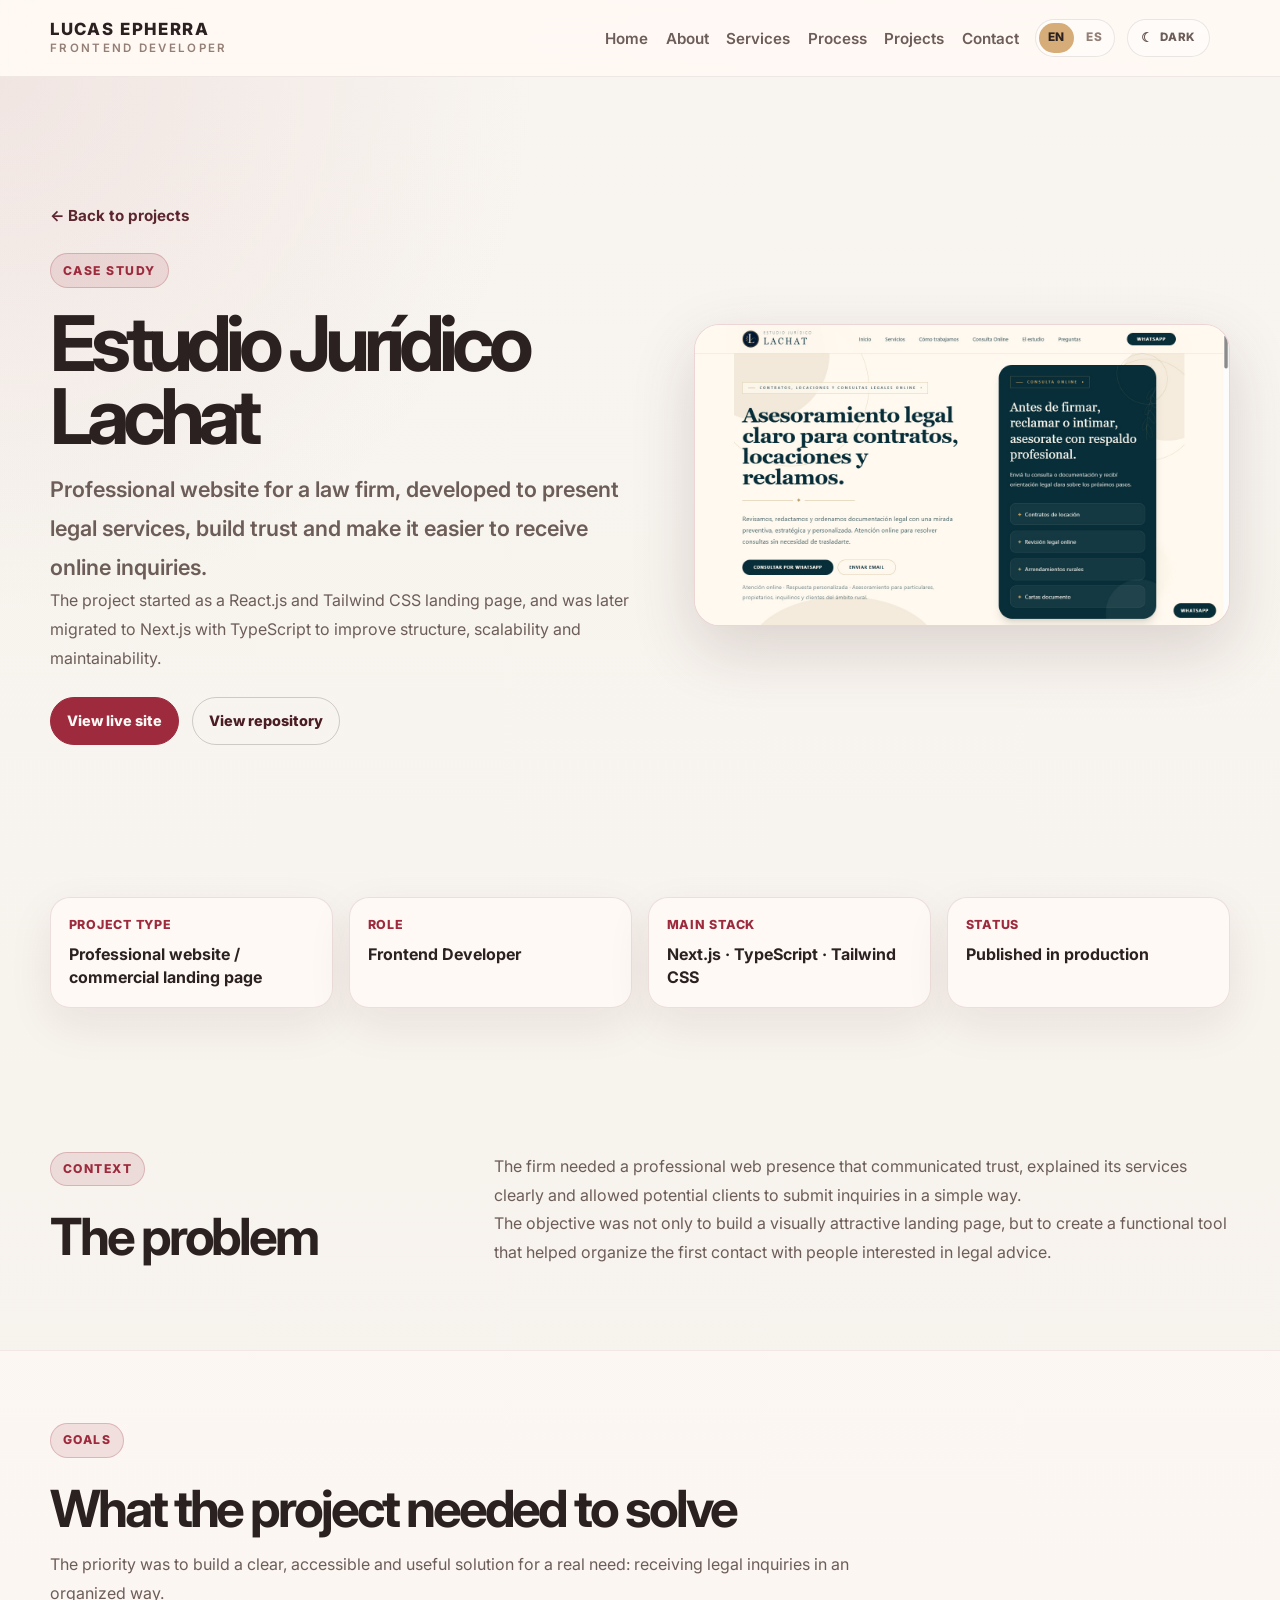
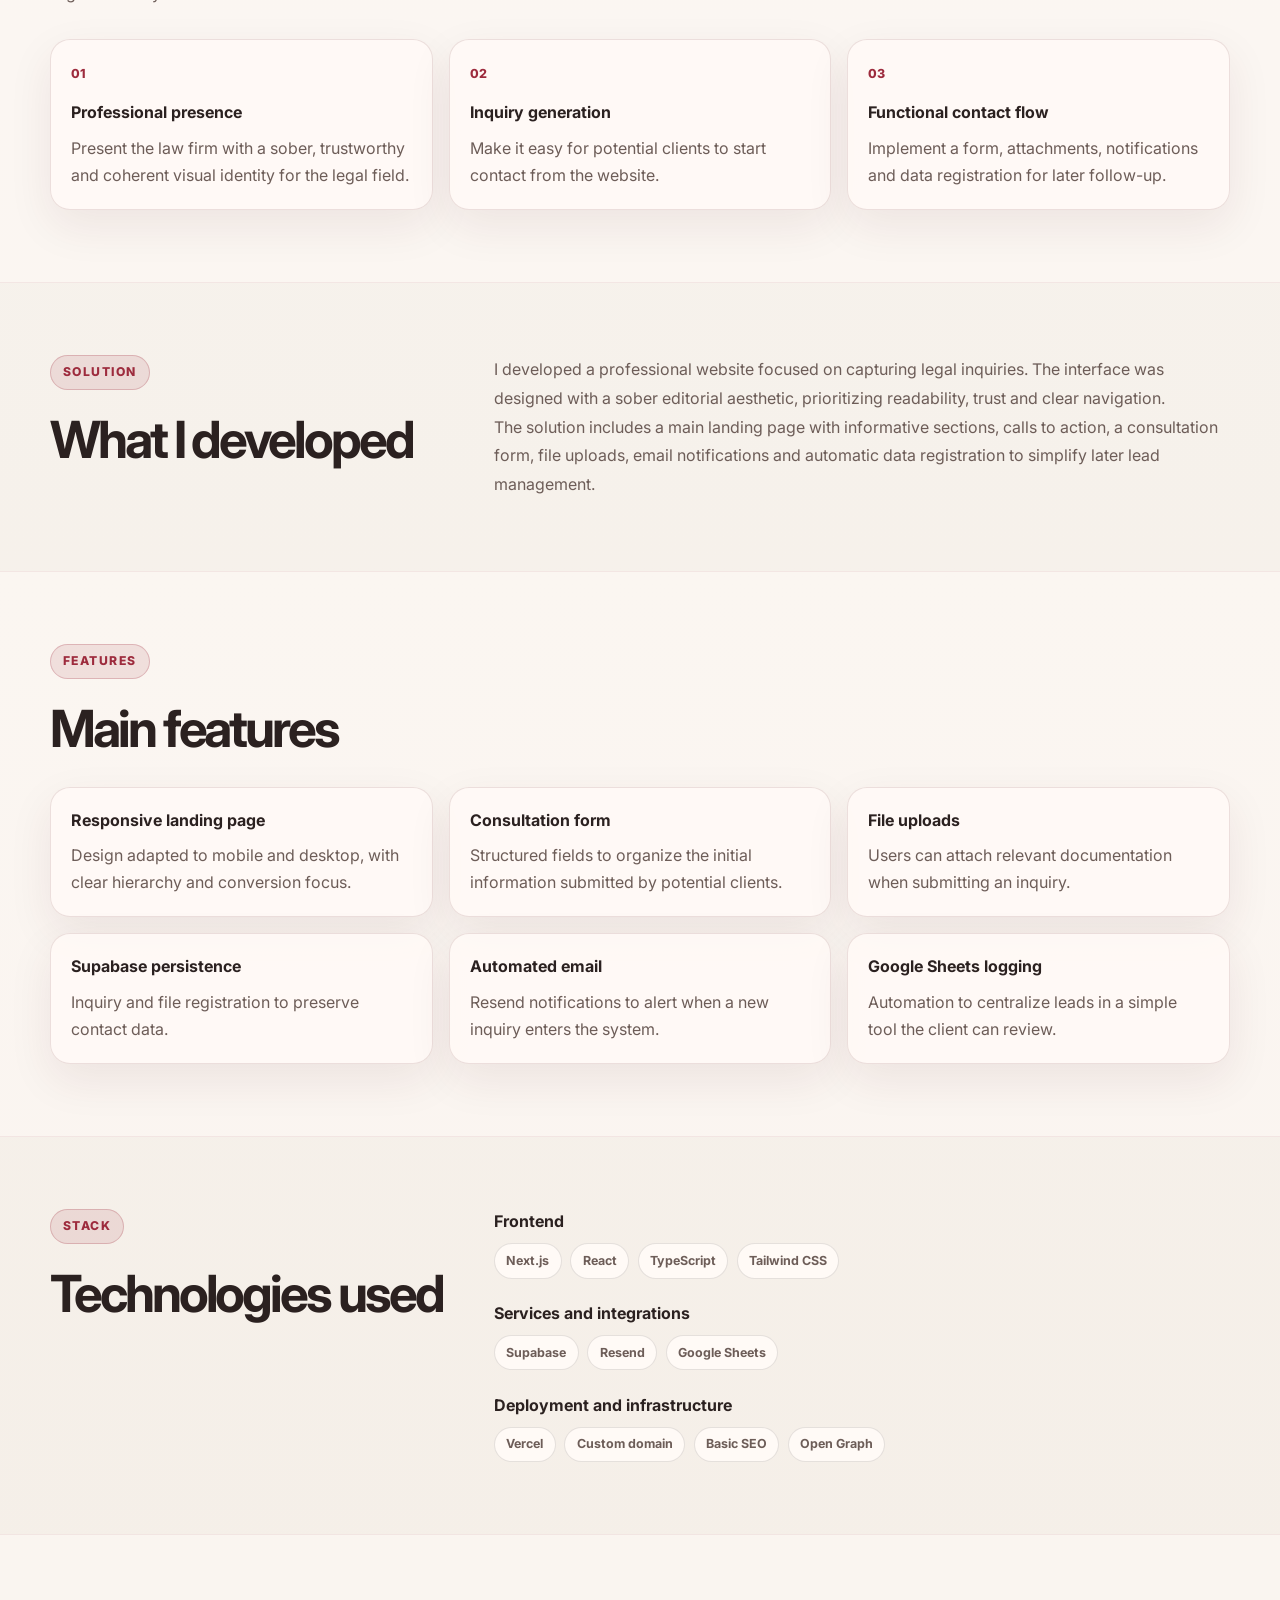
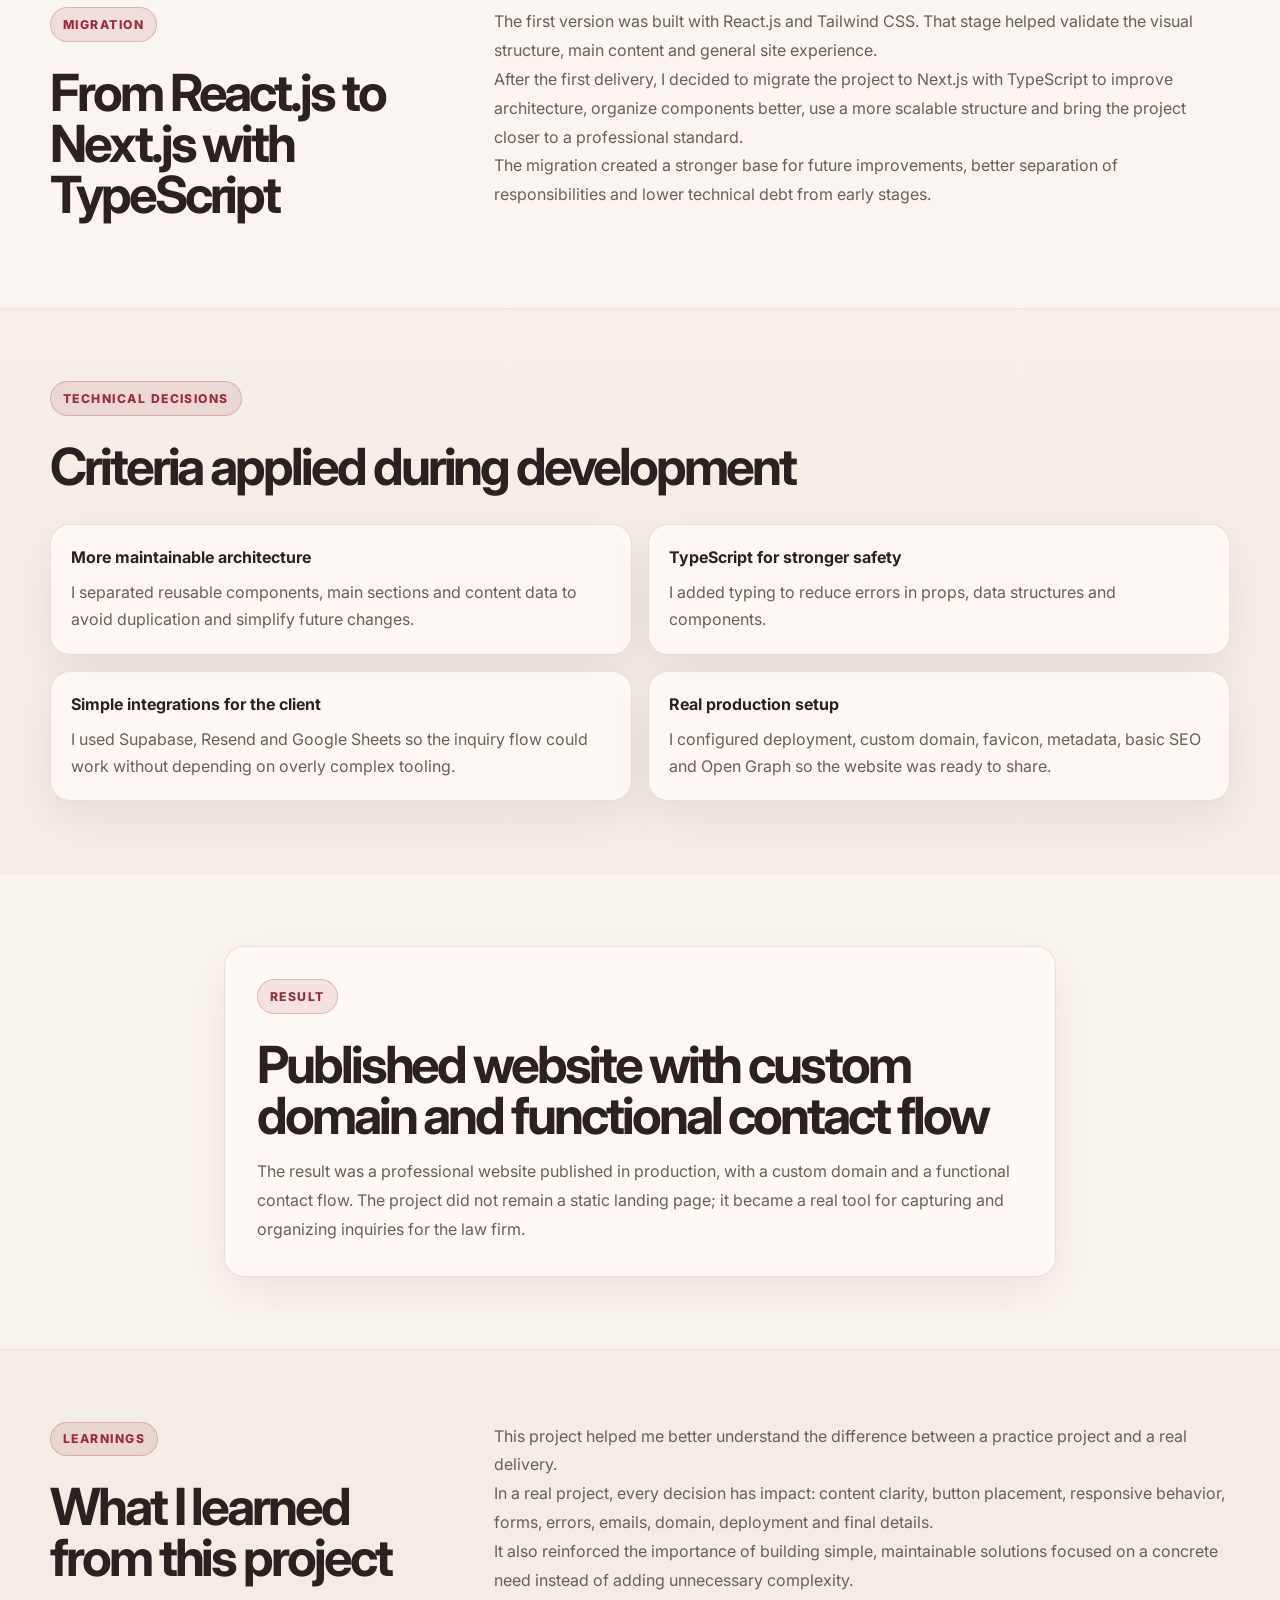
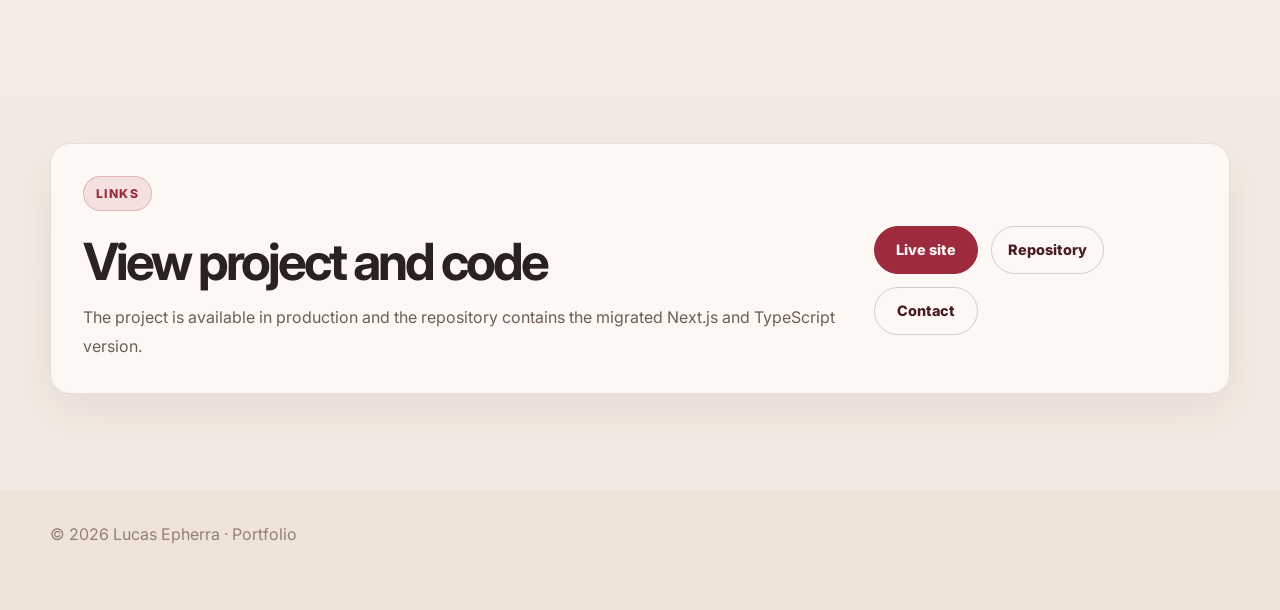
<file: projects/estudio-lachat.html>
<!doctype html>
<html lang="en">
  <head>
    <meta charset="UTF-8" />
    <meta name="viewport" content="width=device-width, initial-scale=1.0" />

    <title>Estudio Jurídico Lachat | Case Study | Lucas Epherra</title>

    <meta
      name="description"
      content="Case study for Estudio Jurídico Lachat, a real client-facing law firm website developed by Lucas Epherra with Next.js, TypeScript, Tailwind CSS, Supabase, Resend and Vercel."
    />
    <meta
      name="keywords"
      content="Estudio Jurídico Lachat, case study, Lucas Epherra, frontend developer, Next.js, TypeScript, Tailwind CSS, Supabase, Resend, Vercel"
    />
    <meta name="author" content="Lucas Epherra" />
    <meta name="theme-color" content="#F8F5F0" />

    <link
      rel="canonical"
      href="https://www.lucasepherra.com.ar/projects/estudio-lachat.html"
    />
    <link
      rel="alternate"
      hreflang="en"
      href="https://www.lucasepherra.com.ar/projects/estudio-lachat.html"
    />
    <link
      rel="alternate"
      hreflang="es"
      href="https://www.lucasepherra.com.ar/es/projects/estudio-lachat.html"
    />

    <link rel="icon" type="image/x-icon" href="../assets/favicon/favicon.ico" />
    <link
      rel="icon"
      type="image/png"
      sizes="32x32"
      href="../assets/favicon/favicon-32x32.png"
    />
    <link
      rel="apple-touch-icon"
      href="../assets/favicon/apple-touch-icon.png"
    />

    <meta property="og:type" content="article" />
    <meta property="og:title" content="Estudio Jurídico Lachat | Case Study" />
    <meta
      property="og:description"
      content="Case study for a professional law firm website built with Next.js, TypeScript, Tailwind CSS, Supabase, Resend and Vercel."
    />
    <meta
      property="og:url"
      content="https://www.lucasepherra.com.ar/projects/estudio-lachat.html"
    />
    <meta
      property="og:image"
      content="https://www.lucasepherra.com.ar/assets/projects/estudio-lachat.jpg"
    />
    <meta property="og:image:width" content="1200" />
    <meta property="og:image:height" content="630" />
    <meta property="og:site_name" content="Lucas Epherra Portfolio" />
    <meta property="og:locale" content="en_US" />

    <meta name="twitter:card" content="summary_large_image" />
    <meta name="twitter:title" content="Estudio Jurídico Lachat | Case Study" />
    <meta
      name="twitter:description"
      content="Real frontend client project developed with Next.js, TypeScript, Tailwind CSS, Supabase, Resend and Vercel."
    />
    <meta
      name="twitter:image"
      content="https://www.lucasepherra.com.ar/assets/projects/estudio-lachat.jpg"
    />

    <script>
      (() => {
        const storageKey = "portfolio-theme";
        const storedTheme = localStorage.getItem(storageKey);
        const prefersDark = window.matchMedia(
          "(prefers-color-scheme: dark)",
        ).matches;
        const theme =
          storedTheme === "dark" || storedTheme === "light"
            ? storedTheme
            : prefersDark
              ? "dark"
              : "light";

        document.documentElement.dataset.theme = theme;
      })();
    </script>

    <link rel="preconnect" href="https://fonts.googleapis.com" />
    <link rel="preconnect" href="https://fonts.gstatic.com" crossorigin />
    <link
      href="https://fonts.googleapis.com/css2?family=Inter:wght@400;500;600;700;800&display=swap"
      rel="stylesheet"
    />
    <link rel="stylesheet" href="../css/style.css" />
    <link rel="stylesheet" href="../css/header.css" />
  </head>

  <body>
    <header class="site-header" data-site-header data-menu-state="closed">
      <div class="site-header__inner">
        <a
          href="../index.html#home"
          class="site-header__brand"
          aria-label="Go to homepage"
        >
          <span class="site-header__brand-main">LUCAS EPHERRA</span>
          <span class="site-header__brand-sub">Frontend Developer</span>
        </a>

        <div class="site-header__desktop" aria-label="Primary">
          <div class="site-header__desktop-nav">
            <ul class="site-header__links" aria-label="Main navigation">
              <li><a href="../index.html#home">Home</a></li>
              <li><a href="../index.html#about">About</a></li>
              <li><a href="../index.html#services">Services</a></li>
              <li><a href="../index.html#process">Process</a></li>
              <li><a href="../index.html#projects">Projects</a></li>
              <li><a href="../index.html#contact">Contact</a></li>
            </ul>

            <div class="site-header__controls">
              <div class="site-header__lang" aria-label="Language selector">
                <a
                  class="is-active"
                  href="./estudio-lachat.html"
                  hreflang="en"
                  lang="en"
                  aria-current="page"
                  >EN</a
                >
                <a href="../es/projects/estudio-lachat.html" hreflang="es" lang="es"
                  >ES</a
                >
              </div>

              <button
                class="site-header__theme"
                type="button"
                data-theme-toggle
                aria-label="Switch to dark mode"
                data-dark-label="Dark"
                data-light-label="Light"
                data-dark-aria="Switch to dark mode"
                data-light-aria="Switch to light mode"
              >
                <span
                  class="site-header__theme-icon"
                  data-theme-icon
                  aria-hidden="true"
                  >☾</span
                >
                <span data-theme-label>Dark</span>
              </button>
            </div>
          </div>
        </div>

        <button
          class="site-header__toggle"
          type="button"
          data-site-menu-button
          aria-expanded="false"
          aria-controls="site-mobile-menu"
          aria-label="Open navigation menu"
        >
          <span class="site-header__toggle-label">Menu</span>
        </button>

        <div
          class="site-header__mobile-panel"
          id="site-mobile-menu"
          data-site-menu-panel
          aria-label="Mobile navigation"
        >
          <div class="site-header__mobile-inner">
            <ul class="site-header__mobile-links">
              <li><a href="../index.html#home" data-site-menu-link>Home</a></li>
              <li>
                <a href="../index.html#about" data-site-menu-link>About</a>
              </li>
              <li>
                <a href="../index.html#services" data-site-menu-link
                  >Services</a
                >
              </li>
              <li>
                <a href="../index.html#process" data-site-menu-link>Process</a>
              </li>
              <li>
                <a href="../index.html#projects" data-site-menu-link
                  >Projects</a
                >
              </li>
              <li>
                <a href="../index.html#contact" data-site-menu-link>Contact</a>
              </li>
            </ul>

            <div class="site-header__mobile-footer">
              <div class="site-header__lang" aria-label="Language selector">
                <a
                  class="is-active"
                  href="./estudio-lachat.html"
                  hreflang="en"
                  lang="en"
                  aria-current="page"
                  >EN</a
                >
                <a href="../es/projects/estudio-lachat.html" hreflang="es" lang="es"
                  >ES</a
                >
              </div>

              <button
                class="site-header__theme"
                type="button"
                data-theme-toggle
                aria-label="Switch to dark mode"
                data-dark-label="Dark"
                data-light-label="Light"
                data-dark-aria="Switch to dark mode"
                data-light-aria="Switch to light mode"
              >
                <span
                  class="site-header__theme-icon"
                  data-theme-icon
                  aria-hidden="true"
                  >☾</span
                >
                <span data-theme-label>Dark</span>
              </button>
            </div>
          </div>
        </div>
      </div>
    </header>

    <main class="case-study-main">
      <section class="case-hero" aria-labelledby="case-title">
        <div class="container case-hero-grid">
          <div class="case-hero-content">
            <a class="case-back-link" href="../index.html#projects"
              >← Back to projects</a
            >
            <span class="section-kicker">Case study</span>
            <h1 id="case-title">Estudio Jurídico Lachat</h1>
            <p class="case-hero-lead">
              Professional website for a law firm, developed to present legal
              services, build trust and make it easier to receive online
              inquiries.
            </p>
            <p>
              The project started as a React.js and Tailwind CSS landing page,
              and was later migrated to Next.js with TypeScript to improve
              structure, scalability and maintainability.
            </p>
            <div class="case-actions" aria-label="Main links">
              <a
                class="project-link project-link--primary"
                href="https://www.estudiolachat.com.ar/"
                target="_blank"
                rel="noopener noreferrer"
                >View live site</a
              >
              <a
                class="project-link"
                href="https://github.com/Lucas-Epherra/estudio-lachat-next"
                target="_blank"
                rel="noopener noreferrer"
                >View repository</a
              >
            </div>
          </div>
          <figure class="case-hero-media">
            <img
              src="../assets/projects/estudio-lachat.jpg"
              alt="Screenshot of the Estudio Jurídico Lachat website"
              width="1200"
              height="760"
              loading="eager"
              decoding="async"
            />
          </figure>
        </div>
      </section>

      <section class="case-section" aria-labelledby="summary-title">
        <div class="container">
          <div class="case-summary-grid">
            <article class="case-summary-card">
              <span>Project type</span
              ><strong>Professional website / commercial landing page</strong>
            </article>
            <article class="case-summary-card">
              <span>Role</span><strong>Frontend Developer</strong>
            </article>
            <article class="case-summary-card">
              <span>Main stack</span
              ><strong>Next.js · TypeScript · Tailwind CSS</strong>
            </article>
            <article class="case-summary-card">
              <span>Status</span><strong>Published in production</strong>
            </article>
          </div>
        </div>
      </section>

      <section class="case-section" aria-labelledby="context-title">
        <div class="container case-two-columns">
          <div>
            <span class="section-kicker">Context</span>
            <h2 id="context-title">The problem</h2>
          </div>
          <div class="case-copy">
            <p>
              The firm needed a professional web presence that communicated
              trust, explained its services clearly and allowed potential
              clients to submit inquiries in a simple way.
            </p>
            <p>
              The objective was not only to build a visually attractive landing
              page, but to create a functional tool that helped organize the
              first contact with people interested in legal advice.
            </p>
          </div>
        </div>
      </section>

      <section
        class="case-section case-section-muted"
        aria-labelledby="goals-title"
      >
        <div class="container">
          <div class="case-section-heading">
            <span class="section-kicker">Goals</span>
            <h2 id="goals-title">What the project needed to solve</h2>
            <p>
              The priority was to build a clear, accessible and useful solution
              for a real need: receiving legal inquiries in an organized way.
            </p>
          </div>
          <div class="case-card-grid">
            <article class="case-info-card">
              <span>01</span>
              <h3>Professional presence</h3>
              <p>
                Present the law firm with a sober, trustworthy and coherent
                visual identity for the legal field.
              </p>
            </article>
            <article class="case-info-card">
              <span>02</span>
              <h3>Inquiry generation</h3>
              <p>
                Make it easy for potential clients to start contact from the
                website.
              </p>
            </article>
            <article class="case-info-card">
              <span>03</span>
              <h3>Functional contact flow</h3>
              <p>
                Implement a form, attachments, notifications and data
                registration for later follow-up.
              </p>
            </article>
          </div>
        </div>
      </section>

      <section class="case-section" aria-labelledby="solution-title">
        <div class="container case-two-columns">
          <div>
            <span class="section-kicker">Solution</span>
            <h2 id="solution-title">What I developed</h2>
          </div>
          <div class="case-copy">
            <p>
              I developed a professional website focused on capturing legal
              inquiries. The interface was designed with a sober editorial
              aesthetic, prioritizing readability, trust and clear navigation.
            </p>
            <p>
              The solution includes a main landing page with informative
              sections, calls to action, a consultation form, file uploads,
              email notifications and automatic data registration to simplify
              later lead management.
            </p>
          </div>
        </div>
      </section>

      <section
        class="case-section case-section-muted"
        aria-labelledby="features-title"
      >
        <div class="container">
          <div class="case-section-heading">
            <span class="section-kicker">Features</span>
            <h2 id="features-title">Main features</h2>
          </div>
          <div class="case-feature-list">
            <article>
              <h3>Responsive landing page</h3>
              <p>
                Design adapted to mobile and desktop, with clear hierarchy and
                conversion focus.
              </p>
            </article>
            <article>
              <h3>Consultation form</h3>
              <p>
                Structured fields to organize the initial information submitted
                by potential clients.
              </p>
            </article>
            <article>
              <h3>File uploads</h3>
              <p>
                Users can attach relevant documentation when submitting an
                inquiry.
              </p>
            </article>
            <article>
              <h3>Supabase persistence</h3>
              <p>Inquiry and file registration to preserve contact data.</p>
            </article>
            <article>
              <h3>Automated email</h3>
              <p>
                Resend notifications to alert when a new inquiry enters the
                system.
              </p>
            </article>
            <article>
              <h3>Google Sheets logging</h3>
              <p>
                Automation to centralize leads in a simple tool the client can
                review.
              </p>
            </article>
          </div>
        </div>
      </section>

      <section class="case-section" aria-labelledby="stack-title">
        <div class="container case-two-columns">
          <div>
            <span class="section-kicker">Stack</span>
            <h2 id="stack-title">Technologies used</h2>
          </div>
          <div>
            <div class="case-stack-group">
              <h3>Frontend</h3>
              <div class="project-stack">
                <span>Next.js</span><span>React</span><span>TypeScript</span
                ><span>Tailwind CSS</span>
              </div>
            </div>
            <div class="case-stack-group">
              <h3>Services and integrations</h3>
              <div class="project-stack">
                <span>Supabase</span><span>Resend</span
                ><span>Google Sheets</span>
              </div>
            </div>
            <div class="case-stack-group">
              <h3>Deployment and infrastructure</h3>
              <div class="project-stack">
                <span>Vercel</span><span>Custom domain</span
                ><span>Basic SEO</span><span>Open Graph</span>
              </div>
            </div>
          </div>
        </div>
      </section>

      <section
        class="case-section case-section-muted"
        aria-labelledby="migration-title"
      >
        <div class="container case-two-columns">
          <div>
            <span class="section-kicker">Migration</span>
            <h2 id="migration-title">
              From React.js to Next.js with TypeScript
            </h2>
          </div>
          <div class="case-copy">
            <p>
              The first version was built with React.js and Tailwind CSS. That
              stage helped validate the visual structure, main content and
              general site experience.
            </p>
            <p>
              After the first delivery, I decided to migrate the project to
              Next.js with TypeScript to improve architecture, organize
              components better, use a more scalable structure and bring the
              project closer to a professional standard.
            </p>
            <p>
              The migration created a stronger base for future improvements,
              better separation of responsibilities and lower technical debt
              from early stages.
            </p>
          </div>
        </div>
      </section>

      <section class="case-section" aria-labelledby="decisions-title">
        <div class="container">
          <div class="case-section-heading">
            <span class="section-kicker">Technical decisions</span>
            <h2 id="decisions-title">Criteria applied during development</h2>
          </div>
          <div class="case-decision-list">
            <article>
              <h3>More maintainable architecture</h3>
              <p>
                I separated reusable components, main sections and content data
                to avoid duplication and simplify future changes.
              </p>
            </article>
            <article>
              <h3>TypeScript for stronger safety</h3>
              <p>
                I added typing to reduce errors in props, data structures and
                components.
              </p>
            </article>
            <article>
              <h3>Simple integrations for the client</h3>
              <p>
                I used Supabase, Resend and Google Sheets so the inquiry flow
                could work without depending on overly complex tooling.
              </p>
            </article>
            <article>
              <h3>Real production setup</h3>
              <p>
                I configured deployment, custom domain, favicon, metadata, basic
                SEO and Open Graph so the website was ready to share.
              </p>
            </article>
          </div>
        </div>
      </section>

      <section
        class="case-section case-section-muted"
        aria-labelledby="result-title"
      >
        <div class="container case-result-card">
          <span class="section-kicker">Result</span>
          <h2 id="result-title">
            Published website with custom domain and functional contact flow
          </h2>
          <p>
            The result was a professional website published in production, with
            a custom domain and a functional contact flow. The project did not
            remain a static landing page; it became a real tool for capturing
            and organizing inquiries for the law firm.
          </p>
        </div>
      </section>

      <section class="case-section" aria-labelledby="learning-title">
        <div class="container case-two-columns">
          <div>
            <span class="section-kicker">Learnings</span>
            <h2 id="learning-title">What I learned from this project</h2>
          </div>
          <div class="case-copy">
            <p>
              This project helped me better understand the difference between a
              practice project and a real delivery.
            </p>
            <p>
              In a real project, every decision has impact: content clarity,
              button placement, responsive behavior, forms, errors, emails,
              domain, deployment and final details.
            </p>
            <p>
              It also reinforced the importance of building simple, maintainable
              solutions focused on a concrete need instead of adding unnecessary
              complexity.
            </p>
          </div>
        </div>
      </section>

      <section
        class="case-section case-final-cta"
        aria-labelledby="links-title"
      >
        <div class="container case-final-card">
          <div>
            <span class="section-kicker">Links</span>
            <h2 id="links-title">View project and code</h2>
            <p>
              The project is available in production and the repository contains
              the migrated Next.js and TypeScript version.
            </p>
          </div>
          <div class="case-actions">
            <a
              class="project-link project-link--primary"
              href="https://www.estudiolachat.com.ar/"
              target="_blank"
              rel="noopener noreferrer"
              >Live site</a
            ><a
              class="project-link"
              href="https://github.com/Lucas-Epherra/estudio-lachat-next"
              target="_blank"
              rel="noopener noreferrer"
              >Repository</a
            ><a class="project-link" href="../index.html#contact">Contact</a>
          </div>
        </div>
      </section>
    </main>

    <footer class="footer">
      <div class="container">
        <p>© <span id="currentYear"></span> Lucas Epherra · Portfolio</p>
      </div>
    </footer>
    <script src="../js/app.js"></script>
  </body>
</html>
</file>
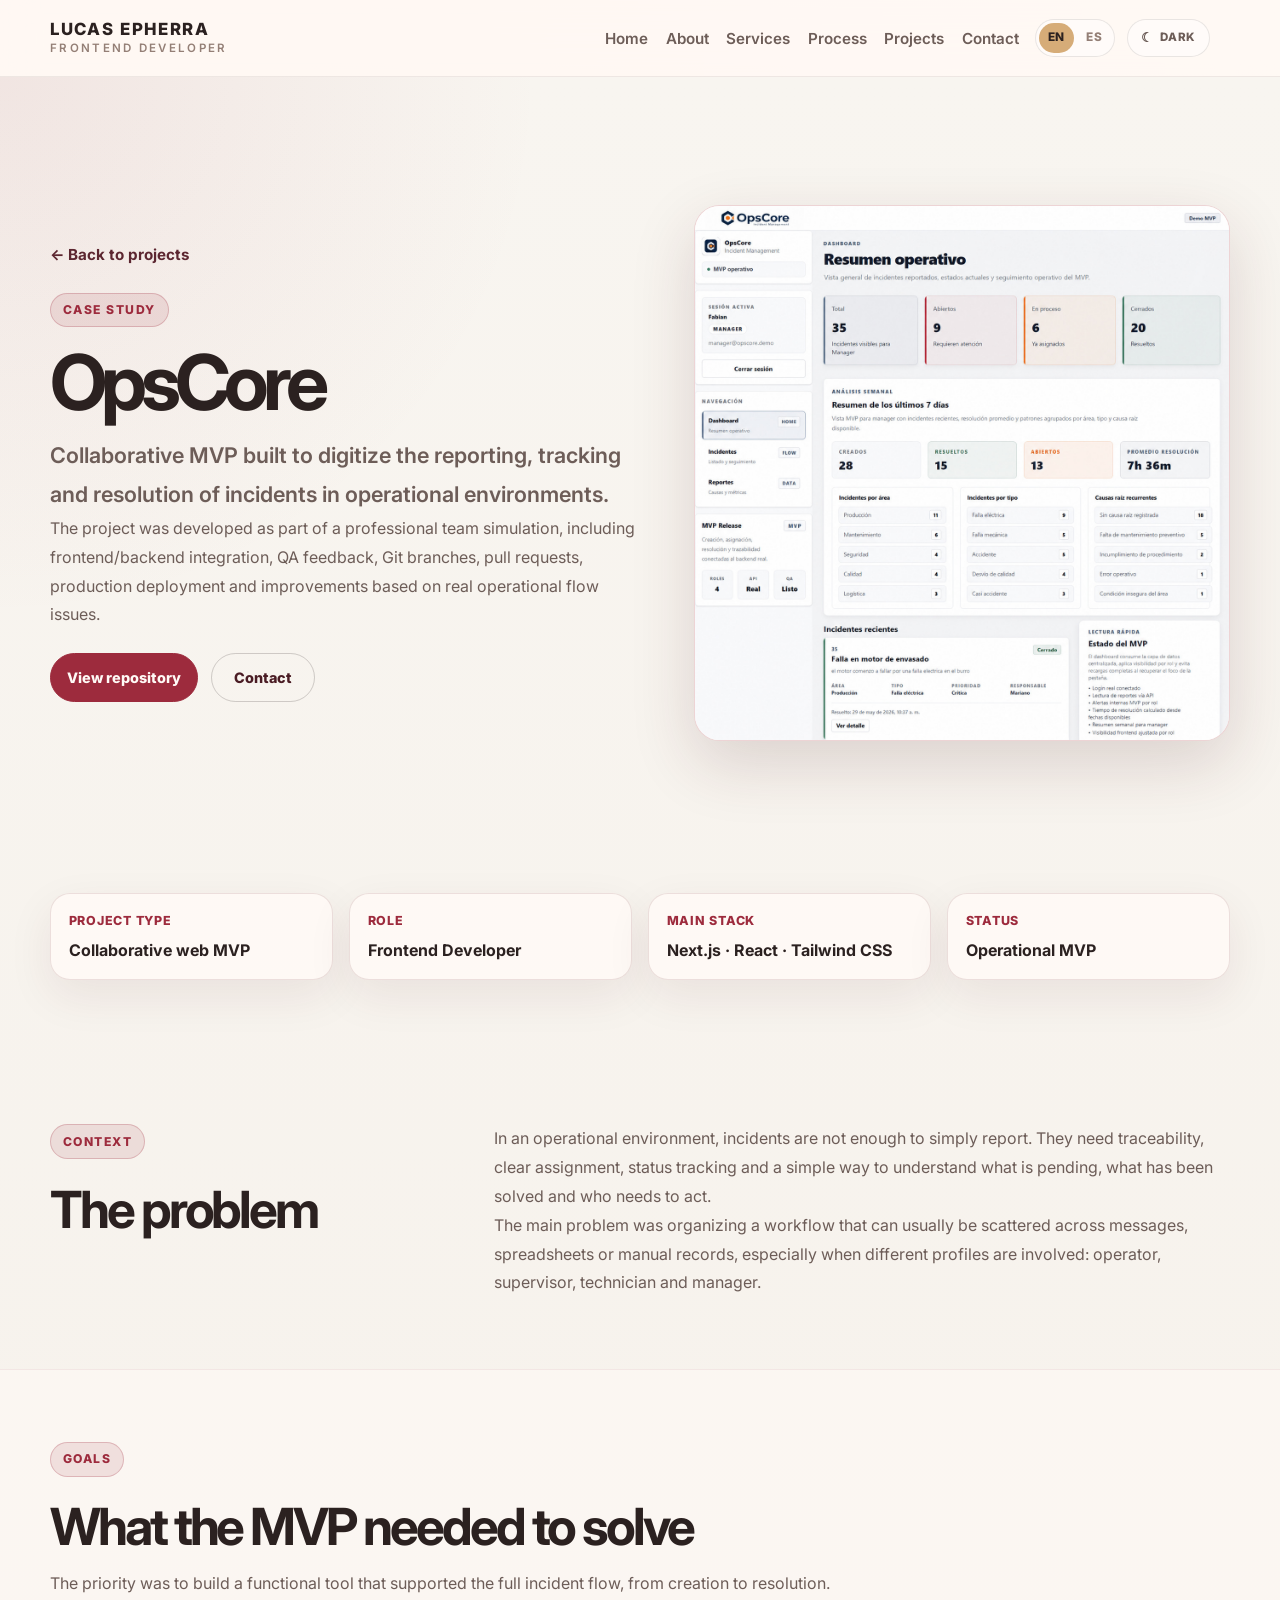
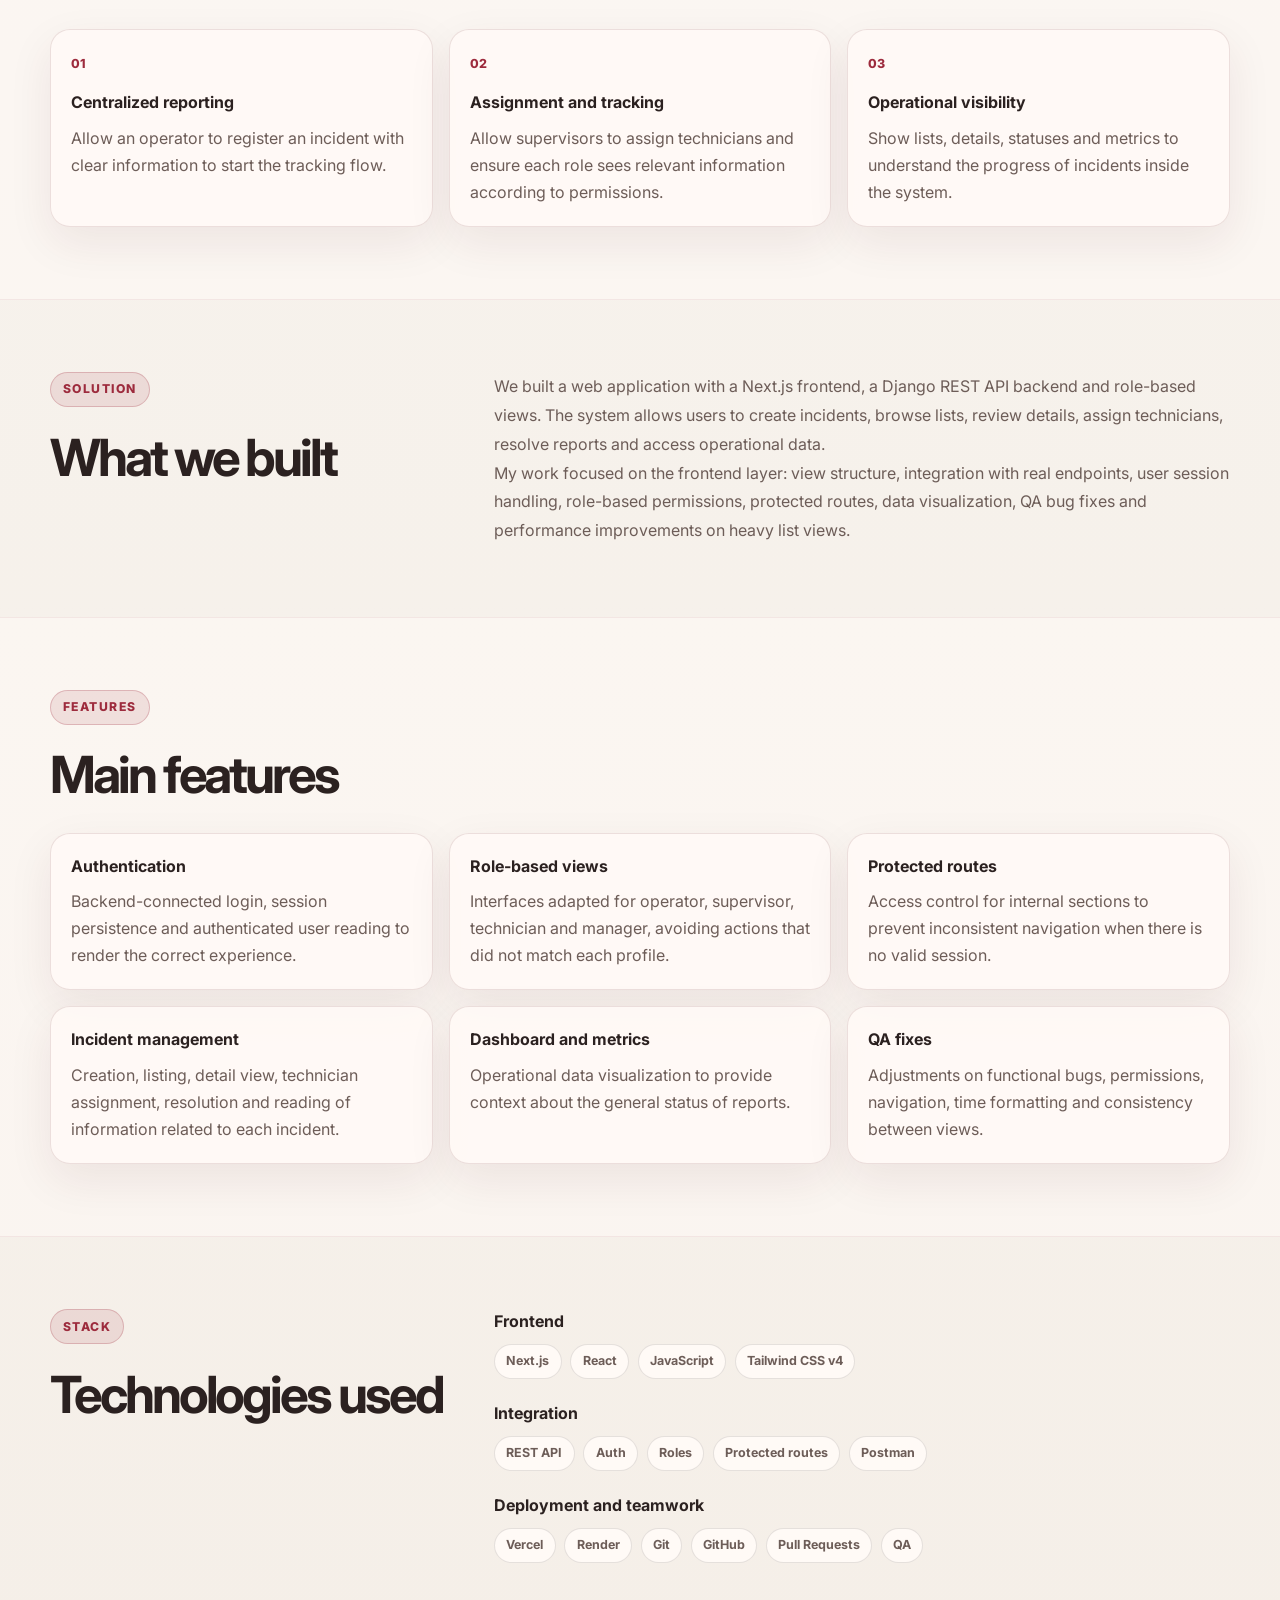
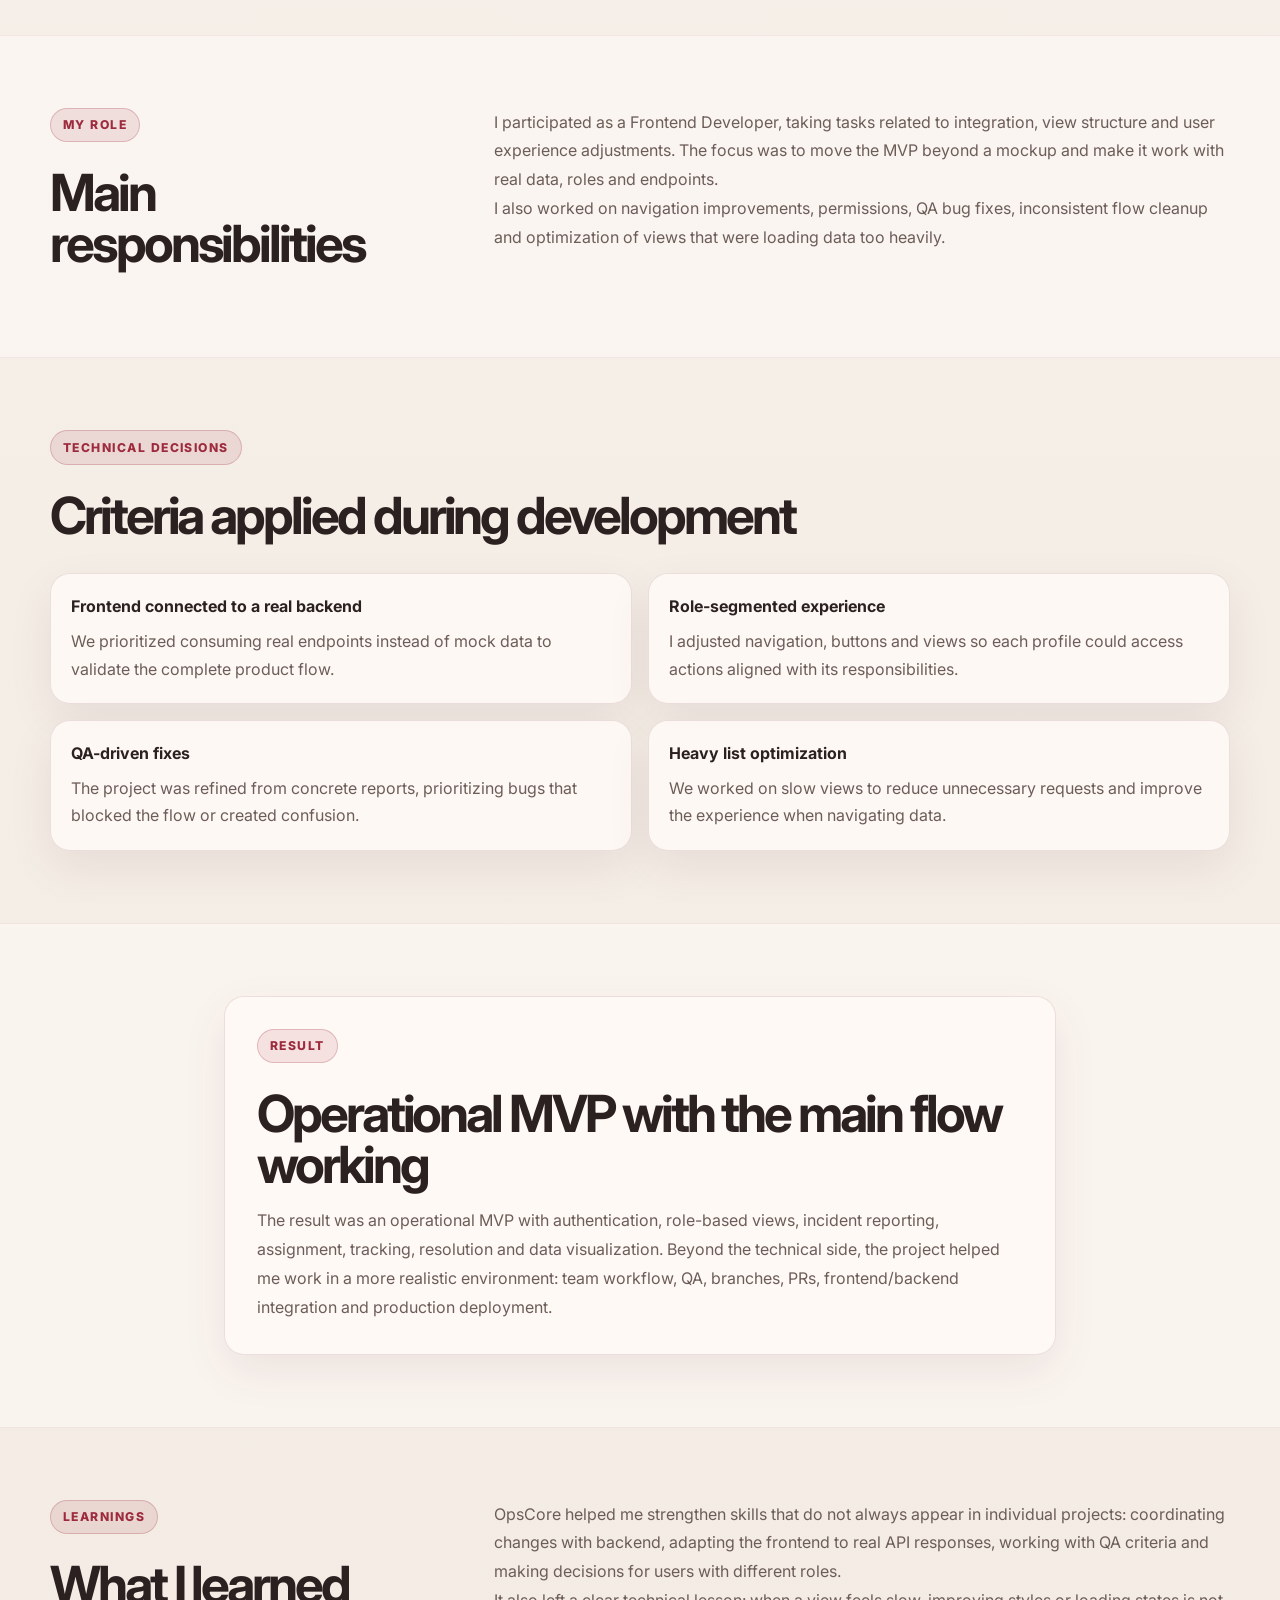
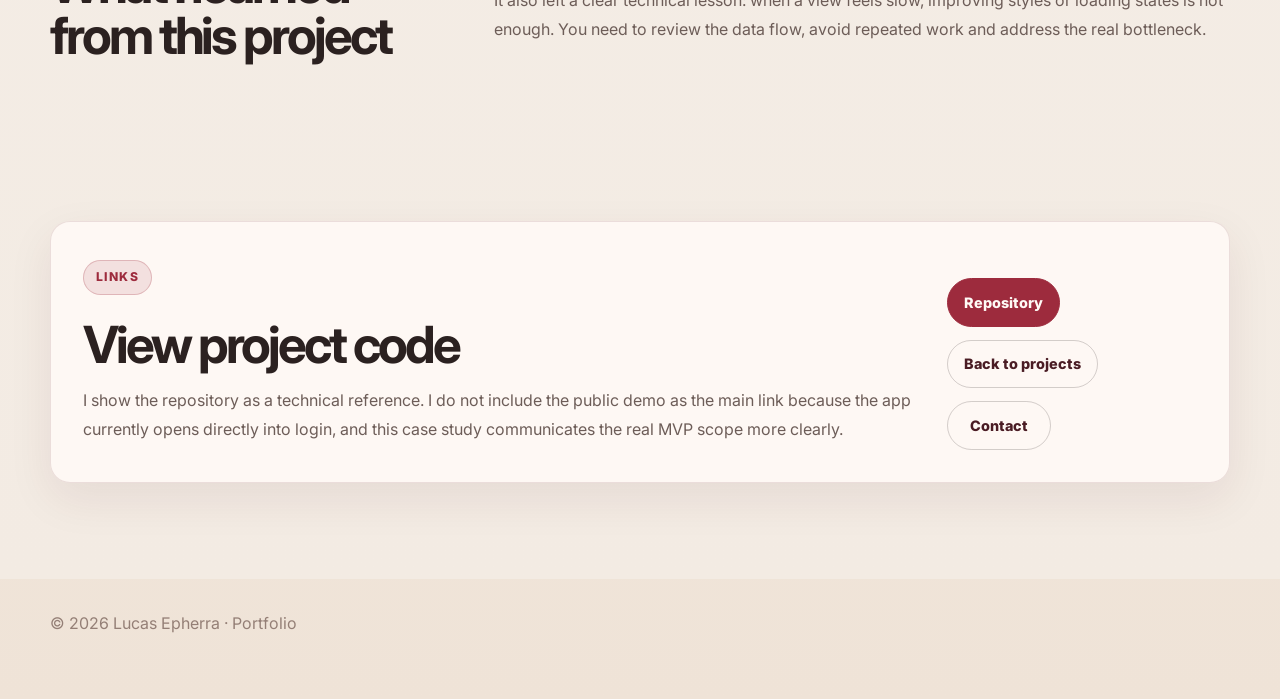
<file: projects/opscore.html>
<!doctype html>
<html lang="en">
  <head>
    <meta charset="UTF-8" />
    <meta name="viewport" content="width=device-width, initial-scale=1.0" />

    <title>OpsCore | Case Study | Lucas Epherra</title>

    <meta
      name="description"
      content="Case study for OpsCore, a collaborative MVP for operational incident management. Built with Next.js, React, Tailwind CSS, REST API integration, authentication, roles, Vercel and Render."
    />
    <meta
      name="keywords"
      content="OpsCore, case study, Lucas Epherra, frontend developer, Next.js, React, Tailwind CSS, REST API, authentication, roles, Vercel, Render"
    />
    <meta name="author" content="Lucas Epherra" />
    <meta name="theme-color" content="#F8F5F0" />

    <link
      rel="canonical"
      href="https://www.lucasepherra.com.ar/projects/opscore.html"
    />
    <link
      rel="alternate"
      hreflang="en"
      href="https://www.lucasepherra.com.ar/projects/opscore.html"
    />
    <link
      rel="alternate"
      hreflang="es"
      href="https://www.lucasepherra.com.ar/es/projects/opscore.html"
    />

    <link rel="icon" type="image/x-icon" href="../assets/favicon/favicon.ico" />
    <link
      rel="icon"
      type="image/png"
      sizes="32x32"
      href="../assets/favicon/favicon-32x32.png"
    />
    <link
      rel="apple-touch-icon"
      href="../assets/favicon/apple-touch-icon.png"
    />

    <meta property="og:type" content="article" />
    <meta property="og:title" content="OpsCore | Case Study" />
    <meta
      property="og:description"
      content="Collaborative MVP for operational incident management with frontend integration, REST API consumption, authentication, roles, protected routes and performance improvements."
    />
    <meta
      property="og:url"
      content="https://www.lucasepherra.com.ar/projects/opscore.html"
    />
    <meta
      property="og:image"
      content="https://www.lucasepherra.com.ar/assets/projects/opscore.jpg"
    />
    <meta property="og:image:width" content="1200" />
    <meta property="og:image:height" content="630" />
    <meta property="og:site_name" content="Lucas Epherra Portfolio" />
    <meta property="og:locale" content="en_US" />

    <meta name="twitter:card" content="summary_large_image" />
    <meta name="twitter:title" content="OpsCore | Case Study" />
    <meta
      name="twitter:description"
      content="Collaborative frontend project built with Next.js, React, Tailwind CSS, REST API integration, authentication, roles, Vercel and Render."
    />
    <meta
      name="twitter:image"
      content="https://www.lucasepherra.com.ar/assets/projects/opscore.jpg"
    />

    <script>
      (() => {
        const storageKey = "portfolio-theme";
        const storedTheme = localStorage.getItem(storageKey);
        const prefersDark = window.matchMedia(
          "(prefers-color-scheme: dark)",
        ).matches;
        const theme =
          storedTheme === "dark" || storedTheme === "light"
            ? storedTheme
            : prefersDark
              ? "dark"
              : "light";

        document.documentElement.dataset.theme = theme;
      })();
    </script>

    <link rel="preconnect" href="https://fonts.googleapis.com" />
    <link rel="preconnect" href="https://fonts.gstatic.com" crossorigin />
    <link
      href="https://fonts.googleapis.com/css2?family=Inter:wght@400;500;600;700;800&display=swap"
      rel="stylesheet"
    />
    <link rel="stylesheet" href="../css/style.css" />
    <link rel="stylesheet" href="../css/header.css" />
  </head>

  <body>
    <header class="site-header" data-site-header data-menu-state="closed">
      <div class="site-header__inner">
        <a
          href="../index.html#home"
          class="site-header__brand"
          aria-label="Go to homepage"
        >
          <span class="site-header__brand-main">LUCAS EPHERRA</span>
          <span class="site-header__brand-sub">Frontend Developer</span>
        </a>

        <div class="site-header__desktop" aria-label="Primary">
          <div class="site-header__desktop-nav">
            <ul class="site-header__links" aria-label="Main navigation">
              <li><a href="../index.html#home">Home</a></li>
              <li><a href="../index.html#about">About</a></li>
              <li><a href="../index.html#services">Services</a></li>
              <li><a href="../index.html#process">Process</a></li>
              <li><a href="../index.html#projects">Projects</a></li>
              <li><a href="../index.html#contact">Contact</a></li>
            </ul>

            <div class="site-header__controls">
              <div class="site-header__lang" aria-label="Language selector">
                <a
                  class="is-active"
                  href="./opscore.html"
                  hreflang="en"
                  lang="en"
                  aria-current="page"
                  >EN</a
                >
                <a href="../es/projects/opscore.html" hreflang="es" lang="es"
                  >ES</a
                >
              </div>

              <button
                class="site-header__theme"
                type="button"
                data-theme-toggle
                aria-label="Switch to dark mode"
                data-dark-label="Dark"
                data-light-label="Light"
                data-dark-aria="Switch to dark mode"
                data-light-aria="Switch to light mode"
              >
                <span
                  class="site-header__theme-icon"
                  data-theme-icon
                  aria-hidden="true"
                  >☾</span
                >
                <span data-theme-label>Dark</span>
              </button>
            </div>
          </div>
        </div>

        <button
          class="site-header__toggle"
          type="button"
          data-site-menu-button
          aria-expanded="false"
          aria-controls="site-mobile-menu"
          aria-label="Open navigation menu"
        >
          <span class="site-header__toggle-label">Menu</span>
        </button>

        <div
          class="site-header__mobile-panel"
          id="site-mobile-menu"
          data-site-menu-panel
          aria-label="Mobile navigation"
        >
          <div class="site-header__mobile-inner">
            <ul class="site-header__mobile-links">
              <li><a href="../index.html#home" data-site-menu-link>Home</a></li>
              <li>
                <a href="../index.html#about" data-site-menu-link>About</a>
              </li>
              <li>
                <a href="../index.html#services" data-site-menu-link
                  >Services</a
                >
              </li>
              <li>
                <a href="../index.html#process" data-site-menu-link>Process</a>
              </li>
              <li>
                <a href="../index.html#projects" data-site-menu-link
                  >Projects</a
                >
              </li>
              <li>
                <a href="../index.html#contact" data-site-menu-link>Contact</a>
              </li>
            </ul>

            <div class="site-header__mobile-footer">
              <div class="site-header__lang" aria-label="Language selector">
                <a
                  class="is-active"
                  href="./opscore.html"
                  hreflang="en"
                  lang="en"
                  aria-current="page"
                  >EN</a
                >
                <a href="../es/projects/opscore.html" hreflang="es" lang="es"
                  >ES</a
                >
              </div>

              <button
                class="site-header__theme"
                type="button"
                data-theme-toggle
                aria-label="Switch to dark mode"
                data-dark-label="Dark"
                data-light-label="Light"
                data-dark-aria="Switch to dark mode"
                data-light-aria="Switch to light mode"
              >
                <span
                  class="site-header__theme-icon"
                  data-theme-icon
                  aria-hidden="true"
                  >☾</span
                >
                <span data-theme-label>Dark</span>
              </button>
            </div>
          </div>
        </div>
      </div>
    </header>

    <main class="case-study-main">
      <section class="case-hero" aria-labelledby="case-title">
        <div class="container case-hero-grid">
          <div class="case-hero-content">
            <a class="case-back-link" href="../index.html#projects"
              >← Back to projects</a
            >
            <span class="section-kicker">Case study</span>
            <h1 id="case-title">OpsCore</h1>
            <p class="case-hero-lead">
              Collaborative MVP built to digitize the reporting, tracking and
              resolution of incidents in operational environments.
            </p>
            <p>
              The project was developed as part of a professional team
              simulation, including frontend/backend integration, QA feedback,
              Git branches, pull requests, production deployment and
              improvements based on real operational flow issues.
            </p>
            <div class="case-actions" aria-label="Main links">
              <a
                class="project-link project-link--primary"
                href="https://github.com/No-Country-simulation/S04-26-Equipo-19-Web-App-Development"
                target="_blank"
                rel="noopener noreferrer"
                >View repository</a
              >
              <a class="project-link" href="../index.html#contact">Contact</a>
            </div>
          </div>
          <figure class="case-hero-media">
            <img
              src="../assets/projects/opscore.jpg"
              alt="Screenshot of the OpsCore web system"
              width="1200"
              height="760"
              loading="eager"
              decoding="async"
            />
          </figure>
        </div>
      </section>

      <section class="case-section" aria-labelledby="summary-title">
        <div class="container">
          <div class="case-summary-grid">
            <article class="case-summary-card">
              <span>Project type</span><strong>Collaborative web MVP</strong>
            </article>
            <article class="case-summary-card">
              <span>Role</span><strong>Frontend Developer</strong>
            </article>
            <article class="case-summary-card">
              <span>Main stack</span
              ><strong>Next.js · React · Tailwind CSS</strong>
            </article>
            <article class="case-summary-card">
              <span>Status</span><strong>Operational MVP</strong>
            </article>
          </div>
        </div>
      </section>

      <section class="case-section" aria-labelledby="context-title">
        <div class="container case-two-columns">
          <div>
            <span class="section-kicker">Context</span>
            <h2 id="context-title">The problem</h2>
          </div>
          <div class="case-copy">
            <p>
              In an operational environment, incidents are not enough to simply
              report. They need traceability, clear assignment, status tracking
              and a simple way to understand what is pending, what has been
              solved and who needs to act.
            </p>
            <p>
              The main problem was organizing a workflow that can usually be
              scattered across messages, spreadsheets or manual records,
              especially when different profiles are involved: operator,
              supervisor, technician and manager.
            </p>
          </div>
        </div>
      </section>

      <section
        class="case-section case-section-muted"
        aria-labelledby="goals-title"
      >
        <div class="container">
          <div class="case-section-heading">
            <span class="section-kicker">Goals</span>
            <h2 id="goals-title">What the MVP needed to solve</h2>
            <p>
              The priority was to build a functional tool that supported the
              full incident flow, from creation to resolution.
            </p>
          </div>
          <div class="case-card-grid">
            <article class="case-info-card">
              <span>01</span>
              <h3>Centralized reporting</h3>
              <p>
                Allow an operator to register an incident with clear information
                to start the tracking flow.
              </p>
            </article>
            <article class="case-info-card">
              <span>02</span>
              <h3>Assignment and tracking</h3>
              <p>
                Allow supervisors to assign technicians and ensure each role
                sees relevant information according to permissions.
              </p>
            </article>
            <article class="case-info-card">
              <span>03</span>
              <h3>Operational visibility</h3>
              <p>
                Show lists, details, statuses and metrics to understand the
                progress of incidents inside the system.
              </p>
            </article>
          </div>
        </div>
      </section>

      <section class="case-section" aria-labelledby="solution-title">
        <div class="container case-two-columns">
          <div>
            <span class="section-kicker">Solution</span>
            <h2 id="solution-title">What we built</h2>
          </div>
          <div class="case-copy">
            <p>
              We built a web application with a Next.js frontend, a Django REST
              API backend and role-based views. The system allows users to
              create incidents, browse lists, review details, assign
              technicians, resolve reports and access operational data.
            </p>
            <p>
              My work focused on the frontend layer: view structure, integration
              with real endpoints, user session handling, role-based
              permissions, protected routes, data visualization, QA bug fixes
              and performance improvements on heavy list views.
            </p>
          </div>
        </div>
      </section>

      <section
        class="case-section case-section-muted"
        aria-labelledby="features-title"
      >
        <div class="container">
          <div class="case-section-heading">
            <span class="section-kicker">Features</span>
            <h2 id="features-title">Main features</h2>
          </div>
          <div class="case-feature-list">
            <article>
              <h3>Authentication</h3>
              <p>
                Backend-connected login, session persistence and authenticated
                user reading to render the correct experience.
              </p>
            </article>
            <article>
              <h3>Role-based views</h3>
              <p>
                Interfaces adapted for operator, supervisor, technician and
                manager, avoiding actions that did not match each profile.
              </p>
            </article>
            <article>
              <h3>Protected routes</h3>
              <p>
                Access control for internal sections to prevent inconsistent
                navigation when there is no valid session.
              </p>
            </article>
            <article>
              <h3>Incident management</h3>
              <p>
                Creation, listing, detail view, technician assignment,
                resolution and reading of information related to each incident.
              </p>
            </article>
            <article>
              <h3>Dashboard and metrics</h3>
              <p>
                Operational data visualization to provide context about the
                general status of reports.
              </p>
            </article>
            <article>
              <h3>QA fixes</h3>
              <p>
                Adjustments on functional bugs, permissions, navigation, time
                formatting and consistency between views.
              </p>
            </article>
          </div>
        </div>
      </section>

      <section class="case-section" aria-labelledby="stack-title">
        <div class="container case-two-columns">
          <div>
            <span class="section-kicker">Stack</span>
            <h2 id="stack-title">Technologies used</h2>
          </div>
          <div>
            <div class="case-stack-group">
              <h3>Frontend</h3>
              <div class="project-stack">
                <span>Next.js</span><span>React</span><span>JavaScript</span
                ><span>Tailwind CSS v4</span>
              </div>
            </div>
            <div class="case-stack-group">
              <h3>Integration</h3>
              <div class="project-stack">
                <span>REST API</span><span>Auth</span><span>Roles</span
                ><span>Protected routes</span><span>Postman</span>
              </div>
            </div>
            <div class="case-stack-group">
              <h3>Deployment and teamwork</h3>
              <div class="project-stack">
                <span>Vercel</span><span>Render</span><span>Git</span
                ><span>GitHub</span><span>Pull Requests</span><span>QA</span>
              </div>
            </div>
          </div>
        </div>
      </section>

      <section
        class="case-section case-section-muted"
        aria-labelledby="role-title"
      >
        <div class="container case-two-columns">
          <div>
            <span class="section-kicker">My role</span>
            <h2 id="role-title">Main responsibilities</h2>
          </div>
          <div class="case-copy">
            <p>
              I participated as a Frontend Developer, taking tasks related to
              integration, view structure and user experience adjustments. The
              focus was to move the MVP beyond a mockup and make it work with
              real data, roles and endpoints.
            </p>
            <p>
              I also worked on navigation improvements, permissions, QA bug
              fixes, inconsistent flow cleanup and optimization of views that
              were loading data too heavily.
            </p>
          </div>
        </div>
      </section>

      <section class="case-section" aria-labelledby="decisions-title">
        <div class="container">
          <div class="case-section-heading">
            <span class="section-kicker">Technical decisions</span>
            <h2 id="decisions-title">Criteria applied during development</h2>
          </div>
          <div class="case-decision-list">
            <article>
              <h3>Frontend connected to a real backend</h3>
              <p>
                We prioritized consuming real endpoints instead of mock data to
                validate the complete product flow.
              </p>
            </article>
            <article>
              <h3>Role-segmented experience</h3>
              <p>
                I adjusted navigation, buttons and views so each profile could
                access actions aligned with its responsibilities.
              </p>
            </article>
            <article>
              <h3>QA-driven fixes</h3>
              <p>
                The project was refined from concrete reports, prioritizing bugs
                that blocked the flow or created confusion.
              </p>
            </article>
            <article>
              <h3>Heavy list optimization</h3>
              <p>
                We worked on slow views to reduce unnecessary requests and
                improve the experience when navigating data.
              </p>
            </article>
          </div>
        </div>
      </section>

      <section
        class="case-section case-section-muted"
        aria-labelledby="result-title"
      >
        <div class="container case-result-card">
          <span class="section-kicker">Result</span>
          <h2 id="result-title">Operational MVP with the main flow working</h2>
          <p>
            The result was an operational MVP with authentication, role-based
            views, incident reporting, assignment, tracking, resolution and data
            visualization. Beyond the technical side, the project helped me work
            in a more realistic environment: team workflow, QA, branches, PRs,
            frontend/backend integration and production deployment.
          </p>
        </div>
      </section>

      <section class="case-section" aria-labelledby="learning-title">
        <div class="container case-two-columns">
          <div>
            <span class="section-kicker">Learnings</span>
            <h2 id="learning-title">What I learned from this project</h2>
          </div>
          <div class="case-copy">
            <p>
              OpsCore helped me strengthen skills that do not always appear in
              individual projects: coordinating changes with backend, adapting
              the frontend to real API responses, working with QA criteria and
              making decisions for users with different roles.
            </p>
            <p>
              It also left a clear technical lesson: when a view feels slow,
              improving styles or loading states is not enough. You need to
              review the data flow, avoid repeated work and address the real
              bottleneck.
            </p>
          </div>
        </div>
      </section>

      <section
        class="case-section case-final-cta"
        aria-labelledby="links-title"
      >
        <div class="container case-final-card">
          <div>
            <span class="section-kicker">Links</span>
            <h2 id="links-title">View project code</h2>
            <p>
              I show the repository as a technical reference. I do not include
              the public demo as the main link because the app currently opens
              directly into login, and this case study communicates the real MVP
              scope more clearly.
            </p>
          </div>
          <div class="case-actions">
            <a
              class="project-link project-link--primary"
              href="https://github.com/No-Country-simulation/S04-26-Equipo-19-Web-App-Development"
              target="_blank"
              rel="noopener noreferrer"
              >Repository</a
            >
            <a class="project-link" href="../index.html#projects"
              >Back to projects</a
            >
            <a class="project-link" href="../index.html#contact">Contact</a>
          </div>
        </div>
      </section>
    </main>

    <footer class="footer">
      <div class="container">
        <p>© <span id="currentYear"></span> Lucas Epherra · Portfolio</p>
      </div>
    </footer>
    <script src="../js/app.js"></script>
  </body>
</html>
</file>
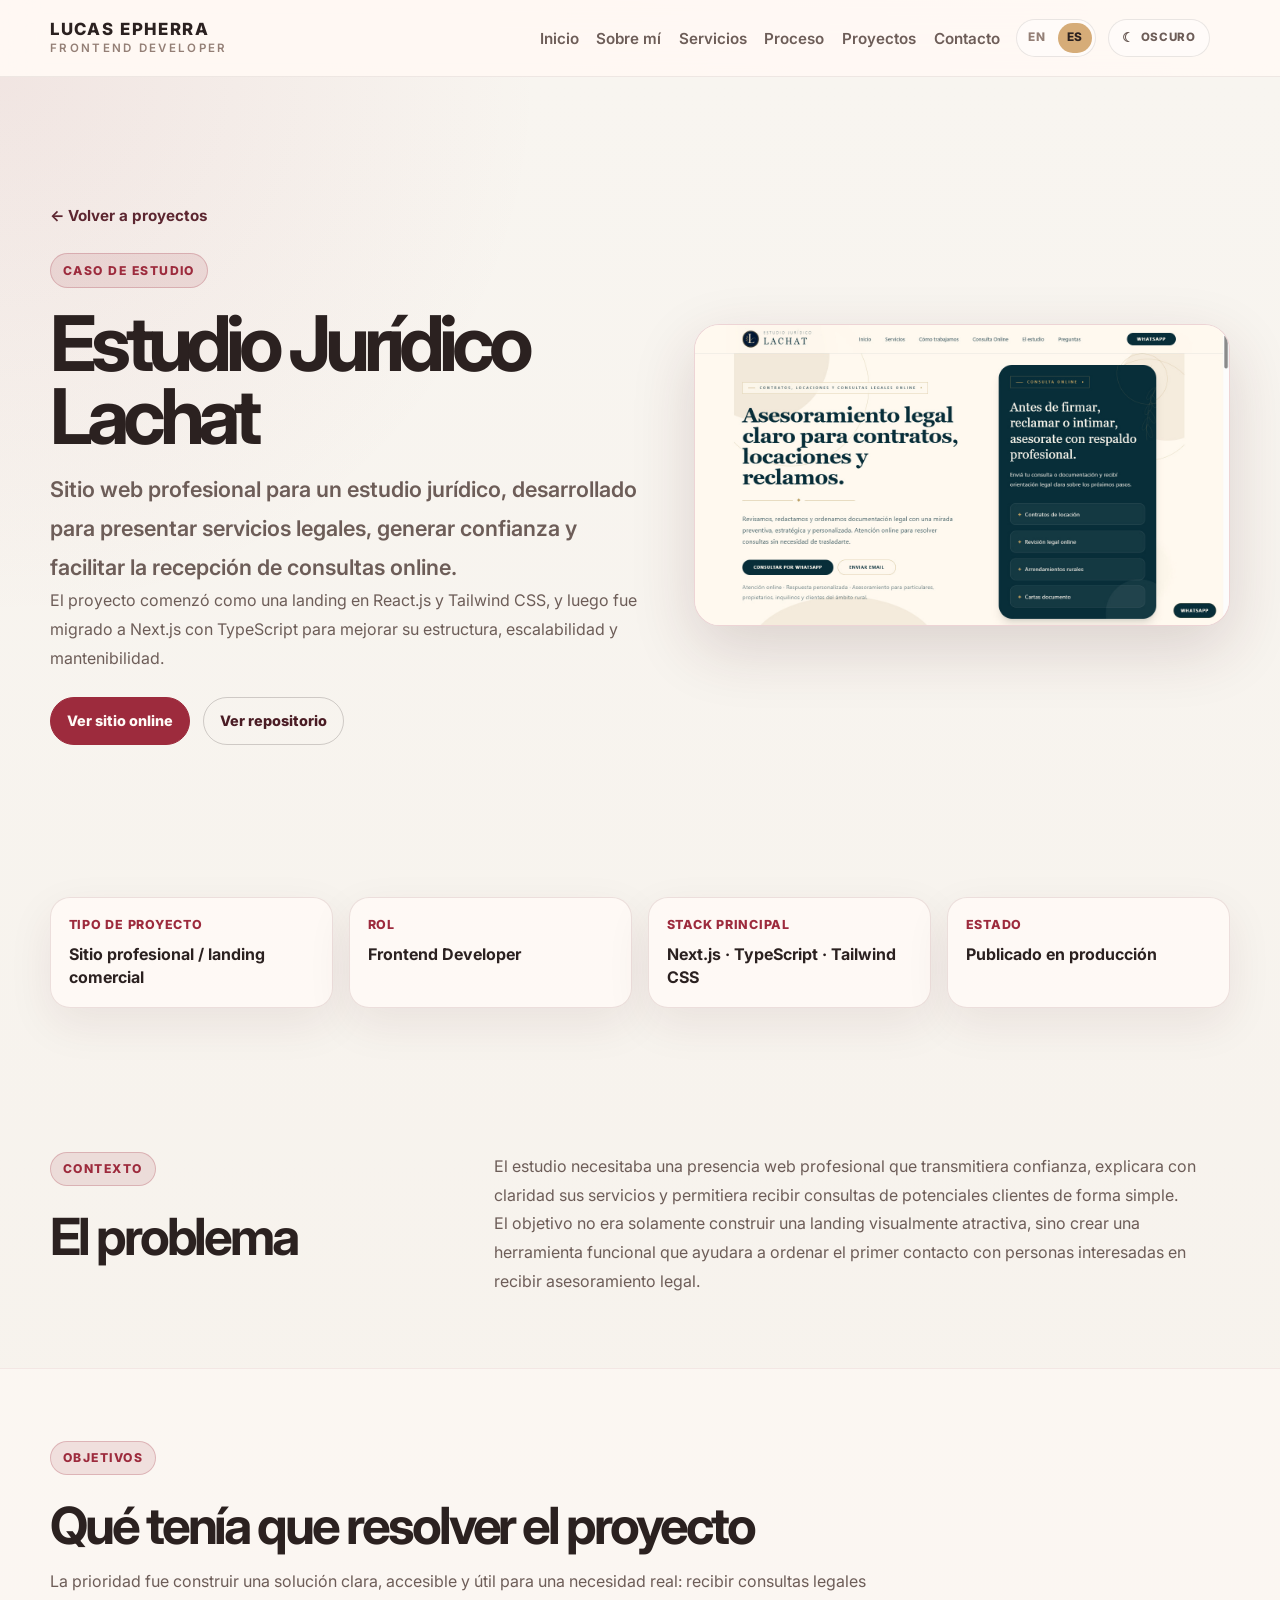
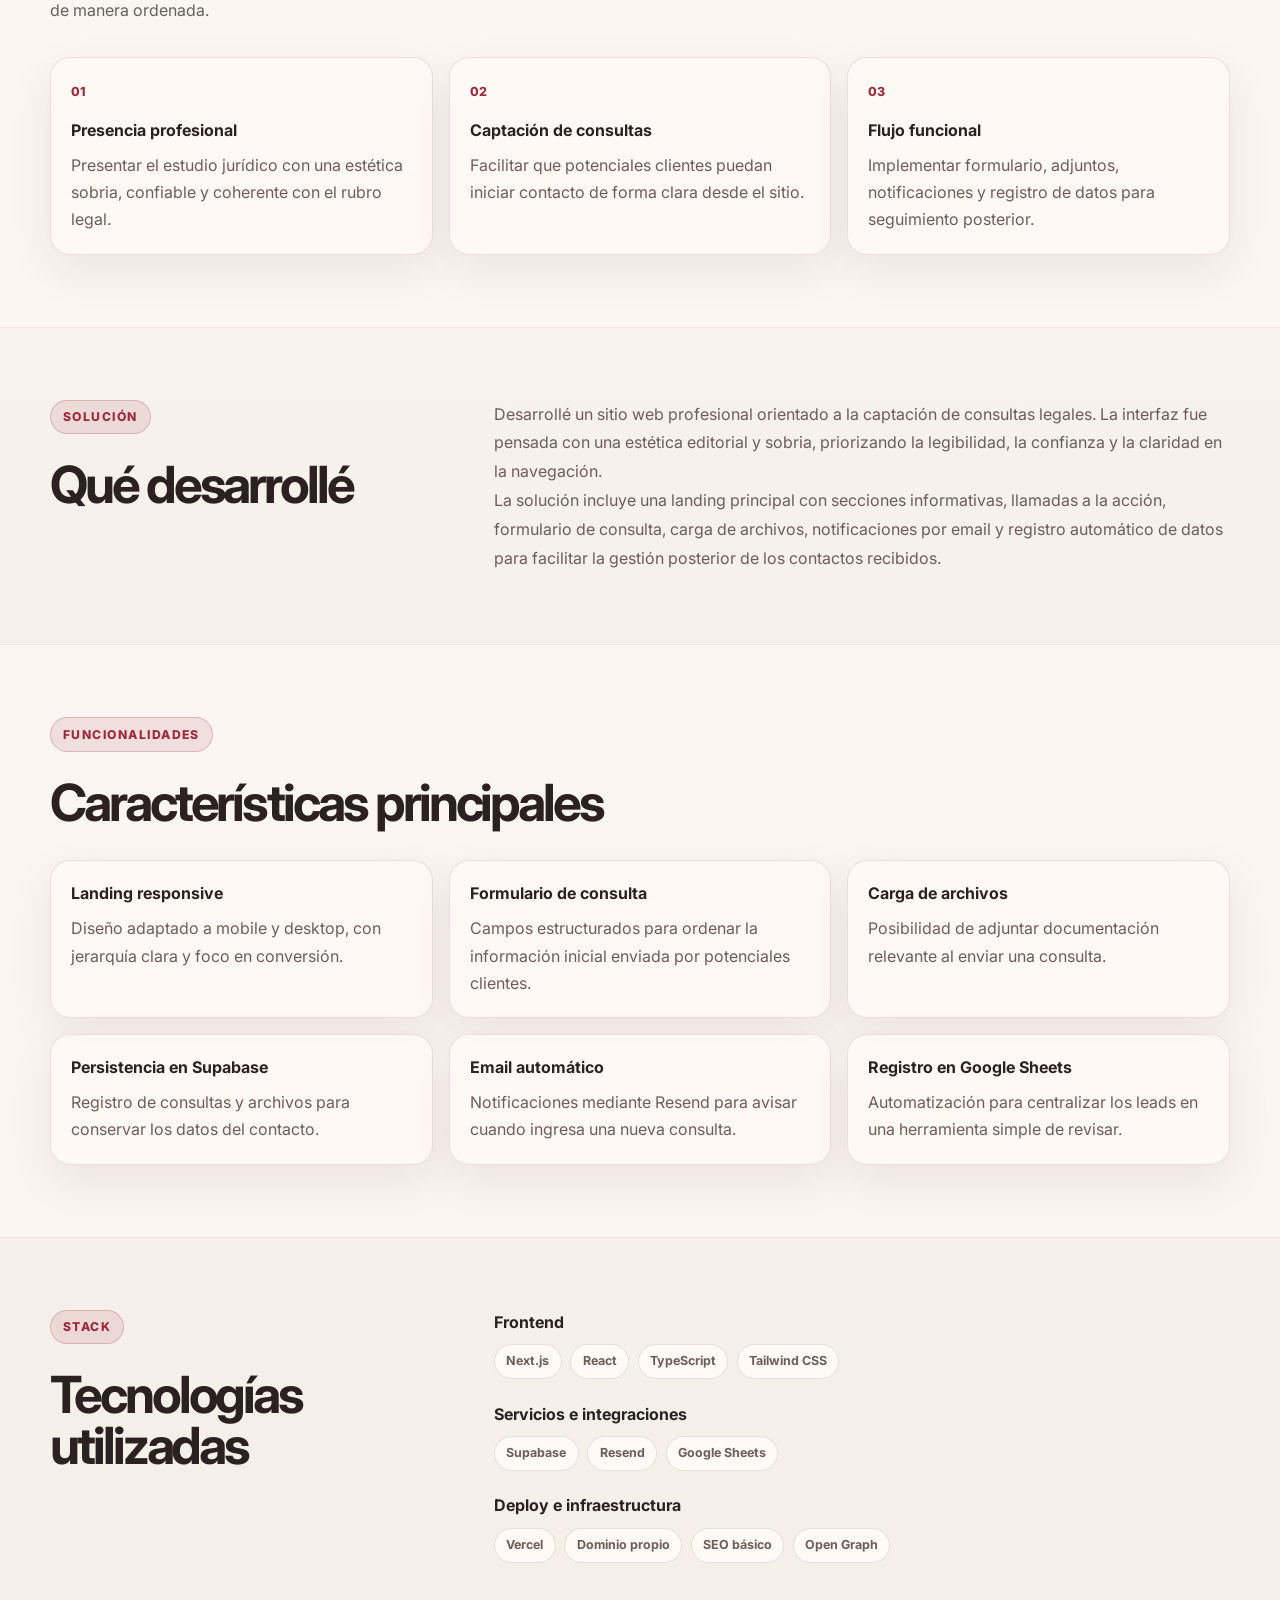
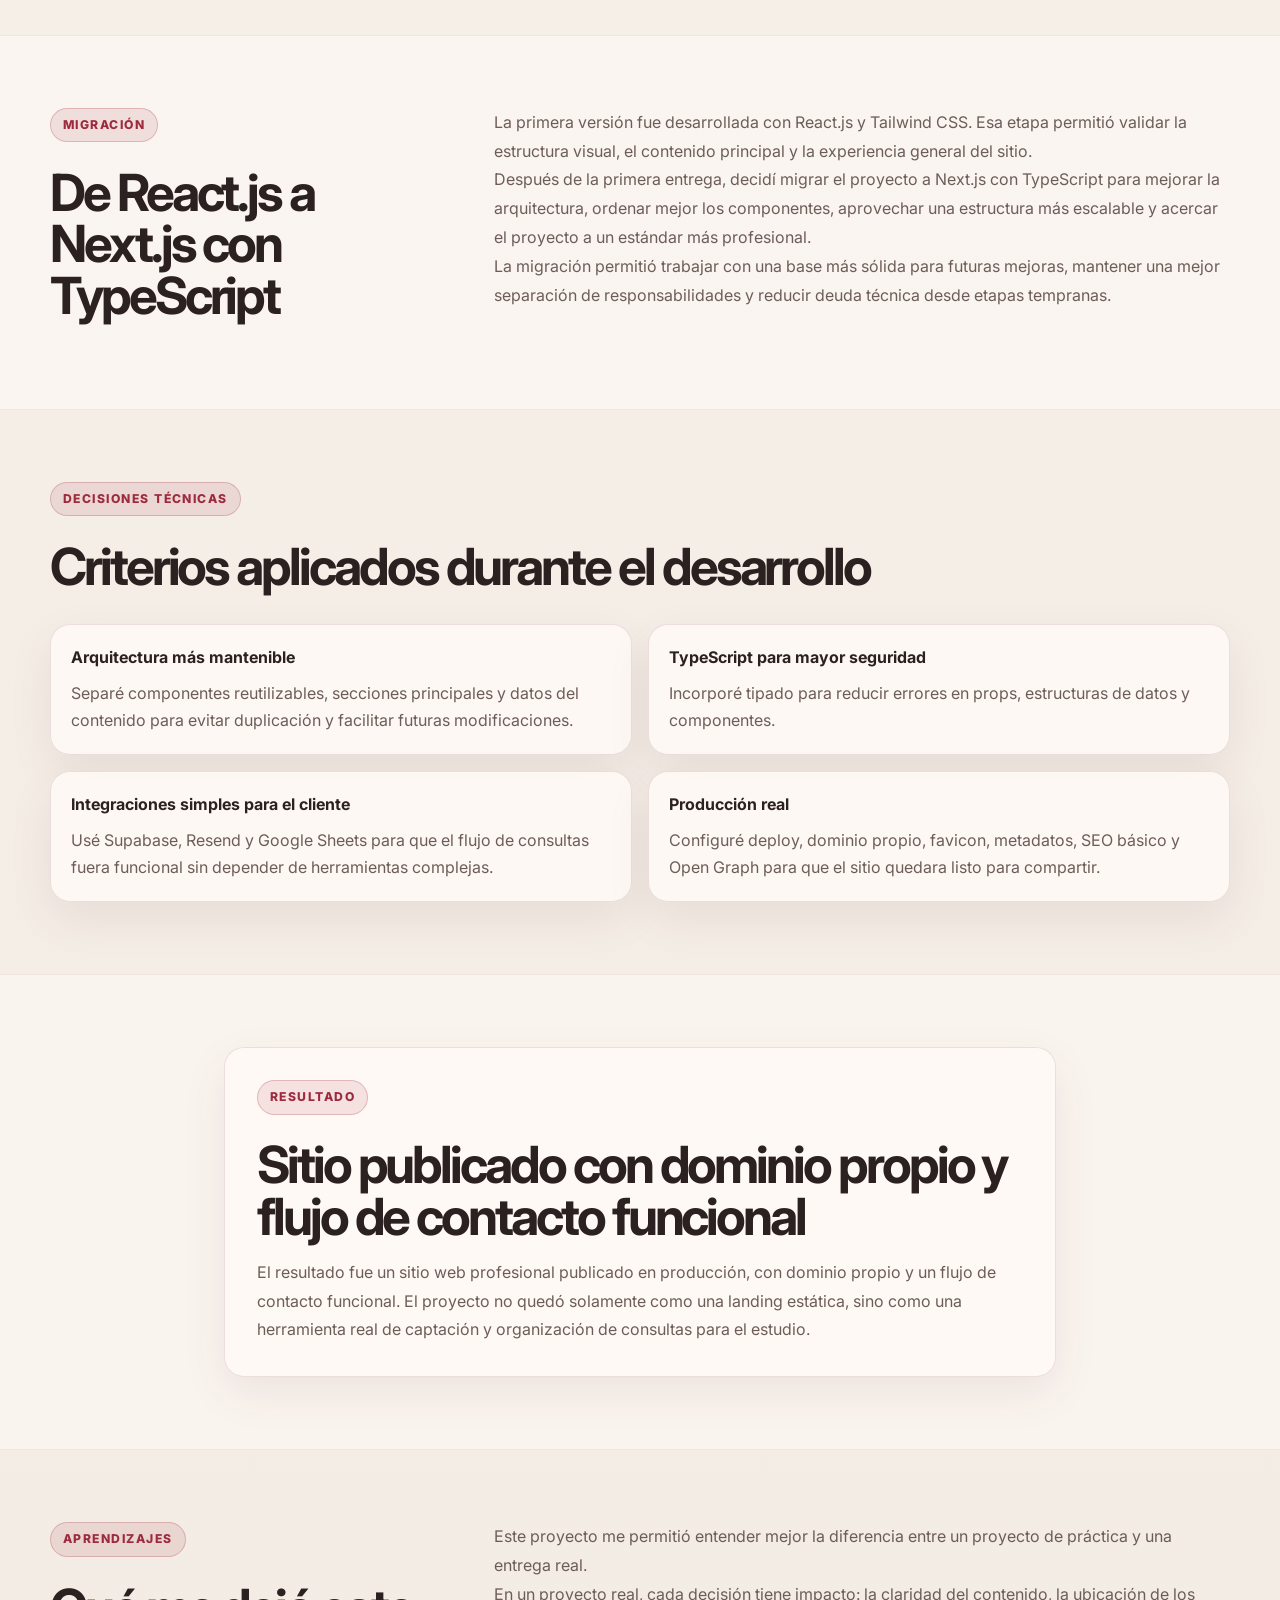
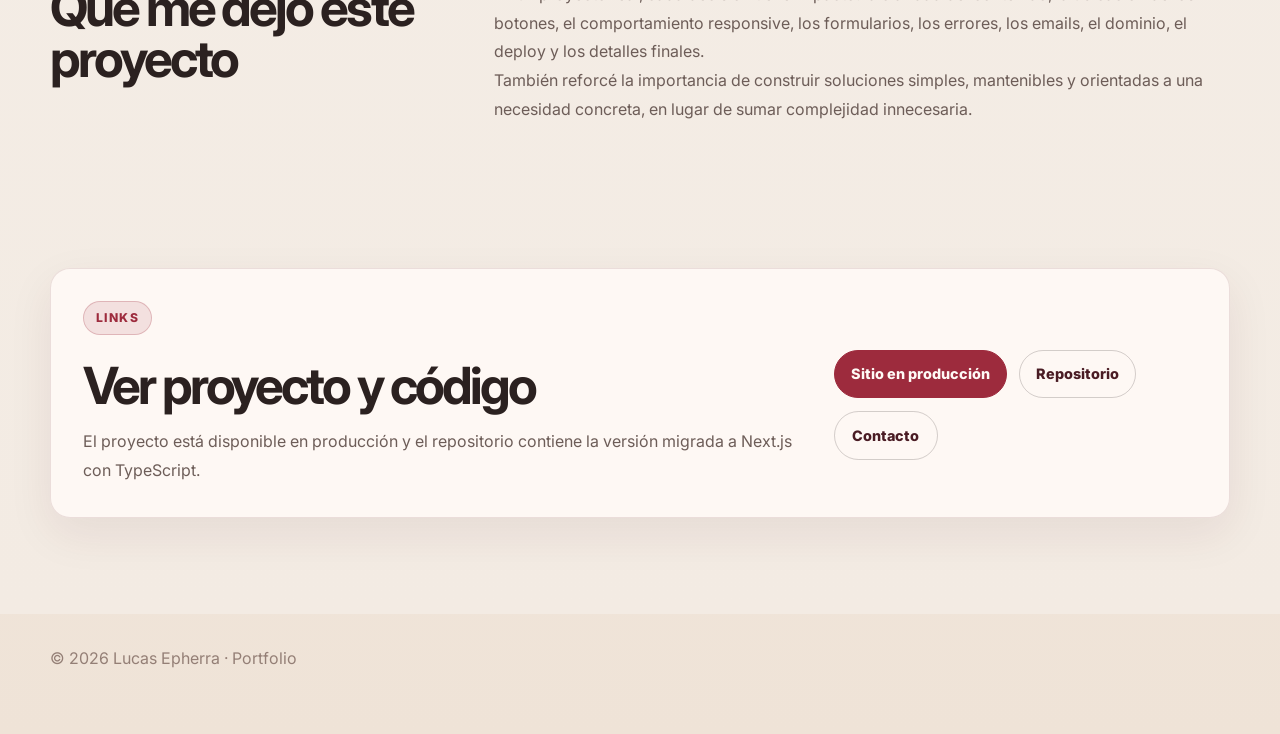
<file: es/projects/estudio-lachat.html>
<!doctype html>
<html lang="es-AR">
  <head>
    <meta charset="UTF-8" />
    <meta name="viewport" content="width=device-width, initial-scale=1.0" />

    <title>Estudio Jurídico Lachat | Caso de estudio | Lucas Epherra</title>

    <meta
      name="description"
      content="Caso de estudio del sitio web de Estudio Jurídico Lachat, proyecto desarrollado por Lucas Epherra con Next.js, TypeScript, Tailwind CSS, Supabase, Resend y Vercel."
    />
    <meta
      name="keywords"
      content="Estudio Jurídico Lachat, caso de estudio, Lucas Epherra, frontend developer, Next.js, TypeScript, Tailwind CSS, Supabase, Resend, Vercel"
    />
    <meta name="author" content="Lucas Epherra" />
    <meta name="theme-color" content="#F8F5F0" />

    <link
      rel="canonical"
      href="https://www.lucasepherra.com.ar/es/projects/estudio-lachat.html"
    />
    <link
      rel="alternate"
      hreflang="en"
      href="https://www.lucasepherra.com.ar/projects/estudio-lachat.html"
    />
    <link
      rel="alternate"
      hreflang="es"
      href="https://www.lucasepherra.com.ar/es/projects/estudio-lachat.html"
    />

    <!-- Favicon -->
    <link
      rel="icon"
      type="image/x-icon"
      href="../../assets/favicon/favicon.ico"
    />
    <link
      rel="icon"
      type="image/png"
      sizes="32x32"
      href="../../assets/favicon/favicon-32x32.png"
    />
    <link
      rel="apple-touch-icon"
      href="../../assets/favicon/apple-touch-icon.png"
    />

    <!-- Open Graph -->
    <meta property="og:type" content="article" />
    <meta
      property="og:title"
      content="Estudio Jurídico Lachat | Caso de estudio"
    />
    <meta
      property="og:description"
      content="Caso de estudio de un sitio profesional para estudio jurídico, desarrollado con Next.js, TypeScript, Tailwind CSS, Supabase, Resend y Vercel."
    />
    <meta
      property="og:url"
      content="https://www.lucasepherra.com.ar/es/projects/estudio-lachat.html"
    />
    <meta
      property="og:image"
      content="https://www.lucasepherra.com.ar/assets/projects/estudio-lachat.jpg"
    />
    <meta property="og:image:width" content="1200" />
    <meta property="og:image:height" content="630" />
    <meta property="og:site_name" content="Lucas Epherra Portfolio" />
    <meta property="og:locale" content="es_AR" />

    <!-- Twitter -->
    <meta name="twitter:card" content="summary_large_image" />
    <meta
      name="twitter:title"
      content="Estudio Jurídico Lachat | Caso de estudio"
    />
    <meta
      name="twitter:description"
      content="Proyecto frontend real desarrollado con Next.js, TypeScript, Tailwind CSS, Supabase, Resend y Vercel."
    />
    <meta
      name="twitter:image"
      content="https://www.lucasepherra.com.ar/assets/projects/estudio-lachat.jpg"
    />

    <script>
      (() => {
        const storageKey = "portfolio-theme";
        const storedTheme = localStorage.getItem(storageKey);
        const prefersDark = window.matchMedia(
          "(prefers-color-scheme: dark)",
        ).matches;
        const theme =
          storedTheme === "dark" || storedTheme === "light"
            ? storedTheme
            : prefersDark
              ? "dark"
              : "light";

        document.documentElement.dataset.theme = theme;
      })();
    </script>

    <!-- Fonts and styles -->
    <link rel="preconnect" href="https://fonts.googleapis.com" />
    <link rel="preconnect" href="https://fonts.gstatic.com" crossorigin />
    <link
      href="https://fonts.googleapis.com/css2?family=Inter:wght@400;500;600;700;800&display=swap"
      rel="stylesheet"
    />
    <link rel="stylesheet" href="../../css/style.css" />
    <link rel="stylesheet" href="../../css/header.css" />
  </head>

  <body>
    <header class="site-header" data-site-header data-menu-state="closed">
      <div class="site-header__inner">
        <a
          href="../index.html#home"
          class="site-header__brand"
          aria-label="Ir al inicio"
        >
          <span class="site-header__brand-main">LUCAS EPHERRA</span>
          <span class="site-header__brand-sub">Frontend Developer</span>
        </a>

        <div class="site-header__desktop" aria-label="Primaria">
          <div class="site-header__desktop-nav">
            <ul class="site-header__links" aria-label="Navegación principal">
              <li><a href="../index.html#home">Inicio</a></li>
              <li><a href="../index.html#about">Sobre mí</a></li>
              <li><a href="../index.html#services">Servicios</a></li>
              <li><a href="../index.html#process">Proceso</a></li>
              <li><a href="../index.html#projects">Proyectos</a></li>
              <li><a href="../index.html#contact">Contacto</a></li>
            </ul>

            <div class="site-header__controls">
              <div class="site-header__lang" aria-label="Selector de idioma">
                <a href="../../projects/estudio-lachat.html" hreflang="en" lang="en"
                  >EN</a
                >
                <a
                  class="is-active"
                  href="./estudio-lachat.html"
                  hreflang="es"
                  lang="es"
                  aria-current="page"
                  >ES</a
                >
              </div>

              <button
                class="site-header__theme"
                type="button"
                data-theme-toggle
                aria-label="Cambiar a modo oscuro"
                data-dark-label="Oscuro"
                data-light-label="Claro"
                data-dark-aria="Cambiar a modo oscuro"
                data-light-aria="Cambiar a modo claro"
              >
                <span
                  class="site-header__theme-icon"
                  data-theme-icon
                  aria-hidden="true"
                  >☾</span
                >
                <span data-theme-label>Oscuro</span>
              </button>
            </div>
          </div>
        </div>

        <button
          class="site-header__toggle"
          type="button"
          data-site-menu-button
          aria-expanded="false"
          aria-controls="site-mobile-menu"
          aria-label="Abrir menú de navegación"
        >
          <span class="site-header__toggle-label">Menú</span>
        </button>

        <div
          class="site-header__mobile-panel"
          id="site-mobile-menu"
          data-site-menu-panel
          aria-label="Navegación móvil"
        >
          <div class="site-header__mobile-inner">
            <ul class="site-header__mobile-links">
              <li>
                <a href="../index.html#home" data-site-menu-link>Inicio</a>
              </li>
              <li>
                <a href="../index.html#about" data-site-menu-link>Sobre mí</a>
              </li>
              <li>
                <a href="../index.html#services" data-site-menu-link
                  >Servicios</a
                >
              </li>
              <li>
                <a href="../index.html#process" data-site-menu-link>Proceso</a>
              </li>
              <li>
                <a href="../index.html#projects" data-site-menu-link
                  >Proyectos</a
                >
              </li>
              <li>
                <a href="../index.html#contact" data-site-menu-link>Contacto</a>
              </li>
            </ul>

            <div class="site-header__mobile-footer">
              <div class="site-header__lang" aria-label="Selector de idioma">
                <a href="../../projects/estudio-lachat.html" hreflang="en" lang="en"
                  >EN</a
                >
                <a
                  class="is-active"
                  href="./estudio-lachat.html"
                  hreflang="es"
                  lang="es"
                  aria-current="page"
                  >ES</a
                >
              </div>

              <button
                class="site-header__theme"
                type="button"
                data-theme-toggle
                aria-label="Cambiar a modo oscuro"
                data-dark-label="Oscuro"
                data-light-label="Claro"
                data-dark-aria="Cambiar a modo oscuro"
                data-light-aria="Cambiar a modo claro"
              >
                <span
                  class="site-header__theme-icon"
                  data-theme-icon
                  aria-hidden="true"
                  >☾</span
                >
                <span data-theme-label>Oscuro</span>
              </button>
            </div>
          </div>
        </div>
      </div>
    </header>
    <main class="case-study-main">
      <section class="case-hero" aria-labelledby="case-title">
        <div class="container case-hero-grid">
          <div class="case-hero-content">
            <a class="case-back-link" href="../index.html#projects">
              ← Volver a proyectos
            </a>

            <span class="section-kicker">Caso de estudio</span>

            <h1 id="case-title">Estudio Jurídico Lachat</h1>

            <p class="case-hero-lead">
              Sitio web profesional para un estudio jurídico, desarrollado para
              presentar servicios legales, generar confianza y facilitar la
              recepción de consultas online.
            </p>

            <p>
              El proyecto comenzó como una landing en React.js y Tailwind CSS, y
              luego fue migrado a Next.js con TypeScript para mejorar su
              estructura, escalabilidad y mantenibilidad.
            </p>

            <div class="case-actions" aria-label="Enlaces principales">
              <a
                class="project-link project-link--primary"
                href="https://www.estudiolachat.com.ar/"
                target="_blank"
                rel="noopener noreferrer"
              >
                Ver sitio online
              </a>

              <a
                class="project-link"
                href="https://github.com/Lucas-Epherra/estudio-lachat-next"
                target="_blank"
                rel="noopener noreferrer"
              >
                Ver repositorio
              </a>
            </div>
          </div>

          <figure class="case-hero-media">
            <img
              width="1200"
              height="760"
              loading="eager"
              decoding="async"
              src="../../assets/projects/estudio-lachat.jpg"
              alt="Captura del sitio web Estudio Jurídico Lachat"
            />
          </figure>
        </div>
      </section>

      <section class="case-section" aria-labelledby="summary-title">
        <div class="container">
          <div class="case-summary-grid">
            <article class="case-summary-card">
              <span>Tipo de proyecto</span>
              <strong>Sitio profesional / landing comercial</strong>
            </article>

            <article class="case-summary-card">
              <span>Rol</span>
              <strong>Frontend Developer</strong>
            </article>

            <article class="case-summary-card">
              <span>Stack principal</span>
              <strong>Next.js · TypeScript · Tailwind CSS</strong>
            </article>

            <article class="case-summary-card">
              <span>Estado</span>
              <strong>Publicado en producción</strong>
            </article>
          </div>
        </div>
      </section>

      <section class="case-section" aria-labelledby="context-title">
        <div class="container case-two-columns">
          <div>
            <span class="section-kicker">Contexto</span>
            <h2 id="context-title">El problema</h2>
          </div>

          <div class="case-copy">
            <p>
              El estudio necesitaba una presencia web profesional que
              transmitiera confianza, explicara con claridad sus servicios y
              permitiera recibir consultas de potenciales clientes de forma
              simple.
            </p>

            <p>
              El objetivo no era solamente construir una landing visualmente
              atractiva, sino crear una herramienta funcional que ayudara a
              ordenar el primer contacto con personas interesadas en recibir
              asesoramiento legal.
            </p>
          </div>
        </div>
      </section>

      <section
        class="case-section case-section-muted"
        aria-labelledby="goals-title"
      >
        <div class="container">
          <div class="case-section-heading">
            <span class="section-kicker">Objetivos</span>
            <h2 id="goals-title">Qué tenía que resolver el proyecto</h2>
            <p>
              La prioridad fue construir una solución clara, accesible y útil
              para una necesidad real: recibir consultas legales de manera
              ordenada.
            </p>
          </div>

          <div class="case-card-grid">
            <article class="case-info-card">
              <span>01</span>
              <h3>Presencia profesional</h3>
              <p>
                Presentar el estudio jurídico con una estética sobria, confiable
                y coherente con el rubro legal.
              </p>
            </article>

            <article class="case-info-card">
              <span>02</span>
              <h3>Captación de consultas</h3>
              <p>
                Facilitar que potenciales clientes puedan iniciar contacto de
                forma clara desde el sitio.
              </p>
            </article>

            <article class="case-info-card">
              <span>03</span>
              <h3>Flujo funcional</h3>
              <p>
                Implementar formulario, adjuntos, notificaciones y registro de
                datos para seguimiento posterior.
              </p>
            </article>
          </div>
        </div>
      </section>

      <section class="case-section" aria-labelledby="solution-title">
        <div class="container case-two-columns">
          <div>
            <span class="section-kicker">Solución</span>
            <h2 id="solution-title">Qué desarrollé</h2>
          </div>

          <div class="case-copy">
            <p>
              Desarrollé un sitio web profesional orientado a la captación de
              consultas legales. La interfaz fue pensada con una estética
              editorial y sobria, priorizando la legibilidad, la confianza y la
              claridad en la navegación.
            </p>

            <p>
              La solución incluye una landing principal con secciones
              informativas, llamadas a la acción, formulario de consulta, carga
              de archivos, notificaciones por email y registro automático de
              datos para facilitar la gestión posterior de los contactos
              recibidos.
            </p>
          </div>
        </div>
      </section>

      <section
        class="case-section case-section-muted"
        aria-labelledby="features-title"
      >
        <div class="container">
          <div class="case-section-heading">
            <span class="section-kicker">Funcionalidades</span>
            <h2 id="features-title">Características principales</h2>
          </div>

          <div class="case-feature-list">
            <article>
              <h3>Landing responsive</h3>
              <p>
                Diseño adaptado a mobile y desktop, con jerarquía clara y foco
                en conversión.
              </p>
            </article>

            <article>
              <h3>Formulario de consulta</h3>
              <p>
                Campos estructurados para ordenar la información inicial enviada
                por potenciales clientes.
              </p>
            </article>

            <article>
              <h3>Carga de archivos</h3>
              <p>
                Posibilidad de adjuntar documentación relevante al enviar una
                consulta.
              </p>
            </article>

            <article>
              <h3>Persistencia en Supabase</h3>
              <p>
                Registro de consultas y archivos para conservar los datos del
                contacto.
              </p>
            </article>

            <article>
              <h3>Email automático</h3>
              <p>
                Notificaciones mediante Resend para avisar cuando ingresa una
                nueva consulta.
              </p>
            </article>

            <article>
              <h3>Registro en Google Sheets</h3>
              <p>
                Automatización para centralizar los leads en una herramienta
                simple de revisar.
              </p>
            </article>
          </div>
        </div>
      </section>

      <section class="case-section" aria-labelledby="stack-title">
        <div class="container case-two-columns">
          <div>
            <span class="section-kicker">Stack</span>
            <h2 id="stack-title">Tecnologías utilizadas</h2>
          </div>

          <div>
            <div class="case-stack-group">
              <h3>Frontend</h3>
              <div class="project-stack">
                <span>Next.js</span>
                <span>React</span>
                <span>TypeScript</span>
                <span>Tailwind CSS</span>
              </div>
            </div>

            <div class="case-stack-group">
              <h3>Servicios e integraciones</h3>
              <div class="project-stack">
                <span>Supabase</span>
                <span>Resend</span>
                <span>Google Sheets</span>
              </div>
            </div>

            <div class="case-stack-group">
              <h3>Deploy e infraestructura</h3>
              <div class="project-stack">
                <span>Vercel</span>
                <span>Dominio propio</span>
                <span>SEO básico</span>
                <span>Open Graph</span>
              </div>
            </div>
          </div>
        </div>
      </section>

      <section
        class="case-section case-section-muted"
        aria-labelledby="migration-title"
      >
        <div class="container case-two-columns">
          <div>
            <span class="section-kicker">Migración</span>
            <h2 id="migration-title">De React.js a Next.js con TypeScript</h2>
          </div>

          <div class="case-copy">
            <p>
              La primera versión fue desarrollada con React.js y Tailwind CSS.
              Esa etapa permitió validar la estructura visual, el contenido
              principal y la experiencia general del sitio.
            </p>

            <p>
              Después de la primera entrega, decidí migrar el proyecto a Next.js
              con TypeScript para mejorar la arquitectura, ordenar mejor los
              componentes, aprovechar una estructura más escalable y acercar el
              proyecto a un estándar más profesional.
            </p>

            <p>
              La migración permitió trabajar con una base más sólida para
              futuras mejoras, mantener una mejor separación de
              responsabilidades y reducir deuda técnica desde etapas tempranas.
            </p>
          </div>
        </div>
      </section>

      <section class="case-section" aria-labelledby="decisions-title">
        <div class="container">
          <div class="case-section-heading">
            <span class="section-kicker">Decisiones técnicas</span>
            <h2 id="decisions-title">
              Criterios aplicados durante el desarrollo
            </h2>
          </div>

          <div class="case-decision-list">
            <article>
              <h3>Arquitectura más mantenible</h3>
              <p>
                Separé componentes reutilizables, secciones principales y datos
                del contenido para evitar duplicación y facilitar futuras
                modificaciones.
              </p>
            </article>

            <article>
              <h3>TypeScript para mayor seguridad</h3>
              <p>
                Incorporé tipado para reducir errores en props, estructuras de
                datos y componentes.
              </p>
            </article>

            <article>
              <h3>Integraciones simples para el cliente</h3>
              <p>
                Usé Supabase, Resend y Google Sheets para que el flujo de
                consultas fuera funcional sin depender de herramientas
                complejas.
              </p>
            </article>

            <article>
              <h3>Producción real</h3>
              <p>
                Configuré deploy, dominio propio, favicon, metadatos, SEO básico
                y Open Graph para que el sitio quedara listo para compartir.
              </p>
            </article>
          </div>
        </div>
      </section>

      <section
        class="case-section case-section-muted"
        aria-labelledby="result-title"
      >
        <div class="container case-result-card">
          <span class="section-kicker">Resultado</span>

          <h2 id="result-title">
            Sitio publicado con dominio propio y flujo de contacto funcional
          </h2>

          <p>
            El resultado fue un sitio web profesional publicado en producción,
            con dominio propio y un flujo de contacto funcional. El proyecto no
            quedó solamente como una landing estática, sino como una herramienta
            real de captación y organización de consultas para el estudio.
          </p>
        </div>
      </section>

      <section class="case-section" aria-labelledby="learning-title">
        <div class="container case-two-columns">
          <div>
            <span class="section-kicker">Aprendizajes</span>
            <h2 id="learning-title">Qué me dejó este proyecto</h2>
          </div>

          <div class="case-copy">
            <p>
              Este proyecto me permitió entender mejor la diferencia entre un
              proyecto de práctica y una entrega real.
            </p>

            <p>
              En un proyecto real, cada decisión tiene impacto: la claridad del
              contenido, la ubicación de los botones, el comportamiento
              responsive, los formularios, los errores, los emails, el dominio,
              el deploy y los detalles finales.
            </p>

            <p>
              También reforcé la importancia de construir soluciones simples,
              mantenibles y orientadas a una necesidad concreta, en lugar de
              sumar complejidad innecesaria.
            </p>
          </div>
        </div>
      </section>

      <section
        class="case-section case-final-cta"
        aria-labelledby="links-title"
      >
        <div class="container case-final-card">
          <div>
            <span class="section-kicker">Links</span>
            <h2 id="links-title">Ver proyecto y código</h2>
            <p>
              El proyecto está disponible en producción y el repositorio
              contiene la versión migrada a Next.js con TypeScript.
            </p>
          </div>

          <div class="case-actions">
            <a
              class="project-link project-link--primary"
              href="https://www.estudiolachat.com.ar/"
              target="_blank"
              rel="noopener noreferrer"
            >
              Sitio en producción
            </a>

            <a
              class="project-link"
              href="https://github.com/Lucas-Epherra/estudio-lachat-next"
              target="_blank"
              rel="noopener noreferrer"
            >
              Repositorio
            </a>

            <a class="project-link" href="../index.html#contact"> Contacto </a>
          </div>
        </div>
      </section>
    </main>

    <footer class="footer">
      <div class="container">
        <p>© <span id="currentYear"></span> Lucas Epherra · Portfolio</p>
      </div>
    </footer>

    <script src="../../js/app.js"></script>
  </body>
</html>
</file>
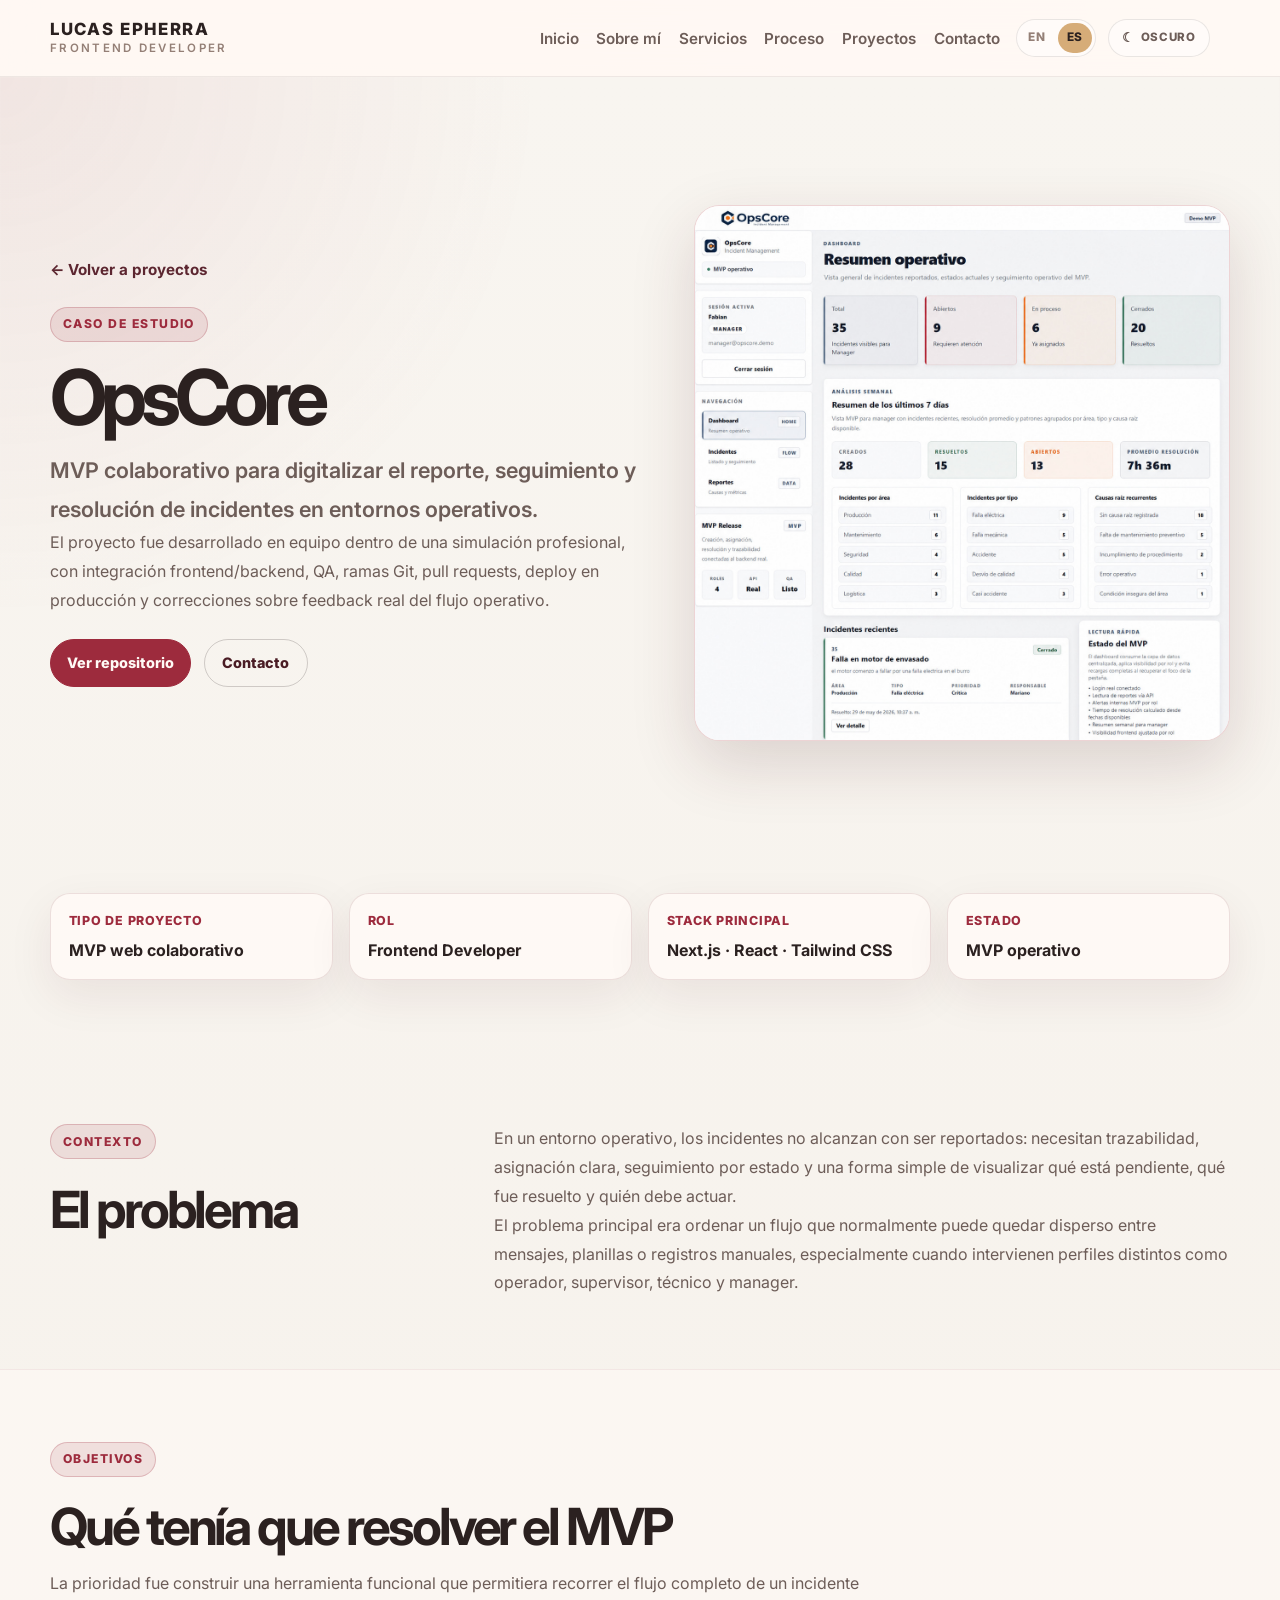
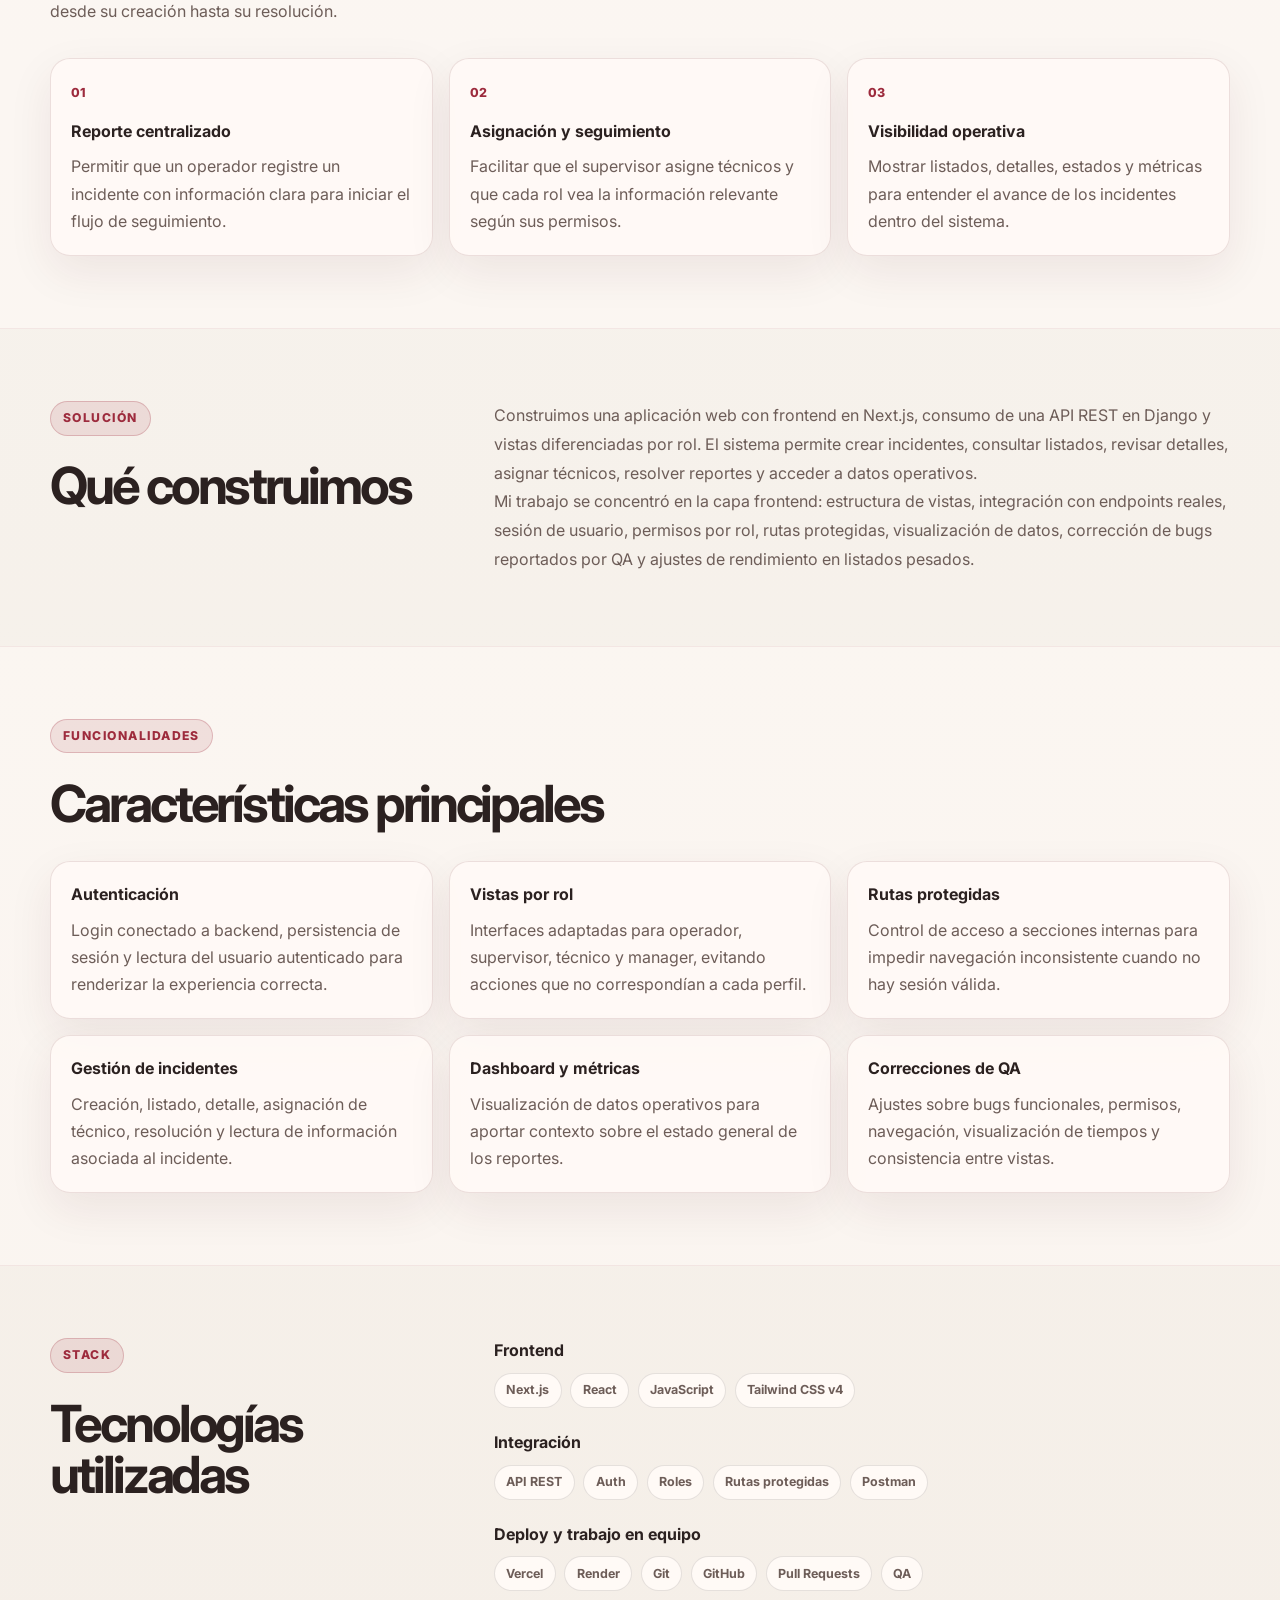
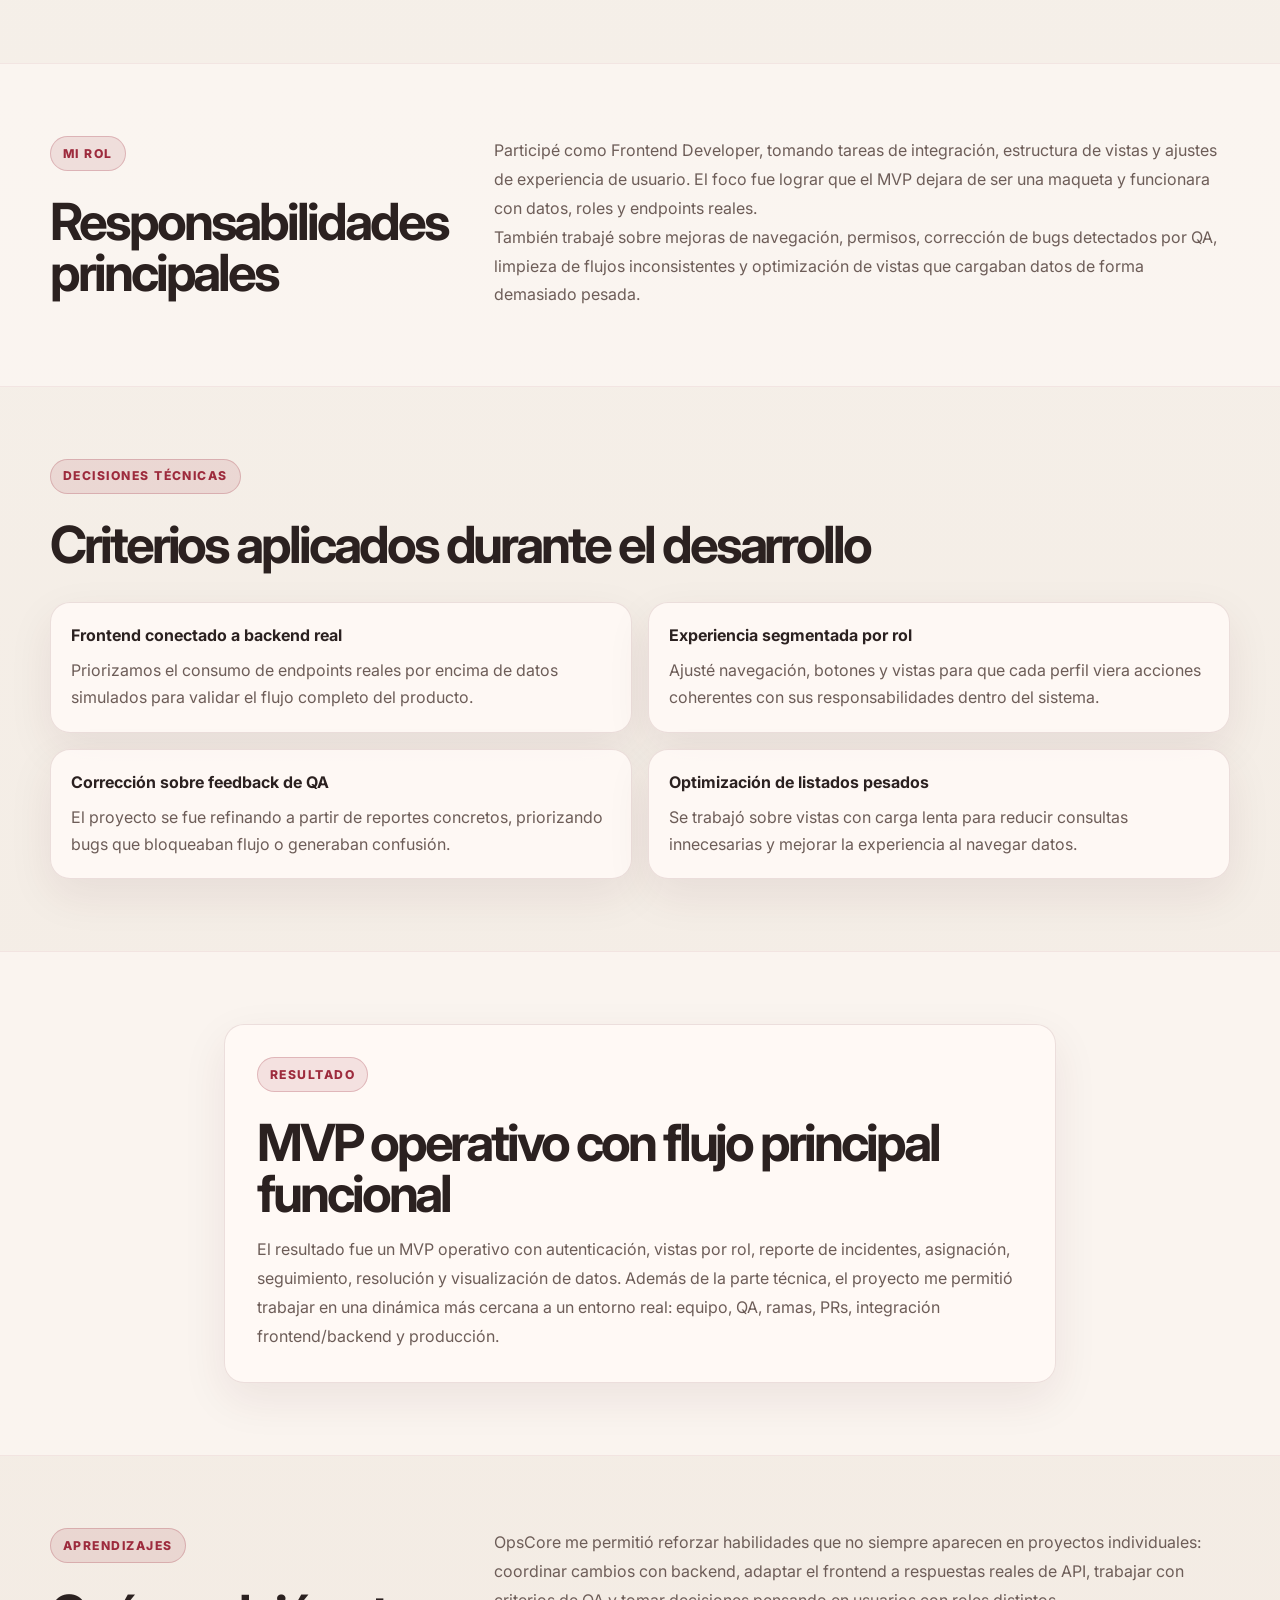
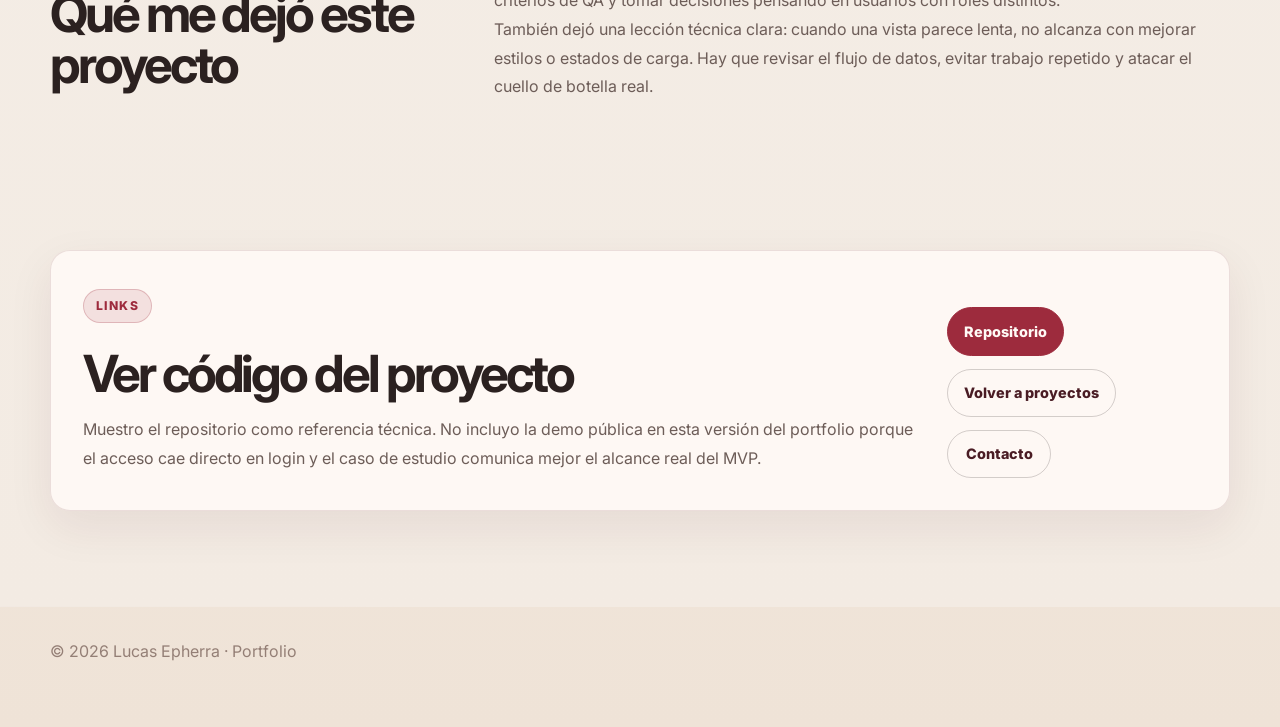
<file: es/projects/opscore.html>
<!doctype html>
<html lang="es-AR">
  <head>
    <meta charset="UTF-8" />
    <meta name="viewport" content="width=device-width, initial-scale=1.0" />

    <title>OpsCore | Caso de estudio | Lucas Epherra</title>

    <meta
      name="description"
      content="Caso de estudio de OpsCore, MVP colaborativo para gestión de incidentes operativos. Proyecto desarrollado con Next.js, React, Tailwind CSS, API REST, autenticación, roles, Vercel y Render."
    />
    <meta
      name="keywords"
      content="OpsCore, caso de estudio, Lucas Epherra, frontend developer, Next.js, React, Tailwind CSS, API REST, autenticación, roles, Vercel, Render"
    />
    <meta name="author" content="Lucas Epherra" />
    <meta name="theme-color" content="#F8F5F0" />

    <link
      rel="canonical"
      href="https://www.lucasepherra.com.ar/es/projects/opscore.html"
    />
    <link
      rel="alternate"
      hreflang="en"
      href="https://www.lucasepherra.com.ar/projects/opscore.html"
    />
    <link
      rel="alternate"
      hreflang="es"
      href="https://www.lucasepherra.com.ar/es/projects/opscore.html"
    />

    <!-- Favicon -->
    <link
      rel="icon"
      type="image/x-icon"
      href="../../assets/favicon/favicon.ico"
    />
    <link
      rel="icon"
      type="image/png"
      sizes="32x32"
      href="../../assets/favicon/favicon-32x32.png"
    />
    <link
      rel="apple-touch-icon"
      href="../../assets/favicon/apple-touch-icon.png"
    />

    <!-- Open Graph -->
    <meta property="og:type" content="article" />
    <meta property="og:title" content="OpsCore | Caso de estudio" />
    <meta
      property="og:description"
      content="MVP colaborativo para gestión de incidentes operativos, con frontend integrado a API REST, autenticación, roles, rutas protegidas y mejoras de rendimiento."
    />
    <meta
      property="og:url"
      content="https://www.lucasepherra.com.ar/es/projects/opscore.html"
    />
    <meta
      property="og:image"
      content="https://www.lucasepherra.com.ar/assets/projects/opscore.jpg"
    />
    <meta property="og:image:width" content="1200" />
    <meta property="og:image:height" content="630" />
    <meta property="og:site_name" content="Lucas Epherra Portfolio" />
    <meta property="og:locale" content="es_AR" />

    <!-- Twitter -->
    <meta name="twitter:card" content="summary_large_image" />
    <meta name="twitter:title" content="OpsCore | Caso de estudio" />
    <meta
      name="twitter:description"
      content="Proyecto frontend colaborativo desarrollado con Next.js, React, Tailwind CSS, API REST, autenticación, roles, Vercel y Render."
    />
    <meta
      name="twitter:image"
      content="https://www.lucasepherra.com.ar/assets/projects/opscore.jpg"
    />

    <script>
      (() => {
        const storageKey = "portfolio-theme";
        const storedTheme = localStorage.getItem(storageKey);
        const prefersDark = window.matchMedia(
          "(prefers-color-scheme: dark)",
        ).matches;
        const theme =
          storedTheme === "dark" || storedTheme === "light"
            ? storedTheme
            : prefersDark
              ? "dark"
              : "light";

        document.documentElement.dataset.theme = theme;
      })();
    </script>

    <!-- Fonts and styles -->
    <link rel="preconnect" href="https://fonts.googleapis.com" />
    <link rel="preconnect" href="https://fonts.gstatic.com" crossorigin />
    <link
      href="https://fonts.googleapis.com/css2?family=Inter:wght@400;500;600;700;800&display=swap"
      rel="stylesheet"
    />
    <link rel="stylesheet" href="../../css/style.css" />
    <link rel="stylesheet" href="../../css/header.css" />
  </head>

  <body>
    <header class="site-header" data-site-header data-menu-state="closed">
      <div class="site-header__inner">
        <a
          href="../index.html#home"
          class="site-header__brand"
          aria-label="Ir al inicio"
        >
          <span class="site-header__brand-main">LUCAS EPHERRA</span>
          <span class="site-header__brand-sub">Frontend Developer</span>
        </a>

        <div class="site-header__desktop" aria-label="Primaria">
          <div class="site-header__desktop-nav">
            <ul class="site-header__links" aria-label="Navegación principal">
              <li><a href="../index.html#home">Inicio</a></li>
              <li><a href="../index.html#about">Sobre mí</a></li>
              <li><a href="../index.html#services">Servicios</a></li>
              <li><a href="../index.html#process">Proceso</a></li>
              <li><a href="../index.html#projects">Proyectos</a></li>
              <li><a href="../index.html#contact">Contacto</a></li>
            </ul>

            <div class="site-header__controls">
              <div class="site-header__lang" aria-label="Selector de idioma">
                <a href="../../projects/opscore.html" hreflang="en" lang="en"
                  >EN</a
                >
                <a
                  class="is-active"
                  href="./opscore.html"
                  hreflang="es"
                  lang="es"
                  aria-current="page"
                  >ES</a
                >
              </div>

              <button
                class="site-header__theme"
                type="button"
                data-theme-toggle
                aria-label="Cambiar a modo oscuro"
                data-dark-label="Oscuro"
                data-light-label="Claro"
                data-dark-aria="Cambiar a modo oscuro"
                data-light-aria="Cambiar a modo claro"
              >
                <span
                  class="site-header__theme-icon"
                  data-theme-icon
                  aria-hidden="true"
                  >☾</span
                >
                <span data-theme-label>Oscuro</span>
              </button>
            </div>
          </div>
        </div>

        <button
          class="site-header__toggle"
          type="button"
          data-site-menu-button
          aria-expanded="false"
          aria-controls="site-mobile-menu"
          aria-label="Abrir menú de navegación"
        >
          <span class="site-header__toggle-label">Menú</span>
        </button>

        <div
          class="site-header__mobile-panel"
          id="site-mobile-menu"
          data-site-menu-panel
          aria-label="Navegación móvil"
        >
          <div class="site-header__mobile-inner">
            <ul class="site-header__mobile-links">
              <li>
                <a href="../index.html#home" data-site-menu-link>Inicio</a>
              </li>
              <li>
                <a href="../index.html#about" data-site-menu-link>Sobre mí</a>
              </li>
              <li>
                <a href="../index.html#services" data-site-menu-link
                  >Servicios</a
                >
              </li>
              <li>
                <a href="../index.html#process" data-site-menu-link>Proceso</a>
              </li>
              <li>
                <a href="../index.html#projects" data-site-menu-link
                  >Proyectos</a
                >
              </li>
              <li>
                <a href="../index.html#contact" data-site-menu-link>Contacto</a>
              </li>
            </ul>

            <div class="site-header__mobile-footer">
              <div class="site-header__lang" aria-label="Selector de idioma">
                <a href="../../projects/opscore.html" hreflang="en" lang="en"
                  >EN</a
                >
                <a
                  class="is-active"
                  href="./opscore.html"
                  hreflang="es"
                  lang="es"
                  aria-current="page"
                  >ES</a
                >
              </div>

              <button
                class="site-header__theme"
                type="button"
                data-theme-toggle
                aria-label="Cambiar a modo oscuro"
                data-dark-label="Oscuro"
                data-light-label="Claro"
                data-dark-aria="Cambiar a modo oscuro"
                data-light-aria="Cambiar a modo claro"
              >
                <span
                  class="site-header__theme-icon"
                  data-theme-icon
                  aria-hidden="true"
                  >☾</span
                >
                <span data-theme-label>Oscuro</span>
              </button>
            </div>
          </div>
        </div>
      </div>
    </header>

    <main class="case-study-main">
      <section class="case-hero" aria-labelledby="case-title">
        <div class="container case-hero-grid">
          <div class="case-hero-content">
            <a class="case-back-link" href="../index.html#projects">
              ← Volver a proyectos
            </a>

            <span class="section-kicker">Caso de estudio</span>

            <h1 id="case-title">OpsCore</h1>

            <p class="case-hero-lead">
              MVP colaborativo para digitalizar el reporte, seguimiento y
              resolución de incidentes en entornos operativos.
            </p>

            <p>
              El proyecto fue desarrollado en equipo dentro de una simulación
              profesional, con integración frontend/backend, QA, ramas Git, pull
              requests, deploy en producción y correcciones sobre feedback real
              del flujo operativo.
            </p>

            <div class="case-actions" aria-label="Enlaces principales">
              <a
                class="project-link project-link--primary"
                href="https://github.com/No-Country-simulation/S04-26-Equipo-19-Web-App-Development"
                target="_blank"
                rel="noopener noreferrer"
              >
                Ver repositorio
              </a>

              <a class="project-link" href="../index.html#contact">
                Contacto
              </a>
            </div>
          </div>

          <figure class="case-hero-media">
            <img
              width="1200"
              height="760"
              loading="eager"
              decoding="async"
              src="../../assets/projects/opscore.jpg"
              alt="Captura del sistema web OpsCore"
            />
          </figure>
        </div>
      </section>

      <section class="case-section" aria-labelledby="summary-title">
        <div class="container">
          <div class="case-summary-grid">
            <article class="case-summary-card">
              <span>Tipo de proyecto</span>
              <strong>MVP web colaborativo</strong>
            </article>

            <article class="case-summary-card">
              <span>Rol</span>
              <strong>Frontend Developer</strong>
            </article>

            <article class="case-summary-card">
              <span>Stack principal</span>
              <strong>Next.js · React · Tailwind CSS</strong>
            </article>

            <article class="case-summary-card">
              <span>Estado</span>
              <strong>MVP operativo</strong>
            </article>
          </div>
        </div>
      </section>

      <section class="case-section" aria-labelledby="context-title">
        <div class="container case-two-columns">
          <div>
            <span class="section-kicker">Contexto</span>
            <h2 id="context-title">El problema</h2>
          </div>

          <div class="case-copy">
            <p>
              En un entorno operativo, los incidentes no alcanzan con ser
              reportados: necesitan trazabilidad, asignación clara, seguimiento
              por estado y una forma simple de visualizar qué está pendiente,
              qué fue resuelto y quién debe actuar.
            </p>

            <p>
              El problema principal era ordenar un flujo que normalmente puede
              quedar disperso entre mensajes, planillas o registros manuales,
              especialmente cuando intervienen perfiles distintos como operador,
              supervisor, técnico y manager.
            </p>
          </div>
        </div>
      </section>

      <section
        class="case-section case-section-muted"
        aria-labelledby="goals-title"
      >
        <div class="container">
          <div class="case-section-heading">
            <span class="section-kicker">Objetivos</span>
            <h2 id="goals-title">Qué tenía que resolver el MVP</h2>
            <p>
              La prioridad fue construir una herramienta funcional que
              permitiera recorrer el flujo completo de un incidente desde su
              creación hasta su resolución.
            </p>
          </div>

          <div class="case-card-grid">
            <article class="case-info-card">
              <span>01</span>
              <h3>Reporte centralizado</h3>
              <p>
                Permitir que un operador registre un incidente con información
                clara para iniciar el flujo de seguimiento.
              </p>
            </article>

            <article class="case-info-card">
              <span>02</span>
              <h3>Asignación y seguimiento</h3>
              <p>
                Facilitar que el supervisor asigne técnicos y que cada rol vea
                la información relevante según sus permisos.
              </p>
            </article>

            <article class="case-info-card">
              <span>03</span>
              <h3>Visibilidad operativa</h3>
              <p>
                Mostrar listados, detalles, estados y métricas para entender el
                avance de los incidentes dentro del sistema.
              </p>
            </article>
          </div>
        </div>
      </section>

      <section class="case-section" aria-labelledby="solution-title">
        <div class="container case-two-columns">
          <div>
            <span class="section-kicker">Solución</span>
            <h2 id="solution-title">Qué construimos</h2>
          </div>

          <div class="case-copy">
            <p>
              Construimos una aplicación web con frontend en Next.js, consumo de
              una API REST en Django y vistas diferenciadas por rol. El sistema
              permite crear incidentes, consultar listados, revisar detalles,
              asignar técnicos, resolver reportes y acceder a datos operativos.
            </p>

            <p>
              Mi trabajo se concentró en la capa frontend: estructura de vistas,
              integración con endpoints reales, sesión de usuario, permisos por
              rol, rutas protegidas, visualización de datos, corrección de bugs
              reportados por QA y ajustes de rendimiento en listados pesados.
            </p>
          </div>
        </div>
      </section>

      <section
        class="case-section case-section-muted"
        aria-labelledby="features-title"
      >
        <div class="container">
          <div class="case-section-heading">
            <span class="section-kicker">Funcionalidades</span>
            <h2 id="features-title">Características principales</h2>
          </div>

          <div class="case-feature-list">
            <article>
              <h3>Autenticación</h3>
              <p>
                Login conectado a backend, persistencia de sesión y lectura del
                usuario autenticado para renderizar la experiencia correcta.
              </p>
            </article>

            <article>
              <h3>Vistas por rol</h3>
              <p>
                Interfaces adaptadas para operador, supervisor, técnico y
                manager, evitando acciones que no correspondían a cada perfil.
              </p>
            </article>

            <article>
              <h3>Rutas protegidas</h3>
              <p>
                Control de acceso a secciones internas para impedir navegación
                inconsistente cuando no hay sesión válida.
              </p>
            </article>

            <article>
              <h3>Gestión de incidentes</h3>
              <p>
                Creación, listado, detalle, asignación de técnico, resolución y
                lectura de información asociada al incidente.
              </p>
            </article>

            <article>
              <h3>Dashboard y métricas</h3>
              <p>
                Visualización de datos operativos para aportar contexto sobre el
                estado general de los reportes.
              </p>
            </article>

            <article>
              <h3>Correcciones de QA</h3>
              <p>
                Ajustes sobre bugs funcionales, permisos, navegación,
                visualización de tiempos y consistencia entre vistas.
              </p>
            </article>
          </div>
        </div>
      </section>

      <section class="case-section" aria-labelledby="stack-title">
        <div class="container case-two-columns">
          <div>
            <span class="section-kicker">Stack</span>
            <h2 id="stack-title">Tecnologías utilizadas</h2>
          </div>

          <div>
            <div class="case-stack-group">
              <h3>Frontend</h3>
              <div class="project-stack">
                <span>Next.js</span>
                <span>React</span>
                <span>JavaScript</span>
                <span>Tailwind CSS v4</span>
              </div>
            </div>

            <div class="case-stack-group">
              <h3>Integración</h3>
              <div class="project-stack">
                <span>API REST</span>
                <span>Auth</span>
                <span>Roles</span>
                <span>Rutas protegidas</span>
                <span>Postman</span>
              </div>
            </div>

            <div class="case-stack-group">
              <h3>Deploy y trabajo en equipo</h3>
              <div class="project-stack">
                <span>Vercel</span>
                <span>Render</span>
                <span>Git</span>
                <span>GitHub</span>
                <span>Pull Requests</span>
                <span>QA</span>
              </div>
            </div>
          </div>
        </div>
      </section>

      <section
        class="case-section case-section-muted"
        aria-labelledby="role-title"
      >
        <div class="container case-two-columns">
          <div>
            <span class="section-kicker">Mi rol</span>
            <h2 id="role-title">Responsabilidades principales</h2>
          </div>

          <div class="case-copy">
            <p>
              Participé como Frontend Developer, tomando tareas de integración,
              estructura de vistas y ajustes de experiencia de usuario. El foco
              fue lograr que el MVP dejara de ser una maqueta y funcionara con
              datos, roles y endpoints reales.
            </p>

            <p>
              También trabajé sobre mejoras de navegación, permisos, corrección
              de bugs detectados por QA, limpieza de flujos inconsistentes y
              optimización de vistas que cargaban datos de forma demasiado
              pesada.
            </p>
          </div>
        </div>
      </section>

      <section class="case-section" aria-labelledby="decisions-title">
        <div class="container">
          <div class="case-section-heading">
            <span class="section-kicker">Decisiones técnicas</span>
            <h2 id="decisions-title">
              Criterios aplicados durante el desarrollo
            </h2>
          </div>

          <div class="case-decision-list">
            <article>
              <h3>Frontend conectado a backend real</h3>
              <p>
                Priorizamos el consumo de endpoints reales por encima de datos
                simulados para validar el flujo completo del producto.
              </p>
            </article>

            <article>
              <h3>Experiencia segmentada por rol</h3>
              <p>
                Ajusté navegación, botones y vistas para que cada perfil viera
                acciones coherentes con sus responsabilidades dentro del
                sistema.
              </p>
            </article>

            <article>
              <h3>Corrección sobre feedback de QA</h3>
              <p>
                El proyecto se fue refinando a partir de reportes concretos,
                priorizando bugs que bloqueaban flujo o generaban confusión.
              </p>
            </article>

            <article>
              <h3>Optimización de listados pesados</h3>
              <p>
                Se trabajó sobre vistas con carga lenta para reducir consultas
                innecesarias y mejorar la experiencia al navegar datos.
              </p>
            </article>
          </div>
        </div>
      </section>

      <section
        class="case-section case-section-muted"
        aria-labelledby="result-title"
      >
        <div class="container case-result-card">
          <span class="section-kicker">Resultado</span>

          <h2 id="result-title">MVP operativo con flujo principal funcional</h2>

          <p>
            El resultado fue un MVP operativo con autenticación, vistas por rol,
            reporte de incidentes, asignación, seguimiento, resolución y
            visualización de datos. Además de la parte técnica, el proyecto me
            permitió trabajar en una dinámica más cercana a un entorno real:
            equipo, QA, ramas, PRs, integración frontend/backend y producción.
          </p>
        </div>
      </section>

      <section class="case-section" aria-labelledby="learning-title">
        <div class="container case-two-columns">
          <div>
            <span class="section-kicker">Aprendizajes</span>
            <h2 id="learning-title">Qué me dejó este proyecto</h2>
          </div>

          <div class="case-copy">
            <p>
              OpsCore me permitió reforzar habilidades que no siempre aparecen
              en proyectos individuales: coordinar cambios con backend, adaptar
              el frontend a respuestas reales de API, trabajar con criterios de
              QA y tomar decisiones pensando en usuarios con roles distintos.
            </p>

            <p>
              También dejó una lección técnica clara: cuando una vista parece
              lenta, no alcanza con mejorar estilos o estados de carga. Hay que
              revisar el flujo de datos, evitar trabajo repetido y atacar el
              cuello de botella real.
            </p>
          </div>
        </div>
      </section>

      <section
        class="case-section case-final-cta"
        aria-labelledby="links-title"
      >
        <div class="container case-final-card">
          <div>
            <span class="section-kicker">Links</span>
            <h2 id="links-title">Ver código del proyecto</h2>
            <p>
              Muestro el repositorio como referencia técnica. No incluyo la demo
              pública en esta versión del portfolio porque el acceso cae directo
              en login y el caso de estudio comunica mejor el alcance real del
              MVP.
            </p>
          </div>

          <div class="case-actions">
            <a
              class="project-link project-link--primary"
              href="https://github.com/No-Country-simulation/S04-26-Equipo-19-Web-App-Development"
              target="_blank"
              rel="noopener noreferrer"
            >
              Repositorio
            </a>

            <a class="project-link" href="../index.html#projects">
              Volver a proyectos
            </a>

            <a class="project-link" href="../index.html#contact"> Contacto </a>
          </div>
        </div>
      </section>
    </main>

    <footer class="footer">
      <div class="container">
        <p>© <span id="currentYear"></span> Lucas Epherra · Portfolio</p>
      </div>
    </footer>

    <script src="../../js/app.js"></script>
  </body>
</html>
</file>
<file: css/style.css>
:root {
  --bg-base: #f8f5f0;
  --text-main: #2b2120;
  --surface-dark: #4a1c24;
  --accent-ruby: #9d2b3d;
  --accent-ochre: #d6ac78;

  --bg: var(--bg-base);
  --bg-soft: #fffaf6;
  --panel: #fffdf8;
  --panel-warm: #fff7ec;
  --ink: var(--text-main);
  --ink-soft: #6d5d58;
  --muted: #947f76;
  --brand: var(--surface-dark);
  --brand-soft: #5c2630;
  --accent: var(--accent-ruby);
  --accent-hover: #b33a4f;
  --accent-support: var(--accent-ochre);
  --accent-soft: rgba(157, 43, 61, 0.11);
  --ochre-soft: rgba(214, 172, 120, 0.18);
  --line: rgba(43, 33, 32, 0.12);
  --line-strong: rgba(43, 33, 32, 0.2);
  --white-panel: var(--panel);
  --white-panel-text: var(--text-main);
  --shadow: 0 24px 60px rgba(74, 28, 36, 0.14);
  --shadow-soft: 0 16px 40px rgba(74, 28, 36, 0.08);
  --radius: 28px;
  --radius-sm: 20px;
  --max-width: 1180px;
}

* {
  margin: 0;
  padding: 0;
  box-sizing: border-box;
}

html {
  scroll-behavior: smooth;
}

body {
  font-family: "Inter", sans-serif;
  background:
    radial-gradient(
      circle at top left,
      rgba(214, 172, 120, 0.18),
      transparent 30%
    ),
    radial-gradient(
      circle at 88% 12%,
      rgba(157, 43, 61, 0.08),
      transparent 28%
    ),
    linear-gradient(180deg, #fffaf6 0%, var(--bg-base) 52%, #efe3d7 100%);
  color: var(--ink);
  line-height: 1.5;
}

img {
  max-width: 100%;
}

a {
  color: inherit;
  text-decoration: none;
}

button,
a {
  -webkit-tap-highlight-color: transparent;
}

button,
input,
textarea,
select {
  font: inherit;
}

.container {
  width: min(100% - 2rem, var(--max-width));
  margin: 0 auto;
}

.section {
  padding: 5rem 0;
}

.section-soft {
  background:
    linear-gradient(
      180deg,
      rgba(255, 250, 246, 0.8),
      rgba(255, 247, 236, 0.94)
    ),
    radial-gradient(
      circle at bottom right,
      rgba(157, 43, 61, 0.1),
      transparent 30%
    );
  border-block: 1px solid rgba(28, 26, 23, 0.08);
}

.section-cta {
  padding-bottom: 6rem;
}

.section-heading {
  margin-bottom: 2.5rem;
}

.section-heading-center {
  max-width: 760px;
  margin-inline: auto;
  text-align: center;
}

.section-kicker {
  display: inline-flex;
  width: fit-content;
  margin-bottom: 0.85rem;
  padding: 0.45rem 0.75rem;
  border: 1px solid rgba(157, 43, 61, 0.24);
  border-radius: 999px;
  color: var(--accent-ruby);
  background: var(--accent-soft);
  font-size: 0.76rem;
  font-weight: 800;
  letter-spacing: 0.12em;
  text-transform: uppercase;
}

.section-title {
  font-size: clamp(2rem, 5vw, 3rem);
  font-weight: 800;
  letter-spacing: -0.05em;
  line-height: 1.02;
  margin-bottom: 1rem;
  color: var(--ink);
}

.section-title-small {
  font-size: clamp(2rem, 4vw, 2.8rem);
  margin-bottom: 0.8rem;
}

.section-copy {
  max-width: 680px;
  color: var(--ink-soft);
  margin-bottom: 2.5rem;
}

.section-heading .section-copy,
.projects-top .section-copy {
  margin-bottom: 0;
}

.section-copy-reset {
  margin-bottom: 0;
}

.contact-copy-light {
  color: rgba(22, 21, 19, 0.72);
  max-width: 56ch;
}

.space-sm {
  height: 0.65rem;
}

.space-md {
  height: 1rem;
}



















.eyebrow {
  display: inline-flex;
  align-items: center;
  gap: 0.5rem;
  padding: 0.45rem 0.85rem;
  border-radius: 999px;
  border: 1px solid rgba(157, 43, 61, 0.24);
  color: var(--brand);
  background: rgba(157, 43, 61, 0.1);
  text-transform: uppercase;
  letter-spacing: 0.12em;
  font-size: 0.72rem;
  font-weight: 800;
  margin-bottom: 1.5rem;
}

.hero {
  min-height: calc(100vh - 76px);
  display: grid;
  align-items: center;
  padding: 3rem 0 4rem;
}

.hero-grid {
  display: grid;
  grid-template-columns: 1.08fr 0.92fr;
  gap: 2rem;
  align-items: stretch;
}

.hero-copy,
.hero-card {
  border: 1px solid rgba(28, 26, 23, 0.1);
  border-radius: 32px;
  box-shadow: var(--shadow);
}

.hero-copy {
  position: relative;
  overflow: hidden;
  padding: clamp(2.2rem, 4vw, 3.2rem);
  background:
    linear-gradient(
      145deg,
      rgba(255, 255, 255, 0.86),
      rgba(255, 246, 232, 0.7)
    ),
    radial-gradient(
      circle at top right,
      rgba(157, 43, 61, 0.16),
      transparent 34%
    );
}

.hero-title {
  max-width: 11ch;
  margin: 0 0 1rem;
  color: var(--ink);
  font-size: clamp(3rem, 6vw, 5rem);
  line-height: 0.94;
  letter-spacing: -0.06em;
}

.hero-description {
  max-width: 60ch;
  margin: 0 0 1.6rem;
  color: var(--ink-soft);
  font-size: 1.04rem;
  line-height: 1.75;
}

.hero-actions {
  display: flex;
  flex-wrap: wrap;
  gap: 0.85rem;
  margin-top: 1.25rem;
}

.hero-trust {
  display: flex;
  flex-wrap: wrap;
  gap: 0.75rem;
  margin-top: 1.5rem;
  color: var(--muted);
  font-size: 0.9rem;
}

.hero-trust span {
  display: inline-flex;
  align-items: center;
  gap: 0.45rem;
}

.hero-trust span::before {
  content: "";
  width: 0.45rem;
  height: 0.45rem;
  border-radius: 50%;
  background: var(--accent-ochre);
}

.hero-card {
  overflow: hidden;
  position: relative;
  min-height: 420px;
  background:
    radial-gradient(
      circle at top right,
      rgba(214, 172, 120, 0.22),
      transparent 30%
    ),
    linear-gradient(180deg, var(--surface-dark) 0%, #36141a 100%);
  padding: 3rem 3rem 2.5rem;
}

.hero-card::before,
.hero-card::after {
  content: "";
  position: absolute;
  border-radius: 50%;
  filter: blur(70px);
  opacity: 0.22;
}

.hero-card::before {
  width: 180px;
  height: 180px;
  background: var(--panel);
  top: -30px;
  right: -20px;
}

.hero-card::after {
  width: 160px;
  height: 160px;
  background: var(--accent);
  bottom: 10px;
  left: -20px;
}

.btn {
  display: inline-flex;
  align-items: center;
  justify-content: center;
  min-height: 46px;
  border: 1px solid var(--line-strong);
  border-radius: 999px;
  padding: 0.95rem 1.3rem;
  font-weight: 700;
  transition:
    transform 0.2s ease,
    border-color 0.2s ease,
    background 0.2s ease,
    color 0.2s ease;
}

.btn:hover,
.btn:focus-visible {
  transform: translateY(-2px);
  border-color: rgba(74, 28, 36, 0.34);
}

.btn-primary {
  background: var(--accent-ruby);
  color: #fffaf6;
  border-color: var(--accent-ruby);
}

.btn-primary:hover,
.btn-primary:focus-visible {
  background: var(--accent-hover);
  color: #ffffff;
}

.btn-secondary {
  background: var(--accent-ochre);
  color: var(--text-main);
  border-color: var(--accent-ochre);
}

.btn-secondary:hover,
.btn-secondary:focus-visible {
  background: #e1ba86;
}

.btn-outline {
  background: transparent;
  color: var(--surface-dark);
  border-color: rgba(74, 28, 36, 0.22);
}

.btn-outline:hover,
.btn-outline:focus-visible {
  color: var(--brand);
  background: rgba(74, 28, 36, 0.06);
}

.btn-light-section {
  background: #ffffff;
  color: var(--ink);
  border: 1px solid rgba(22, 21, 19, 0.18);
}

.btn-light-section:hover,
.btn-light-section:focus-visible {
  background: var(--brand);
  color: #ffffff;
  border-color: var(--brand);
}

.mockup {
  position: absolute;
  inset: 2rem;
  border-radius: 28px;
  background: linear-gradient(145deg, var(--panel), #efe1cf);
  padding: 1rem;
  color: var(--ink);
  display: grid;
  grid-template-rows: auto 1fr auto;
  gap: 1rem;
  z-index: 1;
}

.mockup-top {
  display: flex;
  justify-content: space-between;
  align-items: center;
  color: var(--ink-soft);
  font-size: 0.82rem;
}

.mockup-label {
  font-weight: 700;
  color: var(--brand);
}

.dots {
  display: flex;
  gap: 0.35rem;
}

.dots span {
  width: 10px;
  height: 10px;
  border-radius: 50%;
  background: #d8c8b8;
}

.mockup-grid {
  display: grid;
  grid-template-columns: 1.2fr 0.8fr;
  gap: 1rem;
}

.mockup-panel,
.mockup-sidebar,
.mockup-footer {
  background: #ffffff;
  border-radius: 20px;
  border: 1px solid rgba(22, 21, 19, 0.08);
}

.mockup-panel,
.mockup-sidebar {
  padding: 1rem;
}

.mockup-sidebar {
  display: grid;
  gap: 0.8rem;
}

.mockup-line,
.mockup-chip,
.mockup-card,
.bar {
  border-radius: 999px;
  background: #e0d1c1;
}

.mockup-line {
  height: 12px;
}

.mockup-line.short {
  width: 45%;
}

.mockup-line.mid {
  width: 70%;
}

.mockup-line.long {
  width: 92%;
}

.mockup-chip {
  width: 80px;
  height: 30px;
  background: var(--brand);
}

.mockup-cards {
  margin-top: 1.1rem;
  display: grid;
  grid-template-columns: repeat(2, 1fr);
  gap: 0.8rem;
}

.mockup-card {
  height: 115px;
  border-radius: 18px;
}

.bar {
  height: 12px;
  background: #e6d6c4;
  overflow: hidden;
}

.bar > span {
  display: block;
  height: 100%;
  background: var(--brand);
  border-radius: inherit;
}

.mockup-footer {
  padding: 0.9rem 1rem;
  display: flex;
  justify-content: space-between;
  align-items: center;
}

.about-grid {
  display: grid;
  grid-template-columns: 0.95fr 1.05fr;
  gap: 2rem;
}

.card-dark,
.card-light {
  border-radius: var(--radius);
  overflow: hidden;
  box-shadow: var(--shadow-soft);
}

.card-dark {
  background:
    radial-gradient(
      circle at bottom right,
      rgba(214, 172, 120, 0.16),
      transparent 32%
    ),
    linear-gradient(180deg, var(--surface-dark) 0%, #36141a 100%);
  border: 1px solid rgba(255, 250, 246, 0.12);
  padding: 2rem;
  color: #fffaf6;
}

.card-light {
  background: var(--panel);
  color: var(--white-panel-text);
  border: 1px solid var(--line);
  padding: 2rem;
}

.about-photo {
  aspect-ratio: 4 / 4.5;
  border-radius: 22px;
  border: 1px solid rgba(255, 250, 246, 0.12);
  margin-bottom: 1.5rem;
  overflow: hidden;
  background: #111;
}

.profile-image {
  width: 100%;
  height: 100%;
  display: block;
  object-fit: cover;
  object-position: center top;
}

.about-meta {
  display: flex;
  flex-wrap: wrap;
  gap: 0.75rem;
  margin-top: 1.5rem;
}

.pill {
  padding: 0.6rem 0.85rem;
  border-radius: 999px;
  background: rgba(255, 250, 246, 0.1);
  border: 1px solid rgba(255, 250, 246, 0.14);
  color: rgba(255, 250, 246, 0.8);
  font-size: 0.88rem;
}

.card-light h2,
.card-dark h2,
.card-light h3,
.card-dark h3 {
  letter-spacing: -0.04em;
}

.card-light h3,
.card-dark h3 {
  font-size: 1.6rem;
  margin-bottom: 1rem;
}

.card-light p,
.card-dark p {
  color: inherit;
  opacity: 0.82;
}

.skills-section {
  padding: 2rem 0 0;
}

.skills-title {
  font-size: 2rem;
  margin-bottom: 1rem;
}

.skills-grid {
  display: grid;
  grid-template-columns: repeat(auto-fit, minmax(220px, 1fr));
  gap: 1rem;
}

.skills-card {
  background: var(--bg-soft);
  border: 1px solid var(--line);
  border-radius: 18px;
  padding: 1.25rem;
  transition:
    transform 0.25s ease,
    box-shadow 0.25s ease;
}

.skills-card:hover {
  transform: translateY(-4px);
  box-shadow: 0 12px 30px rgba(45, 34, 20, 0.08);
}

.skills-card h3 {
  font-size: 1.05rem;
  margin-bottom: 1rem;
  color: var(--brand);
}

.skills-tags {
  display: flex;
  flex-wrap: wrap;
  gap: 0.75rem;
}

.skills-tags span {
  display: inline-block;
  padding: 0.55rem 0.85rem;
  border-radius: 999px;
  background: #ffffff;
  border: 1px solid var(--line);
  color: var(--ink-soft);
  font-size: 0.92rem;
  font-weight: 600;
}

.services-grid {
  display: grid;
  grid-template-columns: repeat(3, minmax(0, 1fr));
  gap: 1.35rem;
}

.service-card {
  display: flex;
  flex-direction: column;
  gap: 1rem;
  min-height: 100%;
  padding: 1.6rem;
  border: 1px solid var(--line);
  border-radius: var(--radius-sm);
  background: rgba(255, 255, 255, 0.76);
  box-shadow: var(--shadow-soft);
}

.service-card-featured {
  background:
    radial-gradient(
      circle at top right,
      rgba(214, 172, 120, 0.2),
      transparent 32%
    ),
    linear-gradient(180deg, var(--surface-dark) 0%, #36141a 100%);
  color: #fffaf6;
  border-color: rgba(255, 250, 246, 0.12);
}

.service-card h3 {
  color: inherit;
  font-size: 1.35rem;
  letter-spacing: -0.04em;
  line-height: 1.12;
}

.service-card p {
  color: var(--ink-soft);
}

.service-card-featured p,
.service-card-featured .service-details span,
.service-card-featured .service-list {
  color: rgba(255, 250, 246, 0.8);
}

.service-number {
  display: inline-flex;
  width: fit-content;
  padding: 0.42rem 0.65rem;
  border-radius: 999px;
  background: var(--accent-soft);
  color: var(--brand);
  font-size: 0.78rem;
  font-weight: 800;
}

.service-card-featured .service-number {
  background: rgba(255, 250, 246, 0.12);
  color: #fffaf6;
}

.service-details {
  display: grid;
  gap: 0.35rem;
  padding-top: 0.25rem;
}

.service-details strong {
  color: inherit;
}

.service-details span {
  color: var(--ink-soft);
}

.service-list {
  display: grid;
  gap: 0.55rem;
  margin-top: auto;
  padding-left: 1.15rem;
  color: var(--ink-soft);
}

.service-list li::marker {
  color: var(--accent-ochre);
}

.services-cta-panel {
  grid-column: 1 / -1;
  width: 100%;
  display: flex;
  align-items: center;
  justify-content: space-between;
  gap: 2rem;
  margin-top: 0.75rem;
  padding: 1.6rem 1.8rem;
  border-radius: var(--radius-sm);
  background: rgba(74, 28, 36, 0.06);
  border: 1px solid rgba(157, 43, 61, 0.14);
  box-shadow: 0 18px 45px rgba(74, 28, 36, 0.08);
}

.services-cta-panel > div {
  max-width: 720px;
}

.services-cta-panel h3 {
  margin: 0.45rem 0 0.5rem;
  color: var(--text-main);
  font-size: clamp(1.45rem, 2.4vw, 2rem);
  line-height: 1.1;
  letter-spacing: -0.045em;
}

.services-cta-panel p {
  max-width: 64ch;
  color: var(--text-soft);
  font-size: 1rem;
  line-height: 1.65;
}

.services-cta-panel .btn {
  flex-shrink: 0;
  white-space: nowrap;
}
.process-grid {
  display: grid;
  grid-template-columns: repeat(3, minmax(0, 1fr));
  gap: 1rem;
}

.process-card {
  min-height: 210px;
  padding: 1.35rem;
  border-radius: var(--radius-sm);
  background: var(--panel);
  border: 1px solid var(--line);
  box-shadow: var(--shadow-soft);
}

.process-card span {
  display: inline-flex;
  margin-bottom: 1rem;
  color: var(--accent-ruby);
  font-weight: 800;
}

.process-card h3 {
  margin-bottom: 0.75rem;
  color: var(--brand);
  font-size: 1.12rem;
  letter-spacing: -0.03em;
}

.process-card p {
  color: var(--ink-soft);
}

.payment-note {
  display: grid;
  gap: 0.35rem;
  margin-top: 1.35rem;
  padding: 1.35rem;
  border-radius: var(--radius-sm);
  border: 1px solid rgba(157, 43, 61, 0.26);
  background: rgba(157, 43, 61, 0.1);
  color: var(--ink-soft);
}

.payment-note strong {
  color: var(--brand);
}

.projects-top {
  display: flex;
  justify-content: space-between;
  align-items: end;
  gap: 1rem;
  margin-bottom: 2rem;
}

.projects-top--simple {
  justify-content: flex-start;
}

.projects-grid {
  display: grid;
  grid-template-columns: repeat(3, minmax(0, 1fr));
  gap: 1.35rem;
  align-items: stretch;
}

.project-card {
  display: flex;
  flex-direction: column;
  height: 100%;
  min-height: 520px;
  border-radius: var(--radius-sm);
  overflow: hidden;
  border: 1px solid var(--line);
  background: var(--panel);
  box-shadow: var(--shadow-soft);
  transition:
    transform 0.28s ease,
    border-color 0.28s ease,
    box-shadow 0.28s ease;
}

.project-card-featured {
  border-color: rgba(157, 43, 61, 0.34);
}

.project-card h3 {
  color: var(--ink);
  font-size: 1.28rem;
  letter-spacing: -0.03em;
  line-height: 1.1;
}

.project-card p {
  color: var(--ink-soft);
  font-size: 0.95rem;
}

.project-card:hover {
  transform: translateY(-8px);
  border-color: rgba(74, 28, 36, 0.22);
  box-shadow: var(--shadow);
}

.project-thumb {
  height: 250px;
  flex-shrink: 0;
  position: relative;
  overflow: hidden;
  background: var(--surface-dark);
  border-bottom: 1px solid rgba(28, 26, 23, 0.08);
  cursor: pointer;
}

.project-thumb::before {
  content: "";
  position: absolute;
  inset: 0;
  background:
    linear-gradient(to bottom, rgba(74, 28, 36, 0.08), rgba(74, 28, 36, 0.2)),
    linear-gradient(to top, rgba(74, 28, 36, 0.68), rgba(74, 28, 36, 0.04));
  z-index: 1;
  pointer-events: none;
  transition: background 0.3s ease;
}

.project-image {
  width: 100%;
  height: 100%;
  display: block;
  object-fit: cover;
  object-position: center top;
  filter: brightness(0.8) contrast(1.04) saturate(0.88);
  transform: scale(1.03);
  transition:
    transform 0.35s ease,
    filter 0.35s ease;
}

.project-thumb:hover .project-image {
  transform: scale(1.06);
  filter: brightness(0.9) contrast(1.05) saturate(0.94);
}

.project-preview-hint {
  position: absolute;
  right: 1rem;
  bottom: 1rem;
  z-index: 2;
  padding: 0.55rem 0.8rem;
  border-radius: 999px;
  font-size: 0.82rem;
  font-weight: 700;
  color: #fffaf6;
  background: rgba(74, 28, 36, 0.72);
  border: 1px solid rgba(255, 250, 246, 0.16);
  backdrop-filter: blur(8px);
}

.project-content {
  display: flex;
  flex-direction: column;
  gap: 0.85rem;
  padding: 1.35rem;
  flex: 1;
}

.project-subtitle {
  margin: 0.2rem 0 0.4rem;
  color: var(--brand);
  font-size: 0.96rem;
  font-weight: 800;
}

.project-stack {
  display: flex;
  flex-wrap: wrap;
  gap: 0.55rem;
  margin-top: 0.2rem;
}

.project-stack span {
  display: inline-flex;
  align-items: center;
  padding: 0.45rem 0.7rem;
  border-radius: 999px;
  color: var(--ink-soft);
  background: var(--bg-soft);
  border: 1px solid var(--line);
  font-size: 0.78rem;
  font-weight: 700;
}

.project-tag {
  display: inline-flex;
  width: fit-content;
  padding: 0.35rem 0.65rem;
  border-radius: 999px;
  color: var(--accent-ruby);
  background: var(--accent-soft);
  border: 1px solid rgba(157, 43, 61, 0.24);
  font-size: 0.78rem;
  font-weight: 800;
}

.project-actions {
  display: flex;
  flex-wrap: wrap;
  gap: 0.75rem;
  margin-top: auto;
  padding-top: 1rem;
}

.project-link {
  display: inline-flex;
  align-items: center;
  justify-content: center;
  min-width: 104px;
  padding: 0.78rem 1rem;
  border-radius: 999px;
  border: 1px solid var(--line-strong);
  color: var(--brand);
  font-size: 0.9rem;
  font-weight: 800;
  transition: 0.25s ease;
}

.project-link:hover,
.project-link:focus-visible {
  background: rgba(74, 28, 36, 0.06);
}

.project-link--primary {
  background: var(--accent-ruby);
  color: #fffaf6;
  border-color: var(--accent-ruby);
}

.project-link--primary:hover,
.project-link--primary:focus-visible {
  background: var(--accent-hover);
  color: #ffffff;
}

.contact-grid {
  display: grid;
  grid-template-columns: 1fr 1fr;
  gap: 2rem;
}

.contact-badge {
  display: inline-flex;
  align-items: center;
  width: fit-content;
  margin-bottom: 1rem;
  padding: 0.5rem 0.85rem;
  border-radius: 999px;
  color: var(--accent-ruby);
  background: var(--accent-soft);
  border: 1px solid rgba(157, 43, 61, 0.24);
  font-size: 0.76rem;
  font-weight: 800;
  letter-spacing: 0.04em;
  text-transform: uppercase;
}

.contact-cta-group {
  display: flex;
  flex-wrap: wrap;
  gap: 0.9rem;
  margin-top: 1.8rem;
}

.contact-list {
  display: grid;
  gap: 1rem;
  margin-top: 1.5rem;
}

.contact-item {
  display: flex;
  align-items: center;
  justify-content: space-between;
  gap: 1rem;
  padding: 1rem 1.1rem;
  border-radius: 18px;
  background: var(--bg-soft);
  border: 1px solid var(--line);
}

.contact-item span:first-child {
  color: var(--muted);
  font-weight: 700;
}

.contact-item span:last-child {
  color: var(--white-panel-text);
  text-align: right;
}

.socials {
  display: flex;
  flex-wrap: wrap;
  gap: 1rem;
  margin-top: 2rem;
}

.social-link {
  width: 58px;
  height: 58px;
  display: grid;
  place-items: center;
  border-radius: 50%;
  background: rgba(255, 250, 246, 0.08);
  border: 1px solid rgba(255, 250, 246, 0.12);
  color: rgba(255, 250, 246, 0.76);
  font-weight: 800;
  transition: 0.25s ease;
}

.social-link:hover,
.social-link:focus-visible {
  color: #fffaf6;
  transform: translateY(-3px);
  background: rgba(255, 250, 246, 0.12);
}

.card-dark .section-title,
.card-dark .section-title-small {
  color: #fffaf6;
}

.card-dark .section-copy {
  color: rgba(255, 250, 246, 0.78);
}

.contact-links-card {
  display: flex;
  flex-direction: column;
  min-height: 100%;
}

.contact-badge--dark {
  color: var(--accent-ochre);
  background: rgba(214, 172, 120, 0.12);
  border-color: rgba(214, 172, 120, 0.26);
}

.contact-link-list {
  display: grid;
  gap: 0.85rem;
  margin-top: 1.6rem;
}

.contact-link-item {
  display: grid;
  gap: 0.25rem;
  padding: 1rem 1.1rem;
  border-radius: 18px;
  background: rgba(255, 250, 246, 0.08);
  border: 1px solid rgba(255, 250, 246, 0.12);
  color: #fffaf6;
  transition:
    transform 0.25s ease,
    background 0.25s ease,
    border-color 0.25s ease;
}

.btn-whatsapp {
  background: var(--accent-ruby);
  color: #fffaf6;
  border-color: var(--accent-ruby);
}

.btn-whatsapp:hover,
.btn-whatsapp:focus-visible {
  background: #842131;
  border-color: #842131;
  color: #fffaf6;
}

.contact-link-item--whatsapp {
  background: rgba(157, 43, 61, 0.22);
  border-color: rgba(214, 172, 120, 0.34);
}

.contact-link-item--whatsapp span {
  color: var(--accent-ochre);
}

.contact-link-item:hover,
.contact-link-item:focus-visible {
  transform: translateY(-3px);
  background: rgba(255, 250, 246, 0.12);
  border-color: rgba(214, 172, 120, 0.36);
}

.contact-link-item span {
  font-weight: 800;
  letter-spacing: -0.02em;
}

.contact-link-item small {
  color: rgba(255, 250, 246, 0.72);
  font-size: 0.9rem;
  line-height: 1.45;
}

.contact-note {
  display: grid;
  gap: 0.4rem;
  margin-top: auto;
  padding-top: 1.5rem;
  color: #fffaf6;
}

.contact-note strong {
  color: var(--accent-ochre);
  font-size: 1rem;
}

.contact-note span {
  color: rgba(255, 250, 246, 0.74);
  font-size: 0.95rem;
  line-height: 1.6;
}

.footer {
  padding: 2rem 0 4rem;
  color: var(--muted);
}

.fade-up {
  opacity: 0;
  transform: translateY(28px);
  transition:
    opacity 0.6s ease,
    transform 0.6s ease;
}

.fade-up.visible {
  opacity: 1;
  transform: translateY(0);
}

/* Image preview modal */
.image-modal {
  position: fixed;
  inset: 0;
  z-index: 999;
  display: grid;
  place-items: center;
  opacity: 0;
  pointer-events: none;
  transition: opacity 0.25s ease;
}

.image-modal.is-open {
  opacity: 1;
  pointer-events: auto;
}

.image-modal-backdrop {
  position: absolute;
  inset: 0;
  background: rgba(16, 20, 22, 0.78);
  backdrop-filter: blur(8px);
}

.image-modal-content {
  position: relative;
  z-index: 2;
  width: min(92vw, 1100px);
  max-height: 90vh;
  padding: 1rem;
  border-radius: 24px;
  background: var(--panel);
  border: 1px solid var(--line);
  box-shadow: 0 30px 80px rgba(0, 0, 0, 0.3);
}

.image-modal-title {
  color: var(--ink);
  font-size: 1rem;
  font-weight: 800;
  margin-bottom: 0.9rem;
  padding-right: 3rem;
}

.image-modal-img {
  display: block;
  width: 100%;
  max-height: calc(90vh - 80px);
  object-fit: contain;
  border-radius: 18px;
  background: var(--surface-dark);
}

.image-modal-close {
  position: absolute;
  top: 0.9rem;
  right: 0.9rem;
  width: 42px;
  height: 42px;
  border: 1px solid var(--line-strong);
  border-radius: 50%;
  background: #ffffff;
  color: var(--ink);
  font-size: 1.4rem;
  cursor: pointer;
}

.image-modal-close:hover,
.image-modal-close:focus-visible {
  background: var(--bg-soft);
}

@media (max-width: 1120px) {
  .projects-grid,
  .services-grid,
  .process-grid {
    grid-template-columns: repeat(2, minmax(0, 1fr));
  }
}

@media (max-width: 980px) {
  .hero-grid,
  .about-grid,
  .contact-grid,
  .mockup-grid {
    grid-template-columns: 1fr;
  }

  .hero {
    min-height: auto;
    padding: 2.5rem 0 3rem;
  }

  .hero-copy {
    padding: 2rem;
  }

  .hero-card {
    min-height: 340px;
  }
}

@media (max-width: 760px) {
  .section {
    padding: 4rem 0;
  }

  

  

  

  

  .projects-grid,
  .services-grid,
  .process-grid,
  .contact-grid {
    grid-template-columns: 1fr;
  }

  .hero-title {
    max-width: 12ch;
  }

  .services-cta-panel {
    flex-direction: column;
    align-items: flex-start;
    gap: 1.2rem;
    padding: 1.4rem;
  }

  .services-cta-panel .btn {
    width: 100%;
    justify-content: center;
    white-space: normal;
  }
  .contact-cta-group,
  .hero-actions {
    flex-direction: column;
  }

  .btn,
  .project-link {
    width: 100%;
  }

  .projects-top {
    align-items: start;
    flex-direction: column;
  }

  .contact-item {
    flex-direction: column;
    align-items: start;
  }

  .contact-item span:last-child {
    text-align: left;
  }
}

@media (max-width: 520px) {
  .container {
    width: min(100% - 1.25rem, var(--max-width));
  }

  .hero-copy,
  .card-dark,
  .card-light,
  .service-card,
  .process-card,
  .payment-note {
    border-radius: 22px;
  }

  .mockup {
    inset: 1rem;
  }

  .project-thumb {
    height: 220px;
  }
}

@media (prefers-reduced-motion: reduce) {
  html {
    scroll-behavior: auto;
  }

  *,
  *::before,
  *::after {
    animation: none !important;
    transition: none !important;
  }
}

/* ================================
   Case Study Page
================================ */

.case-study-main {
  background:
    radial-gradient(
      circle at top left,
      rgba(157, 43, 61, 0.08),
      transparent 34rem
    ),
    linear-gradient(180deg, var(--bg-base) 0%, #f3ebe3 100%);
}

.case-hero {
  padding: 8rem 0 5rem;
}

.case-section {
  padding: 4.5rem 0;
}

.case-section-muted {
  border-block: 1px solid rgba(157, 43, 61, 0.08);
  background: rgba(255, 250, 246, 0.58);
}

.case-hero-grid,
.case-two-columns {
  display: grid;
  gap: 3rem;
  align-items: start;
}

.case-hero-grid {
  grid-template-columns: minmax(0, 1fr) minmax(18rem, 0.9fr);
  align-items: center;
}

.case-two-columns {
  grid-template-columns: minmax(12rem, 0.7fr) minmax(0, 1.3fr);
}

.case-summary-grid,
.case-card-grid,
.case-feature-list,
.case-decision-list {
  display: grid;
  gap: 1rem;
}

.case-summary-grid {
  grid-template-columns: repeat(4, minmax(0, 1fr));
}

.case-card-grid,
.case-feature-list {
  grid-template-columns: repeat(3, minmax(0, 1fr));
}

.case-decision-list {
  grid-template-columns: repeat(2, minmax(0, 1fr));
}

.case-hero-content,
.case-section-heading,
.case-copy,
.case-result-card,
.case-final-card > div:first-child {
  max-width: 52rem;
}

.case-section-heading {
  margin-bottom: 2rem;
}

.case-back-link {
  display: flex;
  width: fit-content;
  margin-bottom: 1.6rem;
  color: var(--brand-soft);
  font-size: 0.95rem;
  font-weight: 700;
}

.case-back-link:hover,
.case-back-link:focus-visible {
  color: var(--accent-ruby);
}

.case-hero .section-kicker {
  display: inline-flex;
  align-items: center;
  justify-content: center;
  margin-bottom: 1.25rem;
}

.case-hero h1,
.case-section-heading h2,
.case-two-columns h2,
.case-result-card h2,
.case-final-card h2 {
  color: var(--ink);
  line-height: 1;
  letter-spacing: -0.06em;
}

.case-hero h1 {
  max-width: 48rem;
  margin: 0 0 1rem;
  font-size: clamp(2.6rem, 6vw, 5rem);
  line-height: 0.95;
  letter-spacing: -0.08em;
}

.case-section-heading h2,
.case-two-columns h2,
.case-result-card h2,
.case-final-card h2 {
  margin: 0.7rem 0 1rem;
  font-size: clamp(2rem, 4vw, 3.2rem);
}

.case-hero-lead {
  color: var(--brand-soft);
  font-size: clamp(1.1rem, 2vw, 1.35rem);
  font-weight: 600;
  line-height: 1.55;
}

.case-hero-content p,
.case-section-heading p,
.case-copy p,
.case-result-card p,
.case-final-card p {
  color: var(--ink-soft);
  line-height: 1.8;
}

.case-copy p:first-child {
  margin-top: 0;
}

.case-hero-media {
  overflow: hidden;
  margin: 0;
  border: 1px solid rgba(157, 43, 61, 0.18);
  border-radius: 1.6rem;
  background: var(--bg-soft);
  box-shadow: 0 1.4rem 4rem rgba(74, 28, 36, 0.16);
}

.case-hero-media img {
  display: block;
  width: 100%;
  height: auto;
}

.case-actions {
  display: flex;
  flex-wrap: wrap;
  gap: 0.8rem;
  margin-top: 1.5rem;
}

.case-summary-card,
.case-info-card,
.case-feature-list article,
.case-decision-list article,
.case-result-card,
.case-final-card {
  border: 1px solid rgba(121, 69, 68, 0.14);
  border-radius: 1.25rem;
  background: rgba(255, 250, 246, 0.88);
  box-shadow: 0 1rem 2.8rem rgba(74, 28, 36, 0.08);
}

.case-summary-card,
.case-info-card,
.case-feature-list article,
.case-decision-list article {
  padding: 1.25rem;
}

.case-summary-card {
  padding: 1.1rem;
}

.case-summary-card span,
.case-info-card span {
  color: var(--accent-ruby);
  font-size: 0.78rem;
  font-weight: 800;
}

.case-summary-card span {
  display: block;
  margin-bottom: 0.5rem;
  letter-spacing: 0.06em;
  text-transform: uppercase;
}

.case-summary-card strong {
  display: block;
  color: var(--ink);
  font-size: 1rem;
  line-height: 1.45;
}

.case-info-card span {
  display: inline-flex;
  margin-bottom: 1rem;
}

.case-info-card h3,
.case-feature-list h3,
.case-decision-list h3,
.case-stack-group h3 {
  margin: 0 0 0.65rem;
  color: var(--ink);
  font-size: 1rem;
}

.case-info-card p,
.case-feature-list p,
.case-decision-list p {
  margin: 0;
  color: var(--ink-soft);
  line-height: 1.7;
}

.case-stack-group + .case-stack-group {
  margin-top: 1.4rem;
}

.case-result-card {
  padding: 2rem;
}

.case-final-cta {
  padding-bottom: 6rem;
}

.case-final-card {
  display: flex;
  gap: 2rem;
  align-items: center;
  justify-content: space-between;
  padding: 2rem;
}

@media (max-width: 980px) {
  .case-hero {
    padding-top: 7rem;
  }

  .case-hero-grid,
  .case-two-columns {
    grid-template-columns: 1fr;
  }

  .case-final-card {
    display: grid;
    grid-template-columns: 1fr;
  }

  .case-summary-grid,
  .case-card-grid,
  .case-feature-list,
  .case-decision-list {
    grid-template-columns: repeat(2, minmax(0, 1fr));
  }
}

@media (max-width: 680px) {
  .case-hero {
    padding: 6.5rem 0 3.5rem;
  }

  .case-section {
    padding: 3.2rem 0;
  }

  .case-summary-grid,
  .case-card-grid,
  .case-feature-list,
  .case-decision-list {
    grid-template-columns: 1fr;
  }

  .case-actions {
    flex-direction: column;
  }

  .case-actions .project-link {
    width: 100%;
    justify-content: center;
    text-align: center;
  }

  .case-hero-media,
  .case-summary-card,
  .case-info-card,
  .case-feature-list article,
  .case-decision-list article,
  .case-result-card,
  .case-final-card {
    border-radius: 1rem;
  }

  .case-result-card,
  .case-final-card {
    padding: 1.4rem;
  }
}

/* Language selector */










/* Theme controls */








:root {
  color-scheme: light;
}

html[data-theme="dark"] {
  color-scheme: dark;
  --bg-base: #141013;
  --text-main: #f8f2ec;
  --surface-dark: #2a141b;
  --accent-ruby: #f18a9d;
  --accent-ochre: #e6bc82;

  --bg: var(--bg-base);
  --bg-soft: #1b1519;
  --panel: #211920;
  --panel-warm: #281d22;
  --ink: var(--text-main);
  --ink-soft: #cdbdb5;
  --muted: #a9968f;
  --brand: #f1c894;
  --brand-soft: #e8b779;
  --accent: var(--accent-ruby);
  --accent-hover: #ff9aad;
  --accent-support: var(--accent-ochre);
  --accent-soft: rgba(241, 138, 157, 0.14);
  --ochre-soft: rgba(230, 188, 130, 0.14);
  --line: rgba(248, 242, 236, 0.12);
  --line-strong: rgba(248, 242, 236, 0.2);
  --white-panel: var(--panel);
  --white-panel-text: var(--ink);
  --shadow: 0 24px 70px rgba(0, 0, 0, 0.35);
  --shadow-soft: 0 16px 42px rgba(0, 0, 0, 0.24);
}

html[data-theme="dark"] body {
  background:
    radial-gradient(
      circle at top left,
      rgba(230, 188, 130, 0.12),
      transparent 30%
    ),
    radial-gradient(
      circle at 88% 12%,
      rgba(241, 138, 157, 0.12),
      transparent 28%
    ),
    linear-gradient(180deg, #171115 0%, var(--bg-base) 52%, #0f0c0e 100%);
}











html[data-theme="dark"] .section-soft {
  background:
    linear-gradient(
      180deg,
      rgba(27, 21, 25, 0.88),
      rgba(25, 19, 23, 0.96)
    ),
    radial-gradient(
      circle at bottom right,
      rgba(241, 138, 157, 0.12),
      transparent 30%
    );
  border-block-color: var(--line);
}

html[data-theme="dark"] .hero-copy {
  background:
    linear-gradient(
      145deg,
      rgba(33, 25, 32, 0.94),
      rgba(40, 29, 34, 0.82)
    ),
    radial-gradient(
      circle at top right,
      rgba(241, 138, 157, 0.14),
      transparent 34%
    );
  border-color: var(--line);
}

html[data-theme="dark"] .hero-copy,
html[data-theme="dark"] .hero-card,
html[data-theme="dark"] .project-card,
html[data-theme="dark"] .card-light,
html[data-theme="dark"] .card-dark,
html[data-theme="dark"] .service-card,
html[data-theme="dark"] .process-card {
  box-shadow: var(--shadow-soft);
}

html[data-theme="dark"] .btn-outline {
  color: var(--brand);
  border-color: rgba(230, 188, 130, 0.28);
}

html[data-theme="dark"] .btn-outline:hover,
html[data-theme="dark"] .btn-outline:focus-visible,
html[data-theme="dark"] .project-link:hover,
html[data-theme="dark"] .project-link:focus-visible {
  background: rgba(230, 188, 130, 0.1);
  border-color: rgba(230, 188, 130, 0.36);
}

html[data-theme="dark"] .btn-light-section {
  background: var(--panel);
  color: var(--ink);
  border-color: var(--line-strong);
}

html[data-theme="dark"] .mockup {
  background: linear-gradient(145deg, var(--panel), #171115);
}

html[data-theme="dark"] .mockup-panel,
html[data-theme="dark"] .mockup-sidebar,
html[data-theme="dark"] .mockup-footer,
html[data-theme="dark"] .skills-tags span {
  background: #181216;
  border-color: var(--line);
}

html[data-theme="dark"] .mockup-line,
html[data-theme="dark"] .mockup-card,
html[data-theme="dark"] .bar,
html[data-theme="dark"] .dots span {
  background: #3a2c32;
}

html[data-theme="dark"] .bar > span,
html[data-theme="dark"] .mockup-chip {
  background: var(--accent-ochre);
}

html[data-theme="dark"] .card-light,
html[data-theme="dark"] .skills-card,
html[data-theme="dark"] .service-card:not(.service-card-featured),
html[data-theme="dark"] .process-card,
html[data-theme="dark"] .project-card,
html[data-theme="dark"] .payment-note,
html[data-theme="dark"] .contact-item,
html[data-theme="dark"] .image-modal-content,
html[data-theme="dark"] .case-summary-card,
html[data-theme="dark"] .case-info-card,
html[data-theme="dark"] .case-feature-list article,
html[data-theme="dark"] .case-decision-list article,
html[data-theme="dark"] .case-result-card,
html[data-theme="dark"] .case-final-card {
  background: rgba(33, 25, 32, 0.92);
  border-color: var(--line);
}

html[data-theme="dark"] .service-card:not(.service-card-featured) p,
html[data-theme="dark"] .service-details span,
html[data-theme="dark"] .service-list,
html[data-theme="dark"] .process-card p,
html[data-theme="dark"] .project-card p,
html[data-theme="dark"] .case-info-card p,
html[data-theme="dark"] .case-feature-list p,
html[data-theme="dark"] .case-decision-list p {
  color: var(--ink-soft);
}

html[data-theme="dark"] .contact-copy-light {
  color: var(--ink-soft);
}

html[data-theme="dark"] .contact-link-item {
  background: rgba(248, 242, 236, 0.06);
  border-color: var(--line);
}

html[data-theme="dark"] .project-thumb {
  background: #171115;
  border-bottom-color: var(--line);
}

html[data-theme="dark"] .project-image {
  filter: brightness(0.7) contrast(1.04) saturate(0.82);
}

html[data-theme="dark"] .project-thumb:hover .project-image {
  filter: brightness(0.82) contrast(1.06) saturate(0.9);
}

html[data-theme="dark"] .image-modal-backdrop {
  background: rgba(7, 6, 7, 0.82);
}

html[data-theme="dark"] .image-modal-close {
  background: var(--panel-warm);
  color: var(--ink);
  border-color: var(--line-strong);
}

html[data-theme="dark"] .image-modal-close:hover,
html[data-theme="dark"] .image-modal-close:focus-visible {
  background: var(--bg-soft);
}

html[data-theme="dark"] .case-study-main {
  background:
    radial-gradient(
      circle at top left,
      rgba(241, 138, 157, 0.1),
      transparent 34rem
    ),
    linear-gradient(180deg, var(--bg-base) 0%, #0f0c0e 100%);
}

html[data-theme="dark"] .case-section-muted {
  background: rgba(27, 21, 25, 0.72);
  border-block-color: var(--line);
}

html[data-theme="dark"] .case-hero-media {
  background: var(--panel);
  border-color: var(--line);
  box-shadow: var(--shadow-soft);
}
/* Final mobile navbar aesthetic: brand + hamburger only, controls inside the expanded panel */
/* Final mobile nav: minimal hamburger + single clean dropdown panel */
</file>
<file: css/header.css>
:root {
  --header-bg-light: rgba(255, 250, 246, 0.9);
  --header-bg-dark: rgba(20, 16, 19, 0.92);
  --header-panel-light:
    radial-gradient(circle at top right, rgba(214, 172, 120, 0.14), transparent 34%),
    linear-gradient(180deg, rgba(248, 243, 235, 0.99), rgba(242, 234, 222, 0.99));
  --header-panel-dark:
    radial-gradient(circle at top right, rgba(214, 172, 120, 0.08), transparent 34%),
    linear-gradient(180deg, rgba(25, 19, 24, 0.98), rgba(15, 11, 14, 0.98));
}

/* ==========================================================================
   Site Header
   Scoped component to avoid collisions with legacy .nav rules
   ========================================================================== */

.site-header {
  position: sticky;
  isolation: isolate;
  top: 0;
  z-index: 1100;
  border-bottom: 1px solid rgba(43, 33, 32, 0.08);
  background: var(--header-bg-light);
  backdrop-filter: blur(18px);
  -webkit-backdrop-filter: blur(18px);
}

.site-header__inner {
  width: min(100% - 2rem, var(--max-width, 1180px));
  margin: 0 auto;
  min-height: 76px;
  display: grid;
  grid-template-columns: auto 1fr auto;
  align-items: center;
  gap: 1.25rem;
}

.site-header__brand {
  display: inline-flex;
  flex-direction: column;
  justify-content: center;
  min-width: 0;
  color: inherit;
  text-decoration: none;
}

.site-header__brand-main {
  color: var(--ink, #2b2120);
  font-size: 1.05rem;
  font-weight: 800;
  line-height: 1.05;
  letter-spacing: 0.1em;
  white-space: nowrap;
}

.site-header__brand-sub {
  margin-top: 0.2rem;
  color: var(--muted, #947f76);
  font-size: 0.72rem;
  font-weight: 600;
  line-height: 1.1;
  letter-spacing: 0.2em;
  text-transform: uppercase;
  white-space: nowrap;
}

.site-header__desktop {
  min-width: 0;
}

.site-header__desktop-nav {
  display: flex;
  align-items: center;
  justify-content: flex-end;
  gap: 1rem;
}

.site-header__links {
  display: flex;
  align-items: center;
  gap: 1.1rem;
  list-style: none;
  margin: 0;
  padding: 0;
}

.site-header__links a {
  color: var(--ink-soft, #6d5d58);
  font-size: 0.95rem;
  font-weight: 600;
  text-decoration: none;
  transition: color 0.22s ease;
}

.site-header__links a:hover,
.site-header__links a:focus-visible {
  color: var(--brand, #4a1c24);
  outline: none;
}

.site-header__controls {
  display: flex;
  align-items: center;
  gap: 0.75rem;
}

.site-header__lang {
  display: inline-flex;
  align-items: center;
  gap: 0.2rem;
  padding: 0.2rem;
  border: 1px solid rgba(43, 33, 32, 0.1);
  border-radius: 999px;
  background: rgba(255, 255, 255, 0.45);
}

.site-header__lang a {
  display: inline-flex;
  align-items: center;
  justify-content: center;
  min-width: 34px;
  min-height: 30px;
  padding: 0.3rem 0.55rem;
  border-radius: 999px;
  color: var(--muted, #947f76);
  font-size: 0.74rem;
  font-weight: 800;
  letter-spacing: 0.05em;
  text-decoration: none;
}

.site-header__lang a[aria-current="page"],
.site-header__lang a.is-active {
  background: var(--accent-ochre, #d6ac78);
  color: var(--text-main, #2b2120);
}

.site-header__theme {
  display: inline-flex;
  align-items: center;
  justify-content: center;
  gap: 0.38rem;
  min-height: 38px;
  padding: 0.52rem 0.82rem;
  border: 1px solid rgba(43, 33, 32, 0.1);
  border-radius: 999px;
  background: rgba(255, 255, 255, 0.45);
  color: var(--ink-soft, #6d5d58);
  font-size: 0.72rem;
  font-weight: 800;
  letter-spacing: 0.06em;
  text-transform: uppercase;
  cursor: pointer;
}

.site-header__theme:hover,
.site-header__theme:focus-visible {
  color: var(--brand, #4a1c24);
  background: rgba(255, 255, 255, 0.72);
  outline: none;
}

.site-header__theme-icon {
  font-size: 0.84rem;
  line-height: 1;
}

.site-header__toggle {
  display: none;
  position: relative;
  width: 48px;
  height: 48px;
  min-width: 48px;
  min-height: 48px;
  padding: 0;
  border: 1px solid rgba(43, 33, 32, 0.14);
  border-radius: 999px;
  background: rgba(255, 253, 248, 0.78);
  color: var(--ink, #2b2120);
  box-shadow: 0 10px 24px rgba(43, 33, 32, 0.08);
  cursor: pointer;
}

.site-header__toggle-label {
  position: absolute;
  width: 1px;
  height: 1px;
  overflow: hidden;
  clip-path: inset(50%);
  white-space: nowrap;
}

.site-header__toggle::before,
.site-header__toggle::after {
  content: "";
  position: absolute;
  left: 50%;
  width: 18px;
  height: 2px;
  border-radius: 999px;
  background: currentColor;
  transform-origin: center;
  transition:
    transform 0.22s ease,
    opacity 0.22s ease,
    box-shadow 0.22s ease;
}

.site-header__toggle::before {
  transform: translateX(-50%) translateY(-4px);
  box-shadow: 0 8px 0 currentColor;
}

.site-header__toggle::after {
  transform: translateX(-50%);
  opacity: 0;
}

.site-header[data-menu-state="open"] .site-header__toggle::before {
  transform: translateX(-50%) rotate(45deg);
  box-shadow: none;
}

.site-header[data-menu-state="open"] .site-header__toggle::after {
  transform: translateX(-50%) rotate(-45deg);
  opacity: 1;
}

.site-header__mobile-panel {
  display: none;
}

@media (max-width: 920px) {
  body.has-menu-open {
    overflow: hidden;
  }

  .site-header__inner {
    grid-template-columns: minmax(0, 1fr) auto;
    gap: 0.75rem;
    min-height: 76px;
    padding-block: 0.85rem;
  }

  .site-header__brand {
    position: relative;
    z-index: 3;
  }

  .site-header__brand-main {
    font-size: clamp(0.98rem, 4.6vw, 1.14rem);
    letter-spacing: 0.12em;
  }

  .site-header__brand-sub {
    font-size: 0.64rem;
    letter-spacing: 0.18em;
  }

  .site-header__desktop {
    display: none;
  }

  .site-header__toggle {
    display: inline-grid;
    place-items: center;
    z-index: 3;
  }

  .site-header__mobile-panel {
    position: absolute;
    top: calc(100% + 0.5rem);
    left: 1rem;
    right: 1rem;
    display: block;
    opacity: 0;
    visibility: hidden;
    pointer-events: none;
    transform: translateY(-10px);
    transition:
      opacity 0.22s ease,
      transform 0.22s ease,
      visibility 0.22s ease;
    border: 1px solid rgba(214, 194, 168, 0.78);
    border-radius: 30px;
    background: var(--header-panel-light);
    box-shadow: 0 24px 56px rgba(43, 33, 32, 0.12);
    overflow: hidden;
  }

  .site-header[data-menu-state="open"] .site-header__mobile-panel {
    opacity: 1;
    visibility: visible;
    pointer-events: auto;
    transform: translateY(0);
  }

  .site-header__mobile-inner {
    padding: 0.85rem;
  }

  .site-header__mobile-links {
    list-style: none;
    margin: 0;
    padding: 0;
  }

  .site-header__mobile-links li + li {
    border-top: 1px solid rgba(43, 33, 32, 0.08);
  }

  .site-header__mobile-links a {
    display: flex;
    align-items: center;
    min-height: 54px;
    padding: 0 1rem;
    border-radius: 18px;
    color: #234553;
    font-size: 0.97rem;
    font-weight: 600;
    letter-spacing: -0.01em;
    text-decoration: none;
    transition:
      color 0.2s ease,
      background 0.2s ease,
      transform 0.2s ease;
  }

  .site-header__mobile-links a:hover,
  .site-header__mobile-links a:focus-visible {
    color: var(--brand, #4a1c24);
    background: rgba(255, 255, 255, 0.46);
    transform: translateX(2px);
    outline: none;
  }

  .site-header__mobile-footer {
    display: flex;
    align-items: center;
    justify-content: space-between;
    gap: 0.75rem;
    margin-top: 0.7rem;
    padding-top: 0.9rem;
    border-top: 1px solid rgba(43, 33, 32, 0.08);
  }

  .site-header__mobile-footer .site-header__lang,
  .site-header__mobile-footer .site-header__theme {
    flex: 0 0 auto;
  }
}

@media (max-width: 420px) {
  .site-header__brand-main {
    font-size: 0.94rem;
    letter-spacing: 0.11em;
  }

  .site-header__brand-sub {
    font-size: 0.6rem;
    letter-spacing: 0.16em;
  }

  .site-header__mobile-links a {
    min-height: 52px;
    padding-inline: 0.9rem;
  }

  .site-header__mobile-footer {
    padding-top: 0.85rem;
  }

  .site-header__theme {
    padding-inline: 0.72rem;
  }
}

html[data-theme="dark"] .site-header {
  border-bottom-color: rgba(255, 250, 246, 0.08);
  background: var(--header-bg-dark);
}

html[data-theme="dark"] .site-header__brand-main {
  color: #fffaf6;
}

html[data-theme="dark"] .site-header__brand-sub {
  color: rgba(255, 250, 246, 0.58);
}

html[data-theme="dark"] .site-header__links a {
  color: rgba(255, 250, 246, 0.74);
}

html[data-theme="dark"] .site-header__links a:hover,
html[data-theme="dark"] .site-header__links a:focus-visible {
  color: var(--accent-ochre, #d6ac78);
}

html[data-theme="dark"] .site-header__toggle {
  border-color: rgba(255, 250, 246, 0.12);
  background: rgba(255, 250, 246, 0.05);
  color: #fffaf6;
  box-shadow: 0 12px 28px rgba(0, 0, 0, 0.28);
}

html[data-theme="dark"] .site-header__lang,
html[data-theme="dark"] .site-header__theme {
  border-color: rgba(255, 250, 246, 0.1);
  background: rgba(255, 250, 246, 0.05);
}

html[data-theme="dark"] .site-header__lang a {
  color: rgba(255, 250, 246, 0.58);
}

html[data-theme="dark"] .site-header__lang a[aria-current="page"],
html[data-theme="dark"] .site-header__lang a.is-active {
  background: var(--accent-ochre, #d6ac78);
  color: #171015;
}

html[data-theme="dark"] .site-header__theme {
  color: rgba(255, 250, 246, 0.7);
}

html[data-theme="dark"] .site-header__theme:hover,
html[data-theme="dark"] .site-header__theme:focus-visible {
  color: var(--accent-ochre, #d6ac78);
  background: rgba(255, 250, 246, 0.08);
}

html[data-theme="dark"] .site-header__mobile-panel {
  border-color: rgba(255, 250, 246, 0.08);
  background: var(--header-panel-dark);
  box-shadow: 0 28px 64px rgba(0, 0, 0, 0.34);
}

html[data-theme="dark"] .site-header__mobile-links li + li {
  border-top-color: rgba(255, 250, 246, 0.08);
}

html[data-theme="dark"] .site-header__mobile-links a {
  color: rgba(255, 250, 246, 0.86);
}

html[data-theme="dark"] .site-header__mobile-links a:hover,
html[data-theme="dark"] .site-header__mobile-links a:focus-visible {
  color: var(--accent-ochre, #d6ac78);
  background: rgba(255, 250, 246, 0.05);
}

html[data-theme="dark"] .site-header__mobile-footer {
  border-top-color: rgba(255, 250, 246, 0.08);
}

@media (prefers-reduced-motion: reduce) {
  .site-header__toggle::before,
  .site-header__toggle::after,
  .site-header__mobile-panel,
  .site-header__mobile-links a {
    transition: none;
  }
}
</file>
